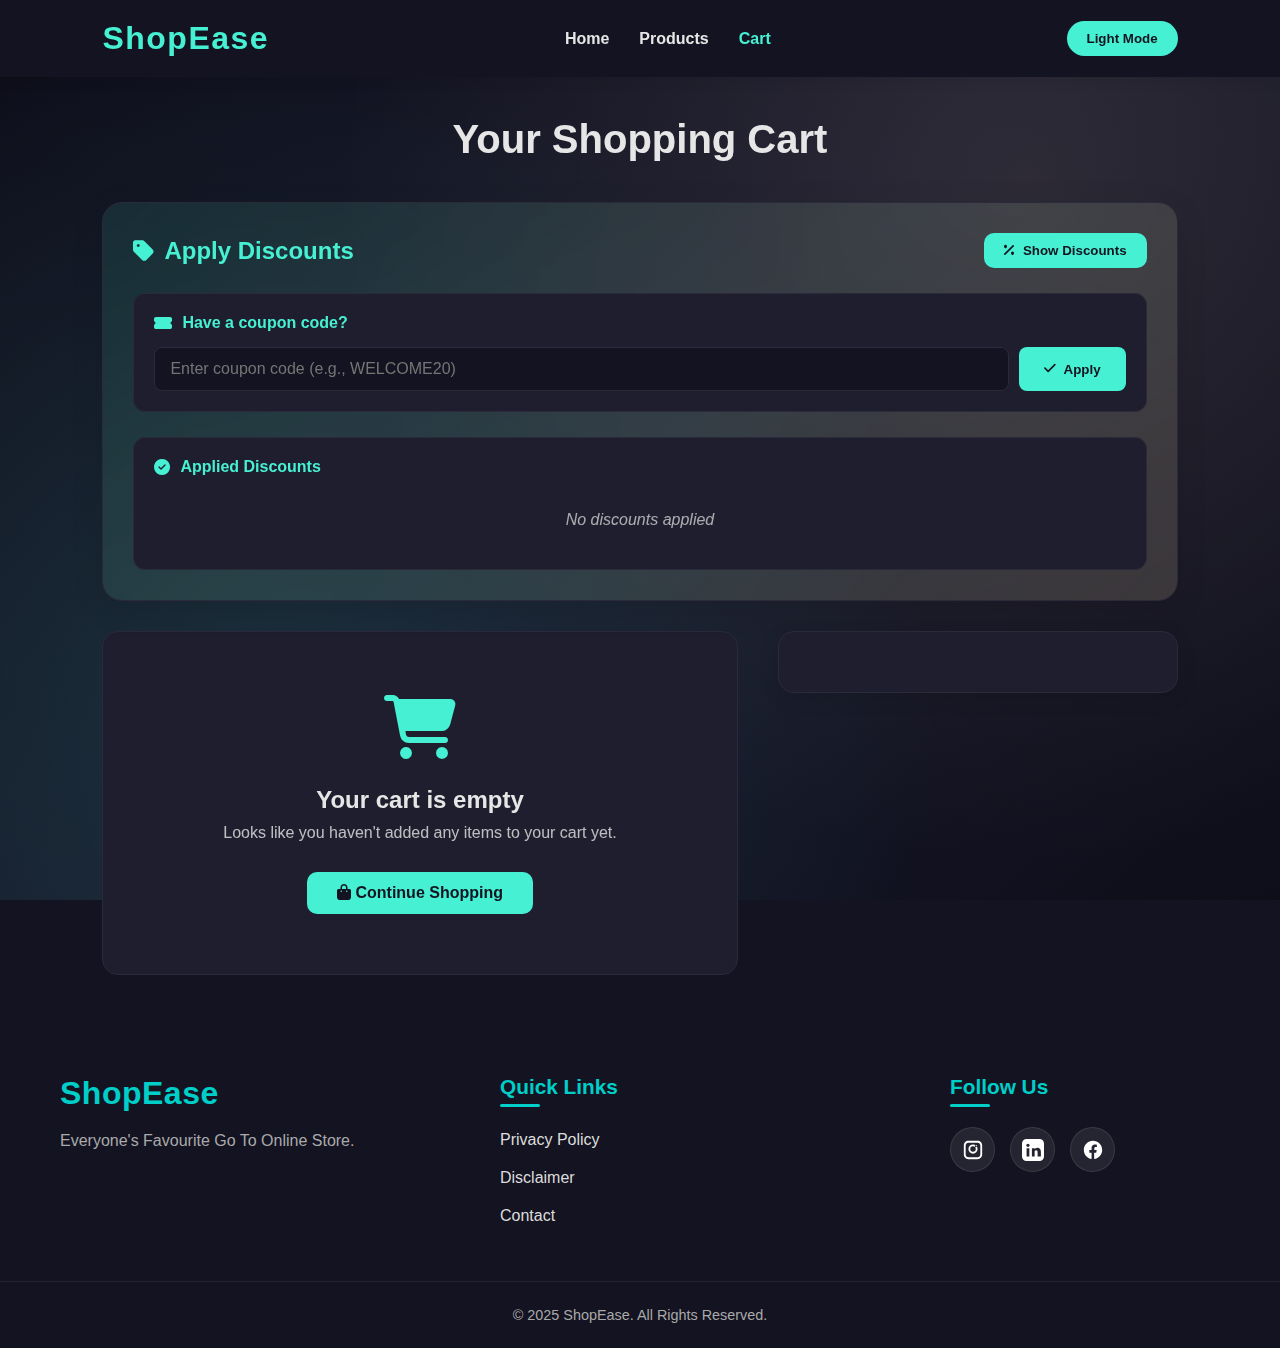
<file: frontend/cart.html>
<!DOCTYPE html>
<html lang="en">
<head>
    <meta charset="UTF-8">
    <meta name="viewport" content="width=device-width, initial-scale=1.0">
    <title>ShopEase - Cart</title>
    <link rel="stylesheet" href="https://cdnjs.cloudflare.com/ajax/libs/font-awesome/6.4.0/css/all.min.css">
    <style>

        
/* ================= FOOTER STYLES ================= */
footer {
  background: #131321;
  color: #ffffff;
  padding: 60px 0 25px;
  position: relative;
}

.footer-content {
  display: flex;
  justify-content: space-between;
  align-items: flex-start;
  flex-wrap: wrap;
  gap: 40px;
  margin-bottom: 40px;
}

.footer-section {
  flex: 1;
  min-width: 250px;
  max-width: 350px;
}

/* Brand Section */
.brand-section {
  flex: 1.5;
   padding-left: 30px; 
}

.footer-logo {
  font-size: 2rem;
  font-weight: 700;
  color: #00b894;
  margin-bottom: 15px;
  letter-spacing: 0.5px;
}

.footer-description {
  color: #cccccc;
  line-height: 1.7;
  font-size: 1rem;
  max-width: 300px;
  opacity: 0.9;
    white-space: nowrap; /* Prevents text from wrapping */
  
}
.footer-content {
  padding-left: 30px; /* This moves everything to the right */
}
/* Links Section */
.links-section {
  padding-left: 20px;
}

.footer-heading {
  font-size: 1.3rem;
  color: #00b894;
  margin-bottom: 20px;
  font-weight: 600;
  position: relative;
  padding-bottom: 8px;
}

.footer-heading::after {
  content: '';
  position: absolute;
  left: 0;
  bottom: 0;
  width: 40px;
  height: 3px;
  background: #00b894;
  border-radius: 2px;
}

.footer-menu {
  list-style: none;
  padding: 0;
  margin: 0;
}

.footer-menu li {
  margin-bottom: 12px;
}

.footer-menu li a {
  color: #dddddd;
  text-decoration: none;
  font-size: 1rem;
  transition: all 0.3s ease;
  display: inline-block;
  padding: 4px 0;
}

.footer-menu li a:hover {
  color: #00b894;
  transform: translateX(8px);
}

/* Social Section */
.social-section {
  padding-left: 20px;
}

.social-icons {
  display: flex;
  gap: 15px;
  margin-top: 10px;
}

.social-icon {
  display: flex;
  align-items: center;
  justify-content: center;
  width: 45px;
  height: 45px;
  background: rgba(255, 255, 255, 0.08);
  border-radius: 50%;
  transition: all 0.3s ease;
  border: 1px solid rgba(255, 255, 255, 0.1);
}

.social-icon:hover {
  background: #00b894;
  transform: translateY(-5px);
  box-shadow: 0 5px 15px rgba(0, 184, 148, 0.3);
  border-color: #00b894;
}

.social-icon svg {
  width: 22px;
  height: 22px;
  fill: #ffffff;
}

/* Copyright */
.copyright {
  text-align: center;
  padding-top: 25px;
  border-top: 1px solid rgba(255, 255, 255, 0.1);
}

.copyright p {
  color: #aaaaaa;
  font-size: 0.9rem;
  margin: 0;
}

/* ================= DARK MODE ================= */
.dark footer {
  background: #131321;
}

.dark .footer-logo,
.dark .footer-heading {
  color: #00cec9;
}

.dark .footer-heading::after {
  background: #00cec9;
}

.dark .footer-menu li a:hover,
.dark .social-icon:hover {
  color: #00cec9;
}

.dark .social-icon:hover {
  background: #00cec9;
  border-color: #00cec9;
}

.dark .footer-description {
  color: #bbbbbb;
}

.dark .copyright {
  border-top-color: rgba(255, 255, 255, 0.08);
}

/* LIGHT MODE - UPDATED COLORS */

.light footer {
  background: #D9A77B;
  color: #5A3A22; /* Add this for overall text color */
}

.light .footer-logo {
  color: #5A3A22; /* Dark brown for logo */
}

.light .footer-heading {
  color: #5A3A22; /* Dark brown for headings */
}

.light .footer-heading::after {
  background: #5A3A22; /* Dark brown underline */
}

.light .footer-description {
  color: #5A3A22; /* Dark brown for description */
  opacity: 0.9; /* Slightly transparent for better readability */
}

/* LINKS - Need lighter color */
.light .footer-menu li a {
  color: #7B5C42; /* Lighter brown for links */
}

.light .footer-menu li a:hover {
  color: #4A2F1E; /* Darker brown on hover */
  transform: translateX(8px);
}

/* SOCIAL ICONS - Need to be visible on beige */
.light .social-icon {
  background: rgba(255, 255, 255, 0.8); /* Semi-transparent white */
  border: 1px solid rgba(90, 58, 34, 0.2); /* Light brown border */
}

.light .social-icon svg {
  fill: #5A3A22; /* Dark brown icons */
}

.light .social-icon:hover {
  background: #5A3A22; /* Dark brown on hover */
  border-color: #5A3A22;
}

.light .social-icon:hover svg {
  fill: #FFFFFF; /* White icons on hover */
}

/* COPYRIGHT TEXT - Needs better contrast */
.light .copyright {
  border-top-color: rgba(90, 58, 34, 0.2); /* Light brown border */
}

.light .copyright p {
  color: #5A3A22; /* Lighter brown for copyright */
  opacity: 0.8;
}
/* ================= RESPONSIVE ================= */
@media (max-width: 992px) {
  .footer-content {
    gap: 30px;
  }
  
  .footer-section {
    min-width: 220px;
  }
}

@media (max-width: 768px) {
  .footer-content {
    flex-direction: column;
    align-items: center;
    text-align: center;
    gap: 40px;
  }
  
  .footer-section {
    width: 100%;
    max-width: 100%;
    padding-left: 0;
  }
  
  .footer-description {
    max-width: 100%;
    margin: 0 auto;
  }
  
  .footer-heading::after {
    left: 50%;
    transform: translateX(-50%);
  }
  
  .footer-menu li a:hover {
    transform: none;
  }
  
  .social-icons {
    justify-content: center;
  }
}
        .discount-min-quantity {
            font-size: 0.85rem;
            padding: 5px 10px;
            border-radius: 8px;
            margin: 8px 0;
            display: flex;
            align-items: center;
            gap: 5px;
        }

        .discount-min-quantity.applicable {
            background: rgba(70, 240, 210, 0.2);
            color: var(--success);
            border: 1px solid rgba(70, 240, 210, 0.3);
        }

        .discount-min-quantity.not-applicable {
            background: rgba(255, 107, 139, 0.2);
            color: var(--error);
            border: 1px solid rgba(255, 107, 139, 0.3);
        }

        .apply-discount-btn.disabled {
            opacity: 0.5;
            cursor: not-allowed;
            background: var(--border) !important;
        }

        .apply-discount-btn.disabled:hover {
            background: var(--border) !important;
            transform: none !important;
        }
        
        :root {
            --bg: #131321;
            --text: #E6E6E6;
            --accent: #46F0D2;
            --accent-secondary: #131321;
            --card: #1E1E2E;
            --border: #2A2A3A;
            --logo-color: #46F0D2;
            --luxury-bg-1: rgba(70,240,210,0.10);
            --luxury-bg-2: rgba(251,226,180,0.15);
            --luxury-shape-1: rgba(70,240,210,0.30);
            --luxury-shape-2: rgba(251,226,180,0.28);
            --luxury-ring: rgba(251,226,180,0.65);
            --luxury-ring-glow: rgba(251,226,180,0.40);
            --success: #46F0D2;
            --error: #FF6B8B;
            --warning: #FFD166;
            --info: #667eea;
        }

        body.light {
            --bg: #D9A77B;
            --text: #5A3A22;
            --accent: #5A3A22;
            --accent-secondary: #E7C9A4;
            --card: #F3D7B9;
            --border: #CFA97E;
            --logo-color: #5A3A22;
            --luxury-bg-1: rgba(90,58,34,0.15);
            --luxury-bg-2: rgba(201,150,106,0.20);
            --luxury-shape-1: rgba(90,58,34,0.35);
            --luxury-shape-2: rgba(250, 186, 130, 0.644);
            --luxury-ring: rgba(255,220,150,0.65);
            --luxury-ring-glow: rgba(255,220,150,0.45);
            --success: #2D936C;
            --error: #D72638;
            --warning: #D9A77B;
            --info: #5A3A22;
        }

        * {
            margin: 0;
            padding: 0;
            box-sizing: border-box;
            font-family: "Poppins", sans-serif;
        }

        body {
            background: var(--bg);
            color: var(--text);
            transition: 0.4s ease;
            position: relative;
            overflow-x: hidden;
            min-height: 100vh;
        }

        .background-container {
            position: fixed;
            top: 0;
            left: 0;
            width: 100%;
            height: 100%;
            z-index: -2;
            overflow: hidden;
        }

        .dark-bg {
            position: absolute;
            top: 0;
            left: 0;
            width: 100%;
            height: 100%;
            background:
                radial-gradient(circle at 20% 80%, rgba(70,240,210,0.12) 0%, transparent 55%),
                radial-gradient(circle at 80% 20%, rgba(251,226,180,0.10) 0%, transparent 55%),
                linear-gradient(135deg, #0E0E1A 0%, #17172A 50%, #0E0E1A 100%);
        }

        .light-bg {
            position: absolute;
            top: 0;
            left: 0;
            width: 100%;
            height: 100%;
            background:
                radial-gradient(circle at 20% 80%, rgba(90,58,34,0.10) 0%, transparent 55%),
                radial-gradient(circle at 70% 20%, rgba(201,150,106,0.10) 0%, transparent 55%),
                linear-gradient(135deg, #F3D7B9 0%, #DAA97C 55%, #C79269 100%);
        }

        body.dark .dark-bg { display: block; }
        body.dark .light-bg { display: none; }
        body.light .light-bg { display: block; }
        body.light .dark-bg { display: none; }

        /* NAVBAR */
        .navbar {
            display: flex;
            justify-content: space-between;
            align-items: center;
            padding: 20px 8%;
            background: var(--bg);
            box-shadow: 0 3px 12px rgba(0,0,0,0.08);
            position: sticky;
            top: 0;
            z-index: 10;
        }
        .navbar ul {display:flex; gap:30px; list-style:none;}
        .navbar a {
            color: var(--text);
            font-weight: 600;
            text-decoration:none;
            transition:0.3s;
        }
        .navbar a:hover {color: var(--accent);}        

        .theme-toggle {
            background: var(--accent);
            border:none;
            padding:10px 20px;
            color:var(--bg);
            border-radius:20px;
            cursor:pointer;
            font-weight:600;
            transition:0.3s;
        }

        .logo {
            font-size: 2rem;
            font-weight: 800;
            letter-spacing: 1.5px;
            color: var(--logo-color);
        }

        /* Cart Page Styles */
        .cart-container {
            padding: 40px 8%;
            max-width: 1400px;
            margin: 0 auto;
        }

        .page-title {
            font-size: 2.5rem;
            font-weight: 700;
            text-align: center;
            margin-bottom: 40px;
            color: var(--text);
        }

        .cart-content {
            display: grid;
            grid-template-columns: 1fr 400px;
            gap: 40px;
            align-items: start;
        }

        .cart-items {
            display: flex;
            flex-direction: column;
            gap: 20px;
        }

        .cart-item {
            background: var(--card);
            border-radius: 16px;
            padding: 25px;
            display: flex;
            gap: 20px;
            border: 1px solid var(--border);
            box-shadow: 0 5px 20px rgba(0,0,0,0.1);
            transition: all 0.3s ease;
        }

        .cart-item:hover {
            transform: translateY(-5px);
            box-shadow: 0 8px 25px rgba(0,0,0,0.15);
        }

        .cart-item-image {
            width: 120px;
            height: 120px;
            border-radius: 12px;
            overflow: hidden;
            background: var(--bg);
            flex-shrink: 0;
        }

        .cart-item-image img {
            width: 100%;
            height: 100%;
            object-fit: cover;
        }

        .cart-item-details {
            flex: 1;
            display: flex;
            flex-direction: column;
            gap: 10px;
        }

        .cart-item-name {
            font-size: 1.3rem;
            font-weight: 600;
            color: var(--text);
        }

        .cart-item-category {
            font-size: 0.9rem;
            color: var(--accent);
            text-transform: uppercase;
            letter-spacing: 1px;
        }

        .price-container {
            display: flex;
            align-items: center;
            gap: 10px;
            flex-wrap: wrap;
        }

        .original-price {
            text-decoration: line-through;
            color: var(--text);
            opacity: 0.6;
            font-size: 1rem;
        }

        .discounted-price {
            color: var(--success);
            font-size: 1.4rem;
            font-weight: 700;
        }

        .savings-badge {
            background: var(--success);
            color: var(--bg);
            padding: 4px 10px;
            border-radius: 12px;
            font-size: 0.8rem;
            font-weight: 600;
            display: inline-flex;
            align-items: center;
            gap: 4px;
        }

        .cart-item-controls {
            display: flex;
            align-items: center;
            gap: 15px;
            margin-top: 10px;
        }

        .quantity-controls {
            display: flex;
            align-items: center;
            gap: 12px;
            background: var(--bg);
            border-radius: 10px;
            padding: 8px 15px;
            border: 1px solid var(--border);
        }

        .quantity-btn {
            background: none;
            border: none;
            color: var(--text);
            font-size: 1.2rem;
            cursor: pointer;
            width: 30px;
            height: 30px;
            border-radius: 50%;
            display: flex;
            align-items: center;
            justify-content: center;
            transition: all 0.3s ease;
        }

        .quantity-btn:hover {
            background: var(--accent);
            color: var(--bg);
        }

        .quantity {
            font-size: 1.1rem;
            font-weight: 600;
            min-width: 30px;
            text-align: center;
        }

        .remove-btn {
            background: none;
            border: 2px solid #e74c3c;
            color: #e74c3c;
            padding: 8px 16px;
            border-radius: 8px;
            cursor: pointer;
            font-weight: 600;
            transition: all 0.3s ease;
            margin-left: auto;
        }

        .remove-btn:hover {
            background: #e74c3c;
            color: white;
        }

        /* Discounts Section */
        .discounts-section {
            margin: 30px 0;
            padding: 30px;
            background: linear-gradient(135deg, var(--luxury-bg-1) 0%, var(--luxury-bg-2) 100%);
            border-radius: 20px;
            border: 1px solid var(--border);
            backdrop-filter: blur(10px);
            box-shadow: 0 8px 32px rgba(0,0,0,0.1);
        }

        .discounts-header {
            display: flex;
            justify-content: space-between;
            align-items: center;
            margin-bottom: 25px;
        }

        .discounts-header h3 {
            font-size: 1.5rem;
            color: var(--accent);
            display: flex;
            align-items: center;
            gap: 10px;
        }

        .discounts-toggle {
            background: var(--accent);
            color: var(--bg);
            border: none;
            padding: 10px 20px;
            border-radius: 10px;
            cursor: pointer;
            font-weight: 600;
            display: flex;
            align-items: center;
            gap: 8px;
            transition: all 0.3s ease;
        }

        .discounts-toggle:hover {
            transform: translateY(-2px);
            box-shadow: 0 5px 15px rgba(70, 240, 210, 0.3);
        }

        .discounts-container {
            display: grid;
            grid-template-columns: 1fr 1fr;
            gap: 20px;
            margin-bottom: 25px;
        }

        .discount-card {
            background: var(--card);
            border-radius: 12px;
            padding: 20px;
            border: 1px solid var(--border);
            transition: all 0.3s ease;
            position: relative;
            overflow: hidden;
        }

        .discount-card:hover {
            transform: translateY(-3px);
            box-shadow: 0 8px 25px rgba(0,0,0,0.15);
        }

        .discount-card.active {
            border-color: var(--success);
            box-shadow: 0 0 0 2px rgba(70, 240, 210, 0.3);
        }

        .discount-badge {
            position: absolute;
            top: 10px;
            right: 10px;
            background: var(--success);
            color: var(--bg);
            padding: 4px 12px;
            border-radius: 15px;
            font-size: 0.8rem;
            font-weight: 600;
            display: flex;
            align-items: center;
            gap: 5px;
        }

        .discount-title {
            font-size: 1.1rem;
            font-weight: 600;
            margin-bottom: 8px;
            color: var(--text);
        }

        .discount-description {
            font-size: 0.9rem;
            color: var(--text);
            opacity: 0.8;
            margin-bottom: 15px;
            line-height: 1.5;
        }

        .discount-expiry {
            font-size: 0.8rem;
            color: var(--text);
            opacity: 0.6;
            margin-bottom: 15px;
        }

        .apply-discount-btn {
            width: 100%;
            padding: 10px;
            background: var(--accent);
            color: var(--bg);
            border: none;
            border-radius: 8px;
            cursor: pointer;
            font-weight: 600;
            transition: all 0.3s ease;
            display: flex;
            align-items: center;
            justify-content: center;
            gap: 8px;
        }

        .apply-discount-btn:hover {
            background: var(--text);
        }

        .apply-discount-btn.applied {
            background: var(--success);
        }

        .apply-discount-btn.applied:hover {
            background: #3BD9C0;
        }

        .coupon-section {
            background: var(--card);
            border-radius: 12px;
            padding: 20px;
            margin-top: 20px;
            border: 1px solid var(--border);
        }

        .coupon-section h4 {
            margin-bottom: 15px;
            color: var(--accent);
            display: flex;
            align-items: center;
            gap: 10px;
        }

        .coupon-input-group {
            display: flex;
            gap: 10px;
        }

        #couponCode {
            flex: 1;
            padding: 12px 15px;
            border: 1px solid var(--border);
            border-radius: 8px;
            background: var(--bg);
            color: var(--text);
            font-size: 1rem;
        }

        .coupon-btn {
            padding: 12px 25px;
            background: var(--accent);
            color: var(--bg);
            border: none;
            border-radius: 8px;
            cursor: pointer;
            font-weight: 600;
            display: flex;
            align-items: center;
            gap: 8px;
            transition: all 0.3s ease;
        }

        .coupon-btn:hover {
            background: var(--text);
            transform: translateY(-2px);
        }

        .coupon-message {
            margin-top: 10px;
            padding: 10px 15px;
            border-radius: 8px;
            font-size: 0.9rem;
            display: none;
        }

        .coupon-message.success {
            background: rgba(70, 240, 210, 0.2);
            border: 1px solid var(--success);
            color: var(--success);
            display: block;
        }

        .coupon-message.error {
            background: rgba(255, 107, 139, 0.2);
            border: 1px solid var(--error);
            color: var(--error);
            display: block;
        }

        .coupon-message.info {
            background: rgba(102, 126, 234, 0.2);
            border: 1px solid var(--info);
            color: var(--info);
            display: block;
        }

        .applied-discounts {
            margin-top: 25px;
            padding: 20px;
            background: var(--card);
            border-radius: 12px;
            border: 1px solid var(--border);
        }

        .applied-discounts h4 {
            margin-bottom: 15px;
            color: var(--accent);
            display: flex;
            align-items: center;
            gap: 10px;
        }

        .applied-discount-item {
            display: flex;
            justify-content: space-between;
            align-items: center;
            padding: 12px 15px;
            background: rgba(70, 240, 210, 0.1);
            border-radius: 8px;
            margin-bottom: 10px;
            border: 1px solid rgba(70, 240, 210, 0.2);
        }

        .applied-discount-item:last-child {
            margin-bottom: 0;
        }

        .applied-discount-name {
            font-weight: 500;
        }

        .applied-discount-value {
            color: var(--success);
            font-weight: 600;
        }

        .remove-discount-btn {
            background: rgba(255, 107, 139, 0.2);
            color: var(--error);
            border: 1px solid rgba(255, 107, 139, 0.3);
            border-radius: 50%;
            width: 30px;
            height: 30px;
            cursor: pointer;
            display: flex;
            align-items: center;
            justify-content: center;
            transition: all 0.3s ease;
        }

        .remove-discount-btn:hover {
            background: rgba(255, 107, 139, 0.4);
        }

        .no-discounts {
            text-align: center;
            padding: 20px;
            opacity: 0.7;
            font-style: italic;
        }

        /* Cart Summary */
        .cart-summary {
            background: var(--card);
            border-radius: 16px;
            padding: 30px;
            border: 1px solid var(--border);
            box-shadow: 0 5px 20px rgba(0,0,0,0.1);
            position: sticky;
            top: 100px;
        }

        .summary-title {
            font-size: 1.5rem;
            font-weight: 700;
            margin-bottom: 20px;
            color: var(--text);
            text-align: center;
        }

        .summary-row {
            display: flex;
            justify-content: space-between;
            align-items: center;
            padding: 12px 0;
            border-bottom: 1px solid var(--border);
        }

        .summary-row:last-child {
            border-bottom: none;
            font-weight: 700;
            font-size: 1.2rem;
            color: var(--accent);
        }

        .summary-label {
            color: var(--text);
            opacity: 0.8;
        }

        .summary-value {
            font-weight: 600;
            color: var(--text);
        }

        .total-savings {
            color: var(--success) !important;
            font-weight: 700;
        }

        .checkout-btn {
            width: 100%;
            padding: 16px;
            background: var(--accent);
            color: var(--bg);
            border: none;
            border-radius: 12px;
            font-size: 1.1rem;
            font-weight: 600;
            cursor: pointer;
            transition: all 0.3s ease;
            margin-top: 20px;
            display: flex;
            align-items: center;
            justify-content: center;
            gap: 10px;
        }

        .checkout-btn:hover {
            background: var(--text);
            transform: translateY(-2px);
            box-shadow: 0 5px 15px rgba(0,0,0,0.2);
        }

        .empty-cart {
            text-align: center;
            padding: 60px 20px;
            background: var(--card);
            border-radius: 16px;
            border: 1px solid var(--border);
        }

        .empty-cart-icon {
            font-size: 4rem;
            color: var(--accent);
            margin-bottom: 20px;
        }

        .empty-cart h3 {
            font-size: 1.5rem;
            margin-bottom: 10px;
            color: var(--text);
        }

        .empty-cart p {
            color: var(--text);
            opacity: 0.8;
            margin-bottom: 30px;
        }

        .continue-shopping {
            background: var(--accent);
            color: var(--bg);
            border: none;
            padding: 12px 30px;
            border-radius: 10px;
            font-weight: 600;
            cursor: pointer;
            text-decoration: none;
            display: inline-block;
            transition: all 0.3s ease;
        }

        .continue-shopping:hover {
            background: var(--text);
            transform: translateY(-2px);
        }

        /* Responsive Design */
        @media (max-width: 1100px) {
            .discounts-container {
                grid-template-columns: 1fr;
            }
        }

        @media (max-width: 968px) {
            .cart-content {
                grid-template-columns: 1fr;
                gap: 30px;
            }
            
            .cart-summary {
                position: static;
            }
            
            .discounts-container {
                grid-template-columns: 1fr 1fr;
            }
        }

        @media (max-width: 768px) {
            .cart-container {
                padding: 20px 5%;
            }
            
            .cart-item {
                flex-direction: column;
                text-align: center;
            }
            
            .cart-item-image {
                align-self: center;
            }
            
            .cart-item-controls {
                justify-content: center;
            }
            
            .remove-btn {
                margin-left: 0;
            }
            
            .discounts-container {
                grid-template-columns: 1fr;
            }
        }

        @media (max-width: 480px) {
            .cart-container {
                padding: 20px 3%;
            }
            
            .page-title {
                font-size: 2rem;
            }
            
            .cart-item {
                padding: 20px;
            }
            
            .cart-item-image {
                width: 100px;
                height: 100px;
            }
            
            .coupon-input-group {
                flex-direction: column;
            }
        }

        /* Notification */
        .cart-notification {
            position: fixed;
            top: 100px;
            right: 20px;
            background: var(--success);
            color: var(--bg);
            border-radius: 12px;
            padding: 1rem;
            box-shadow: 0 10px 30px rgba(0,0,0,0.2);
            z-index: 1000;
            animation: slideInRight 0.3s ease;
            max-width: 300px;
        }

        @keyframes slideInRight {
            from {
                transform: translateX(100%);
                opacity: 0;
            }
            to {
                transform: translateX(0);
                opacity: 1;
            }
        }

        /* Custom Modal Styles - Updated */
        .custom-modal {
            position: fixed;
            top: 0;
            left: 0;
            width: 100%;
            height: 100%;
            z-index: 1000;
            display: none;
        }

        .custom-modal.show {
            display: block;
        }

        .modal-overlay {
            position: absolute;
            top: 0;
            left: 0;
            width: 100%;
            height: 100%;
            background: rgba(0, 0, 0, 0.7);
            backdrop-filter: blur(5px);
        }

        .modal-content {
            position: absolute;
            top: 50%;
            left: 50%;
            transform: translate(-50%, -50%);
            background: var(--card);
            border-radius: 20px;
            width: 90%;
            max-width: 500px;
            box-shadow: 0 20px 60px rgba(0, 0, 0, 0.3);
            overflow: hidden;
            animation: modalSlideIn 0.4s ease;
            border: 1px solid var(--border);
        }

        @keyframes modalSlideIn {
            from {
                opacity: 0;
                transform: translate(-50%, -60%);
            }
            to {
                opacity: 1;
                transform: translate(-50%, -50%);
            }
        }

        .modal-header {
            background: linear-gradient(135deg, var(--accent) 0%, var(--success) 100%);
            color: var(--bg);
            padding: 25px;
            display: flex;
            justify-content: space-between;
            align-items: center;
        }

        .modal-header h3 {
            margin: 0;
            font-size: 1.3rem;
            font-weight: 600;
            display: flex;
            align-items: center;
            gap: 12px;
        }

        .modal-close {
            background: rgba(255, 255, 255, 0.2);
            border: none;
            color: white;
            font-size: 20px;
            cursor: pointer;
            padding: 8px;
            border-radius: 50%;
            width: 40px;
            height: 40px;
            display: flex;
            align-items: center;
            justify-content: center;
            transition: all 0.3s ease;
        }

        .modal-close:hover {
            background: rgba(255, 255, 255, 0.3);
            transform: rotate(90deg);
        }

        .modal-body {
            padding: 30px;
        }

        .confirmation-message {
            background: linear-gradient(135deg, var(--luxury-bg-1) 0%, var(--luxury-bg-2) 100%);
            padding: 20px;
            border-radius: 12px;
            margin-bottom: 25px;
            border-left: 4px solid var(--accent);
        }

        .confirmation-message p {
            margin: 0;
            display: flex;
            align-items: flex-start;
            gap: 12px;
            line-height: 1.6;
            color: var(--text);
            font-size: 1rem;
        }

        .confirmation-message i {
            color: var(--accent);
            margin-top: 4px;
            font-size: 1.2rem;
        }

        #currentDiscountName,
        #newDiscountName {
            font-weight: 700;
            color: var(--accent);
        }

        .discount-comparison {
            display: flex;
            align-items: center;
            justify-content: space-between;
            background: var(--bg);
            padding: 25px;
            border-radius: 15px;
            margin: 25px 0;
            border: 1px solid var(--border);
        }

        .current-discount,
        .new-discount {
            flex: 1;
            text-align: center;
            padding: 15px;
            border-radius: 10px;
            transition: all 0.3s ease;
        }

        .current-discount {
            background: rgba(255, 107, 139, 0.1);
            border: 1px solid rgba(255, 107, 139, 0.2);
        }

        .new-discount {
            background: rgba(70, 240, 210, 0.1);
            border: 1px solid rgba(70, 240, 210, 0.2);
        }

        .discount-label {
            font-size: 13px;
            color: var(--text);
            margin-bottom: 10px;
            text-transform: uppercase;
            letter-spacing: 1px;
            font-weight: 600;
            opacity: 0.8;
        }

        .discount-value {
            font-size: 22px;
            font-weight: 800;
            color: var(--success);
        }

        .current-discount .discount-value {
            color: var(--error);
        }

        .arrow-icon {
            padding: 0 25px;
            color: var(--accent);
            font-size: 28px;
            opacity: 0.7;
        }

        .modal-footer {
            padding: 25px;
            background: var(--bg);
            border-top: 1px solid var(--border);
            display: flex;
            gap: 15px;
            justify-content: flex-end;
        }

        .modal-btn {
            padding: 14px 30px;
            border: none;
            border-radius: 10px;
            cursor: pointer;
            font-weight: 600;
            display: flex;
            align-items: center;
            gap: 10px;
            transition: all 0.3s ease;
            font-size: 15px;
            min-width: 150px;
            justify-content: center;
        }

        .cancel-btn {
            background: var(--card);
            color: var(--text);
            border: 1px solid var(--border);
        }

        .cancel-btn:hover {
            background: var(--border);
            transform: translateY(-2px);
            box-shadow: 0 5px 15px rgba(0,0,0,0.1);
        }

        .confirm-btn {
            background: linear-gradient(135deg, var(--accent) 0%, var(--success) 100%);
            color: var(--bg);
        }

        .confirm-btn:hover {
            transform: translateY(-2px);
            box-shadow: 0 8px 20px rgba(70, 240, 210, 0.3);
        }

        /* Light mode adjustments */
        body.light .confirmation-message {
            background: rgba(90,58,34,0.08);
            border-left: 4px solid var(--accent);
        }

        body.light .discount-comparison {
            background: var(--accent-secondary);
        }

        body.light .modal-footer {
            background: var(--accent-secondary);
        }

        body.light .cancel-btn {
            background: var(--card);
        }
    </style>
</head>
<body class="dark">

<div class="background-container">
    <div class="dark-bg"></div>
    <div class="light-bg"></div>
</div>

<header>
    <nav class="navbar">
        <h2 class="logo">ShopEase</h2>
        <ul>
            <li><a href="index.html">Home</a></li>
            <li><a href="products.html">Products</a></li>
            <li><a href="cart.html" style="color: var(--accent);">Cart</a></li>
        </ul>
        <button class="theme-toggle" id="themeToggle">Light Mode</button>
    </nav>
</header>

<div class="cart-container">
    <h2 class="page-title">Your Shopping Cart</h2>
    
    <!-- Discounts Section -->
    <div class="discounts-section">
        <div class="discounts-header">
            <h3><i class="fas fa-tag"></i> Apply Discounts</h3>
            <button class="discounts-toggle" onclick="discountManager.toggleDiscounts()">
                <i class="fas fa-percentage"></i> Show Discounts
            </button>
        </div>
        
        <div class="discounts-container" id="discountsContainer" style="display: none;">
            <!-- Discount cards will be loaded here -->
        </div>
        
        <div class="coupon-section">
            <h4><i class="fas fa-ticket-alt"></i> Have a coupon code?</h4>
            <div class="coupon-input-group">
                <input type="text" id="couponCode" placeholder="Enter coupon code (e.g., WELCOME20)">
                <button class="coupon-btn" onclick="discountManager.applyCoupon()">
                    <i class="fas fa-check"></i> Apply
                </button>
            </div>
            <div id="couponMessage" class="coupon-message"></div>
        </div>
        
        <div class="applied-discounts" id="appliedDiscounts">
            <h4><i class="fas fa-check-circle"></i> Applied Discounts</h4>
            <div id="appliedDiscountsList">
                <p class="no-discounts">No discounts applied</p>
            </div>
        </div>
    </div>
    
    <div class="cart-content">
        <div class="cart-items" id="cartItems">
            <!-- Cart items will be loaded here -->
        </div>
        
        <div class="cart-summary" id="cartSummary">
            <!-- Cart summary will be loaded here -->
        </div>
    </div>
</div>

<!-- Custom Confirmation Modal -->
<div id="discountConfirmationModal" class="custom-modal" style="display: none;">
    <div class="modal-overlay"></div>
    <div class="modal-content">
        <div class="modal-header">
            <h3>
                <i class="fas fa-exchange-alt"></i>
                Replace Discount?
            </h3>
            <button class="modal-close" onclick="closeConfirmationModal()">
                <i class="fas fa-times"></i>
            </button>
        </div>
        <div class="modal-body">
            <div class="confirmation-message">
                <p>
                    <i class="fas fa-info-circle"></i>
                    You already have "<span id="currentDiscountName"></span>" applied.
                    Would you like to replace it with "<span id="newDiscountName"></span>"?
                </p>
            </div>
            
            <div class="discount-comparison">
                <div class="current-discount">
                    <div class="discount-label">Current Discount:</div>
                    <div class="discount-value" id="currentDiscountValue"></div>
                </div>
                <div class="arrow-icon">
                    <i class="fas fa-long-arrow-alt-right"></i>
                </div>
                <div class="new-discount">
                    <div class="discount-label">New Discount:</div>
                    <div class="discount-value" id="newDiscountValue"></div>
                </div>
            </div>
        </div>
        <div class="modal-footer">
            <button class="modal-btn cancel-btn" onclick="closeConfirmationModal()">
                <i class="fas fa-times"></i>
                Cancel
            </button>
            <button class="modal-btn confirm-btn" id="confirmReplaceBtn">
                <i class="fas fa-check"></i>
                Replace Discount
            </button>
        </div>
    </div>
</div>

<script>
// API Configuration
const API_BASE_URL = 'http://localhost:5000/api';

// Get or create session ID
function getSessionId() {
    let sessionId = localStorage.getItem('shopease_session_id');
    if (!sessionId) {
        sessionId = 'session_' + Date.now() + '_' + Math.random().toString(36).substr(2, 9);
        localStorage.setItem('shopease_session_id', sessionId);
    }
    return sessionId;
}

// Modal control functions
function closeConfirmationModal() {
    const modal = document.getElementById('discountConfirmationModal');
    modal.classList.remove('show');
    modal.style.display = 'none';
    
    // Clear pending discounts
    if (discountManager) {
        discountManager.pendingDiscount = null;
        discountManager.pendingCoupon = null;
    }
}

// Discount Manager - Modified for single coupon application
class DiscountManager {
    constructor() {
        this.activeDiscounts = [];
        this.appliedDiscounts = [];
        this.cartItems = [];
        this.pendingDiscount = null; // Store pending discount
        this.pendingCoupon = null; // Store pending coupon
        this.init();
    }

    async init() {
        await this.loadActiveDiscounts();
        await this.loadCart();
        this.setupEventListeners();
    }

    async loadCart() {
        try {
            const sessionId = getSessionId();
            const response = await fetch(`${API_BASE_URL}/cart?session_id=${sessionId}`);
            const data = await response.json();
            
            if (data.success) {
                this.cartItems = data.items;
                this.updateCartPrices();
            }
        } catch (error) {
            console.error('Error loading cart:', error);
        }
    }

    // Helper method to get total quantity in cart
    getTotalCartQuantity() {
        return this.cartItems.reduce((total, item) => total + item.quantity, 0);
    }

    // Helper method to check if a discount is a bundle discount
    isBundleDiscount(discount) {
        return discount.code === 'BUNDLE' || 
               (discount.name && discount.name.toLowerCase().includes('bundle'));
    }

   async loadActiveDiscounts() {
    try {
        const response = await fetch(`${API_BASE_URL}/discounts/active`);
        const data = await response.json();
        
        if (data.discounts) {
            this.activeDiscounts = data.discounts;
            
            // Filter out Bulk Discount and keep only Bundle Discount
            this.activeDiscounts = this.activeDiscounts.filter(discount => {
                // Remove "Bulk Discount" if it exists
                if (discount.name === 'Bulk Discount' || 
                    (discount.description && discount.description.includes('Buy 3+ items'))) {
                    return false;
                }
                return true;
            });
            
            // Check if we still have a bundle discount from API
            const hasBundleDiscount = this.activeDiscounts.some(d => 
                d.code === 'BUNDLE' || 
                (d.name && d.name.includes('Bundle'))
            );
            
            // If no bundle discount exists, add the Bundle Discount
            if (!hasBundleDiscount) {
                this.activeDiscounts.push({
                    id: 'bundle_discount_' + Date.now(),
                    name: 'Bundle Discount',
                    type: 'percentage',
                    value: 20,
                    description: 'Get 20% off when you buy 3 or more items',
                    code: 'BUNDLE',
                    min_quantity: 3,
                    expires: '2024-12-31'
                });
            }
            
            this.renderDiscounts();
        }
    } catch (error) {
        console.error('Error loading discounts:', error);
        // Fallback discounts if API fails - ONLY include Bundle Discount
        this.activeDiscounts = [
            {
                id: 'bundle_discount',
                name: 'Bundle Discount',
                type: 'percentage',
                value: 20,
                description: 'Get 20% off when you buy 3 or more items',
                code: 'BUNDLE',
                min_quantity: 3,
                expires: '2024-12-31'
            }
        ];
        this.renderDiscounts();
    }
}

    renderDiscounts() {
        const container = document.getElementById('discountsContainer');
        if (!container) return;

        // Filter out duplicate bundle discounts
        const seenBundleDiscounts = new Set();
        const discountsToShow = [];
        
        for (const discount of this.activeDiscounts) {
            if (this.isBundleDiscount(discount)) {
                // Only show one bundle discount
                if (!seenBundleDiscounts.has('bundle')) {
                    seenBundleDiscounts.add('bundle');
                    discountsToShow.push(discount);
                }
            } else {
                discountsToShow.push(discount);
            }
        }

        container.innerHTML = discountsToShow.map(discount => {
            const isApplied = this.appliedDiscounts.some(d => d.id === discount.id);
            const isBundle = this.isBundleDiscount(discount);
            const minQuantity = discount.min_quantity || (isBundle ? 3 : 0);
            const totalQuantity = this.getTotalCartQuantity();
            const isApplicable = !isBundle || (isBundle && totalQuantity >= minQuantity);
            
            return `
            <div class="discount-card ${isApplied ? 'active' : ''}" data-discount-id="${discount.id}">
                <div class="discount-badge">
                    <i class="fas ${discount.type === 'percentage' ? 'fa-percentage' : 
                                    discount.type === 'fixed' ? 'fa-dollar-sign' : 
                                    'fa-boxes'}"></i>
                    ${discount.type === 'percentage' ? `${discount.value}%` : 
                     discount.type === 'fixed' ? `$${discount.value}` : 
                     `${discount.value}% off`}
                </div>
                <div class="discount-title">${discount.name}</div>
                <div class="discount-description">${discount.description}</div>
                
                ${minQuantity >= 3 ? `
                <div class="discount-min-quantity ${isApplicable ? 'applicable' : 'not-applicable'}">
                    <i class="fas ${isApplicable ? 'fa-check-circle' : 'fa-exclamation-circle'}"></i>
                    ${isApplicable ? 
                      `✓ Requires ${minQuantity}+ items (You have ${totalQuantity})` : 
                      `✗ Requires ${minQuantity}+ items (You have ${totalQuantity})`}
                </div>
                ` : ''}
                
                ${discount.expires ? `<div class="discount-expiry">Expires: ${discount.expires}</div>` : ''}
                
                <button class="apply-discount-btn ${isApplied ? 'applied' : ''} ${!isApplicable ? 'disabled' : ''}" 
                        onclick="discountManager.applyDiscount(${JSON.stringify(discount.id).replace(/"/g, '&quot;')})"
                        ${isApplied || !isApplicable ? 'disabled' : ''}>
                    <i class="fas ${isApplied ? 'fa-check' : 'fa-plus-circle'}"></i>
                    ${isApplied ? 'Applied' : !isApplicable ? 'Not Eligible' : 'Apply'}
                </button>
            </div>
        `}).join('');
    }

    toggleDiscounts() {
        const container = document.getElementById('discountsContainer');
        const toggleBtn = document.querySelector('.discounts-toggle');
        
        if (container.style.display === 'none') {
            container.style.display = 'grid';
            toggleBtn.innerHTML = '<i class="fas fa-times"></i> Hide Discounts';
        } else {
            container.style.display = 'none';
            toggleBtn.innerHTML = '<i class="fas fa-percentage"></i> Show Discounts';
        }
    }

    async applyDiscount(discountId) {
        // Handle both string and numeric IDs
        const discount = this.activeDiscounts.find(d => 
            String(d.id) === String(discountId) || d.id === discountId
        );
        
        if (!discount) {
            console.error('Discount not found:', discountId);
            return;
        }

        // Check if already applied
        if (this.appliedDiscounts.some(d => d.id === discount.id)) {
            this.showCouponMessage('Discount already applied!', 'info');
            return;
        }

        // Check BUNDLE discount requirements
        if (this.isBundleDiscount(discount)) {
            const totalQuantity = this.getTotalCartQuantity();
            const minQuantity = discount.min_quantity || 3;
            
            if (totalQuantity < minQuantity) {
                this.showCouponMessage(
                    `Bundle discount requires ${minQuantity} or more items in cart. You have ${totalQuantity} items.`, 
                    'error'
                );
                return;
            }
        }

        // Check if any discount is already applied
        if (this.appliedDiscounts.length > 0) {
            const currentDiscount = this.appliedDiscounts[0];
            this.pendingDiscount = discount;
            this.showConfirmationModal(currentDiscount, discount, 'discount');
            return;
        }

        // If no discount applied, apply immediately
        this.appliedDiscounts.push(discount);
        this.updateAppliedDiscounts();
        await this.updateCartPrices();
        
        this.renderDiscounts();
        this.showCouponMessage(`${discount.name} applied successfully!`, 'success');
        showNotification('Discount applied!');
    }

    async applyCoupon() {
        const couponCode = document.getElementById('couponCode').value.trim().toUpperCase();
        if (!couponCode) {
            this.showCouponMessage('Please enter a coupon code', 'error');
            return;
        }

        try {
            const response = await fetch(`${API_BASE_URL}/discounts/validate-coupon`, {
                method: 'POST',
                headers: {
                    'Content-Type': 'application/json',
                },
                body: JSON.stringify({ coupon_code: couponCode })
            });

            const data = await response.json();
            
            if (data.valid) {
                // Check if coupon already applied
                if (this.appliedDiscounts.some(d => d.code === couponCode)) {
                    this.showCouponMessage('Coupon already applied!', 'info');
                    return;
                }

                const newCoupon = {
                    id: `coupon_${Date.now()}`,
                    name: data.coupon.name || 'Coupon Discount',
                    type: data.coupon.type,
                    value: data.coupon.percentage || data.coupon.amount,
                    description: data.coupon.description,
                    code: couponCode,
                    min_quantity: data.coupon.min_quantity || null
                };

                // Check BUNDLE coupon requirements
                if (couponCode === 'BUNDLE' || couponCode === 'BULK') {
                    const totalQuantity = this.getTotalCartQuantity();
                    const minQuantity = newCoupon.min_quantity || 3;
                    
                    if (totalQuantity < minQuantity) {
                        this.showCouponMessage(
                            `Bundle coupon requires ${minQuantity} or more items in cart. You have ${totalQuantity} items.`, 
                            'error'
                        );
                        return;
                    }
                }

                // Check if any discount is already applied
                if (this.appliedDiscounts.length > 0) {
                    const currentDiscount = this.appliedDiscounts[0];
                    this.pendingCoupon = newCoupon;
                    this.showConfirmationModal(currentDiscount, newCoupon, 'coupon');
                    return;
                }

                // If no discount applied, apply immediately
                this.appliedDiscounts.push(newCoupon);
                this.updateAppliedDiscounts();
                await this.updateCartPrices();
                document.getElementById('couponCode').value = '';
                this.showCouponMessage('Coupon applied successfully!', 'success');
                showNotification('Coupon applied!');
            } else {
                this.showCouponMessage(data.message, 'error');
            }
        } catch (error) {
            console.error('Error applying coupon:', error);
            
            // Handle BUNDLE coupon locally if API fails
            if (couponCode === 'BUNDLE') {
                const totalQuantity = this.getTotalCartQuantity();
                if (totalQuantity < 3) {
                    this.showCouponMessage(
                        `Bundle coupon requires 3 or more items in cart. You have ${totalQuantity} items.`, 
                        'error'
                    );
                    return;
                }
                
                // Check if BUNDLE already applied
                if (this.appliedDiscounts.some(d => d.code === 'BUNDLE')) {
                    this.showCouponMessage('Bundle coupon already applied!', 'info');
                    return;
                }

                const newCoupon = {
                    id: `coupon_${Date.now()}`,
                    name: 'Bundle Discount',
                    type: 'percentage',
                    value: 20,
                    description: '20% off when you buy 3 or more items',
                    code: 'BUNDLE',
                    min_quantity: 3
                };

                // Check if any discount is already applied
                if (this.appliedDiscounts.length > 0) {
                    const currentDiscount = this.appliedDiscounts[0];
                    this.pendingCoupon = newCoupon;
                    this.showConfirmationModal(currentDiscount, newCoupon, 'coupon');
                    return;
                }

                // If no discount applied, apply immediately
                this.appliedDiscounts.push(newCoupon);
                this.updateAppliedDiscounts();
                await this.updateCartPrices();
                document.getElementById('couponCode').value = '';
                this.showCouponMessage('Bundle coupon applied successfully!', 'success');
                showNotification('Bundle coupon applied!');
            } else {
                this.showCouponMessage('Invalid coupon code', 'error');
            }
        }
    }

    showConfirmationModal(currentDiscount, newDiscount, type) {
        // Set modal content
        document.getElementById('currentDiscountName').textContent = currentDiscount.name;
        document.getElementById('newDiscountName').textContent = newDiscount.name;
        
        // Format discount values for display
        const currentValue = currentDiscount.type === 'percentage' ? 
            `${currentDiscount.value}% OFF` : 
            `$${currentDiscount.value} OFF`;
        
        const newValue = newDiscount.type === 'percentage' ? 
            `${newDiscount.value}% OFF` : 
            `$${newDiscount.value} OFF`;
        
        document.getElementById('currentDiscountValue').textContent = currentValue;
        document.getElementById('newDiscountValue').textContent = newValue;
        
        // Set up confirm button handler
        const confirmBtn = document.getElementById('confirmReplaceBtn');
        const manager = this; // Store reference to this
        
        confirmBtn.onclick = function() {
            if (type === 'discount') {
                manager.confirmReplaceDiscount();
            } else {
                manager.confirmReplaceCoupon();
            }
        };
        
        // Show modal
        const modal = document.getElementById('discountConfirmationModal');
        modal.classList.add('show');
        modal.style.display = 'block';
    }

    confirmReplaceDiscount() {
        if (!this.pendingDiscount) return;
        
        // Remove current discount
        const currentDiscountId = this.appliedDiscounts[0]?.id;
        if (currentDiscountId) {
            this.removeDiscount(currentDiscountId);
        }
        
        // Apply new discount
        this.appliedDiscounts.push(this.pendingDiscount);
        this.updateAppliedDiscounts();
        this.updateCartPrices();
        this.renderDiscounts();
        
        this.showCouponMessage(`Replaced with ${this.pendingDiscount.name}`, 'success');
        showNotification('Discount replaced!');
        
        this.pendingDiscount = null;
        closeConfirmationModal();
    }

    confirmReplaceCoupon() {
        if (!this.pendingCoupon) return;
        
        // Remove current discount
        const currentDiscountId = this.appliedDiscounts[0]?.id;
        if (currentDiscountId) {
            this.removeDiscount(currentDiscountId);
        }
        
        // Apply new coupon
        this.appliedDiscounts.push(this.pendingCoupon);
        this.updateAppliedDiscounts();
        this.updateCartPrices();
        document.getElementById('couponCode').value = '';
        
        this.showCouponMessage(`Coupon applied successfully!`, 'success');
        showNotification('Coupon applied!');
        
        this.pendingCoupon = null;
        closeConfirmationModal();
    }

    updateAppliedDiscounts() {
        const container = document.getElementById('appliedDiscountsList');
        if (!container) return;

        if (this.appliedDiscounts.length === 0) {
            container.innerHTML = '<p class="no-discounts">No discounts applied</p>';
            return;
        }

        // Display only the first applied discount
        const discount = this.appliedDiscounts[0];
        container.innerHTML = `
            <div class="applied-discount-item" data-discount-id="${discount.id}">
                <span class="applied-discount-name">
                    <i class="fas fa-tag"></i>
                    ${discount.name}
                </span>
                <span class="applied-discount-value">
                    ${discount.type === 'percentage' ? `-${discount.value}%` : 
                      discount.type === 'fixed' ? `-$${discount.value}` : 
                      `-${discount.value}%`}
                </span>
                <button class="remove-discount-btn" onclick="discountManager.removeDiscount('${discount.id}')">
                    <i class="fas fa-times"></i>
                </button>
            </div>
        `;
    }

    removeDiscount(discountId) {
        this.appliedDiscounts = this.appliedDiscounts.filter(d => d.id !== discountId);
        this.updateAppliedDiscounts();
        this.updateCartPrices();
        
        // Re-render discount cards to update buttons
        this.renderDiscounts();
        
        showNotification('Discount removed');
    }

    async updateCartPrices() {
        console.log('🔄 Updating cart prices with discounts...');
        
        // Only apply discount if we have one
        if (this.appliedDiscounts.length === 0) {
            console.log('No discount applied');
            
            // Reset all cart items to original price
            for (const cartItem of this.cartItems) {
                if (cartItem.product) {
                    this.updateCartItemDisplay(
                        cartItem.id, 
                        cartItem.product.price, 
                        null, // No discounted price
                        cartItem.quantity
                    );
                }
            }
        } else {
            // Apply the first discount only
            const discount = this.appliedDiscounts[0];
            console.log(`Applying discount: ${discount.name}`);
            
            // Check if bundle discount requirements are still met
            if (this.isBundleDiscount(discount)) {
                const totalQuantity = this.getTotalCartQuantity();
                const minQuantity = discount.min_quantity || 3;
                
                if (totalQuantity < minQuantity) {
                    // Remove discount if requirements no longer met
                    this.showCouponMessage(
                        `Bundle discount removed. You need ${minQuantity} items, but only have ${totalQuantity}.`,
                        'error'
                    );
                    this.removeDiscount(discount.id);
                    return;
                }
            }
            
            for (const cartItem of this.cartItems) {
                if (cartItem.product) {
                    const discountedPrice = await this.calculateDiscountedPrice(
                        cartItem.product.id, 
                        cartItem.quantity,
                        discount
                    );
                    
                    this.updateCartItemDisplay(
                        cartItem.id, 
                        cartItem.product.price, 
                        discountedPrice, 
                        cartItem.quantity
                    );
                }
            }
        }
        
        // Update cart summary
        await this.updateCartSummary();
    }

   async  calculateDiscountedPrice(productId, quantity, discount) {
    console.log(`🔍 Calculating discount for product ${productId}, quantity ${quantity}`);
    console.log(`🔍 Using discount:`, discount);
    
    try {
        // For bulk/bundle discounts, check if quantity meets minimum
        if (discount.min_quantity && quantity < discount.min_quantity) {
            console.log(`❌ Quantity ${quantity} doesn't meet minimum ${discount.min_quantity}`);
            return null;
        }
        
        // For simplicity, calculate directly without API call
        // This ensures consistent pricing
        const mockPrice = 100; // Base price for calculation
        let finalPrice = mockPrice * quantity;
        
        if (discount.type === 'percentage' && discount.value) {
            const discountAmount = finalPrice * (discount.value / 100);
            finalPrice = finalPrice - discountAmount;
            console.log(`✅ Applied ${discount.value}% discount: $${finalPrice}`);
        } 
        else if (discount.type === 'fixed' && discount.value) {
            finalPrice = Math.max(0, finalPrice - discount.value);
            console.log(`✅ Applied $${discount.value} fixed discount: $${finalPrice}`);
        }
        
        return finalPrice;
        
    } catch (error) {
        console.error('❌ Error calculating discount:', error);
        return null;
    }
}

 updateCartItemDisplay(itemId, originalPrice, discountedPrice, quantity) {
    const itemElement = document.querySelector(`[data-item-id="${itemId}"]`);
    if (!itemElement) return;

    const priceContainer = itemElement.querySelector('.price-container');
    if (priceContainer) {
        const originalTotal = originalPrice * quantity;
        
        if (discountedPrice && discountedPrice < originalTotal) {
            const savings = originalTotal - discountedPrice;
            priceContainer.innerHTML = `
                <div class="price-info">
                    <span class="original-price">$${originalTotal.toFixed(2)}</span>
                    <span class="discounted-price">$${discountedPrice.toFixed(2)}</span>
                </div>
                <span class="savings-badge">
                    <i class="fas fa-piggy-bank"></i>
                    Save $${savings.toFixed(2)}
                </span>
            `;
            
            // Save the discounted price in the cart item for checkout
            const cartItem = this.cartItems.find(item => item.id === itemId);
            if (cartItem) {
                cartItem.discountedPrice = discountedPrice;
            }
        } else {
            priceContainer.innerHTML = `
                <div class="price-info">
                    <span class="discounted-price">$${originalTotal.toFixed(2)}</span>
                </div>
            `;
            
            // Clear discounted price
            const cartItem = this.cartItems.find(item => item.id === itemId);
            if (cartItem) {
                cartItem.discountedPrice = null;
            }
        }
    }
}
async  updateCartSummary() {
    console.log('🔄 Updating cart summary...');
    
    let subtotal = 0;
    let totalSavings = 0;
    
    // Calculate based on actual displayed prices
    for (const cartItem of this.cartItems) {
        if (cartItem.product) {
            const itemElement = document.querySelector(`[data-item-id="${cartItem.id}"]`);
            let itemTotal = cartItem.product.price * cartItem.quantity;
            
            // Check if item has discounted price
            if (cartItem.discountedPrice) {
                itemTotal = cartItem.discountedPrice;
                const originalTotal = cartItem.product.price * cartItem.quantity;
                totalSavings += (originalTotal - itemTotal);
            }
            
            subtotal += itemTotal;
        }
    }
    
    // Update summary display
    const summaryElement = document.getElementById('cartSummary');
    if (summaryElement) {
        const shipping = subtotal > 50 ? 0 : 5.99;
        const tax = subtotal * 0.08;
        const grandTotal = subtotal + shipping + tax;
        
        summaryElement.innerHTML = `
            <h3 class="summary-title">Order Summary</h3>
            ${this.appliedDiscounts.length > 0 ? `
            <div class="summary-discount-applied">
                <i class="fas fa-tag"></i>
                <span>${this.appliedDiscounts[0].name} Applied</span>
            </div>
            ` : ''}
            <div class="summary-row">
                <span class="summary-label">Subtotal</span>
                <span class="summary-value">$${subtotal.toFixed(2)}</span>
            </div>
            ${totalSavings > 0 ? `
            <div class="summary-row">
                <span class="summary-label">Total Savings</span>
                <span class="summary-value total-savings">-$${totalSavings.toFixed(2)}</span>
            </div>
            ` : ''}
            <div class="summary-row">
                <span class="summary-label">Shipping</span>
                <span class="summary-value">${shipping === 0 ? 'Free' : '$' + shipping.toFixed(2)}</span>
            </div>
            <div class="summary-row">
                <span class="summary-label">Tax</span>
                <span class="summary-value">$${tax.toFixed(2)}</span>
            </div>
            <div class="summary-row">
                <span class="summary-label">Total</span>
                <span class="summary-value">$${grandTotal.toFixed(2)}</span>
            </div>
            <button class="checkout-btn" onclick="goToCheckout()">
                <i class="fas fa-lock"></i>
                Proceed to Checkout
            </button>
        `;
    }
}
    showCouponMessage(message, type = 'info') {
        const messageDiv = document.getElementById('couponMessage');
        if (messageDiv) {
            messageDiv.textContent = message;
            messageDiv.className = `coupon-message ${type}`;
            
            setTimeout(() => {
                messageDiv.textContent = '';
                messageDiv.className = 'coupon-message';
            }, 5000);
        }
    }

    setupEventListeners() {
        const couponInput = document.getElementById('couponCode');
        if (couponInput) {
            couponInput.addEventListener('keypress', (e) => {
                if (e.key === 'Enter') {
                    this.applyCoupon();
                }
            });
        }
    }
}

// Initialize discount manager
const discountManager = new DiscountManager();

// Cart Functions
async function fetchCart() {
    try {
        const sessionId = getSessionId();
        const response = await fetch(`${API_BASE_URL}/cart?session_id=${sessionId}`);
        const data = await response.json();
        
        if (data.success) {
            renderCart(data.items);
            discountManager.cartItems = data.items;
            
            // Update discount eligibility after cart loads
            discountManager.renderDiscounts();
            discountManager.updateCartSummary();
        } else {
            showEmptyCart();
        }
    } catch (error) {
        console.error('Error fetching cart:', error);
        showEmptyCart();
    }
}

function renderCart(cartItems) {
    const cartItemsContainer = document.getElementById('cartItems');
    
    if (!cartItems || cartItems.length === 0) {
        showEmptyCart();
        return;
    }
    
    cartItemsContainer.innerHTML = '';
    
    cartItems.forEach(item => {
        if (item.product) {
            const cartItem = document.createElement('div');
            cartItem.className = 'cart-item';
            cartItem.dataset.itemId = item.id;
            cartItem.innerHTML = `
                <div class="cart-item-image">
                    <img src="${item.product.image}" alt="${item.product.name}" 
                         onerror="this.src='https://images.unsplash.com/photo-1556656793-08538906a9f8?ixlib=rb-4.0.3&auto=format&fit=crop&w=500&q=60'">
                </div>
                <div class="cart-item-details">
                    <h3 class="cart-item-name">${item.product.name}</h3>
                    <div class="cart-item-category">${item.product.category}</div>
                    <div class="price-container">
                        <span class="discounted-price">$${(item.product.price * item.quantity).toFixed(2)}</span>
                    </div>
                    <div class="cart-item-controls">
                        <div class="quantity-controls">
                            <button class="quantity-btn" onclick="updateCartItemQuantity(${item.id}, ${item.quantity - 1})">
                                <i class="fas fa-minus"></i>
                            </button>
                            <span class="quantity">${item.quantity}</span>
                            <button class="quantity-btn" onclick="updateCartItemQuantity(${item.id}, ${item.quantity + 1})">
                                <i class="fas fa-plus"></i>
                            </button>
                        </div>
                        <button class="remove-btn" onclick="removeCartItem(${item.id})">
                            <i class="fas fa-trash"></i>
                            Remove
                        </button>
                    </div>
                </div>
            `;
            cartItemsContainer.appendChild(cartItem);
        }
    });
    
    // Update prices with discounts
    discountManager.updateCartPrices();
}

function showEmptyCart() {
    const cartItemsContainer = document.getElementById('cartItems');
    const cartSummary = document.getElementById('cartSummary');
    
    if (cartItemsContainer) {
        cartItemsContainer.innerHTML = `
            <div class="empty-cart">
                <div class="empty-cart-icon">
                    <i class="fas fa-shopping-cart"></i>
                </div>
                <h3>Your cart is empty</h3>
                <p>Looks like you haven't added any items to your cart yet.</p>
                <a href="products.html" class="continue-shopping">
                    <i class="fas fa-shopping-bag"></i>
                    Continue Shopping
                </a>
            </div>
        `;
    }
    
    if (cartSummary) {
        cartSummary.innerHTML = '';
    }
}

async function updateCartItemQuantity(itemId, newQuantity) {
    try {
        if (newQuantity <= 0) {
            await removeCartItem(itemId);
            return;
        }
        
        const response = await fetch(`${API_BASE_URL}/cart/${itemId}`, {
            method: 'PUT',
            headers: {
                'Content-Type': 'application/json',
            },
            body: JSON.stringify({
                quantity: newQuantity
            })
        });
        
        const data = await response.json();
        
        if (data.success) {
            await fetchCart();
            showNotification('Cart updated successfully');
        } else {
            showNotification('Failed to update cart', 'error');
        }
    } catch (error) {
        console.error('Error updating cart item:', error);
        showNotification('Failed to update cart', 'error');
    }
}

async function removeCartItem(itemId) {
    try {
        const response = await fetch(`${API_BASE_URL}/cart/${itemId}`, {
            method: 'DELETE'
        });
        
        const data = await response.json();
        
        if (data.success) {
            await fetchCart();
            showNotification('Item removed from cart');
        } else {
            showNotification('Failed to remove item', 'error');
        }
    } catch (error) {
        console.error('Error removing cart item:', error);
        showNotification('Failed to remove item', 'error');
    }
}

function goToCheckout() {
    console.log('📦 Saving cart state for checkout...');
    
    // Prepare cart items with final prices
    const cartState = {
        items: discountManager.cartItems.map(item => {
            const finalPrice = item.discountedPrice || (item.product.price * item.quantity);
            return {
                ...item,
                final_price: finalPrice,
                original_price: item.product.price * item.quantity
            };
        }),
        appliedDiscounts: discountManager.appliedDiscounts,
        calculatedTotals: calculateCurrentTotals()
    };
    
    console.log('💾 Cart state saved:', cartState);
    localStorage.setItem('checkoutCartState', JSON.stringify(cartState));
    
    // Also save applied discounts separately
    localStorage.setItem('checkoutAppliedDiscounts', JSON.stringify(discountManager.appliedDiscounts));
    
    // Redirect to checkout page
    window.location.href = 'checkout.html';
}

function calculateCurrentTotals() {
    let subtotal = 0;
    let totalSavings = 0;
    
    discountManager.cartItems.forEach(item => {
        const originalTotal = item.product.price * item.quantity;
        let finalTotal = originalTotal;
        
        // Check if item has discounted price
        if (item.discountedPrice) {
            finalTotal = item.discountedPrice;
            totalSavings += originalTotal - finalTotal;
        }
        
        subtotal += finalTotal;
    });
    
    const shipping = subtotal > 50 ? 0 : 5.99;
    const tax = subtotal * 0.08;
    const total = subtotal + shipping + tax;
    
    return {
        subtotal,
        totalSavings,
        shipping,
        tax,
        total
    };
}
function showNotification(message, type = 'success') {
    const existingNotification = document.querySelector('.cart-notification');
    if (existingNotification) {
        existingNotification.remove();
    }

    const notification = document.createElement('div');
    notification.className = 'cart-notification';
    notification.style.background = type === 'success' ? 'var(--success)' : 'var(--error)';
    notification.innerHTML = `
        <div style="display: flex; align-items: center; gap: 10px;">
            <i class="fas fa-${type === 'success' ? 'check-circle' : 'exclamation-circle'}"></i>
            <span>${message}</span>
        </div>
    `;

    document.body.appendChild(notification);

    setTimeout(() => {
        if (notification.parentNode) {
            notification.remove();
        }
    }, 3000);
}
// Add this function to your cart.html page
function proceedToCheckout() {
    // Save current cart state to localStorage
    const cartState = {
        items: cartItems.map(item => ({
            ...item,
            final_price: calculateItemPrice(item) // Save the final price including discounts
        })),
        appliedDiscounts: appliedDiscounts
    };
    
    localStorage.setItem('checkoutCartState', JSON.stringify(cartState));
    localStorage.setItem('checkoutAppliedDiscounts', JSON.stringify(appliedDiscounts));
    
    // Redirect to checkout page
    window.location.href = 'checkout.html';
}



// Event Listeners for Modal
document.addEventListener('DOMContentLoaded', function() {
    const modal = document.getElementById('discountConfirmationModal');
    if (modal) {
        // Close when clicking on overlay
        modal.addEventListener('click', function(e) {
            if (e.target.classList.contains('modal-overlay') || e.target.classList.contains('custom-modal')) {
                closeConfirmationModal();
            }
        });
        
        // Close with Escape key
        document.addEventListener('keydown', function(e) {
            if (e.key === 'Escape' && modal.style.display === 'block') {
                closeConfirmationModal();
            }
        });
    }
    
    // Theme toggle
    const themeToggle = document.getElementById('themeToggle');
    if (themeToggle) {
        themeToggle.addEventListener('click', () => {
            if (document.body.classList.contains("light")) {
                document.body.classList.remove("light");
                document.body.classList.add("dark");
                themeToggle.textContent = "Light Mode";
            } else {
                document.body.classList.remove("dark");
                document.body.classList.add("light");
                themeToggle.textContent = "Dark Mode";
            }
        });
    }
    
    // Initialize cart
    fetchCart();
});
</script>


<footer>
  <div class="container footer-content">
    
    <!-- Brand Section -->
    <div class="footer-section brand-section">
      <h3 class="footer-logo">ShopEase</h3>
      <p class="footer-description">
        Everyone's Favourite Go To Online Store.
      </p>
    </div>

    <!-- Quick Links Section -->
    <div class="footer-section links-section">
      <h4 class="footer-heading">Quick Links</h4>
      <ul class="footer-menu">
        <li><a href="privacy-policy.html">Privacy Policy</a></li>
        <li><a href="disclaimer.html">Disclaimer</a></li>
        <li><a href="contact.html">Contact</a></li>
      </ul>
    </div>

    <!-- Social Media Section -->
    <div class="footer-section social-section">
      <h4 class="footer-heading">Follow Us</h4>
      <div class="social-icons">
        <a href="Your insta link" target="_blank" aria-label="Instagram" class="social-icon">
          <svg xmlns="http://www.w3.org/2000/svg" viewBox="0 0 24 24">
            <path d="M7 2C4.243 2 2 4.243 2 7v10c0 2.757 2.243 5 5 5h10c2.757 0 5-2.243 5-5V7c0-2.757-2.243-5-5-5H7zm0 2h10c1.654 0 3 1.346 3 3v10c0 1.654-1.346 3-3 3H7c-1.654 0-3-1.346-3-3V7c0-1.654 1.346-3 3-3zm5 2a5 5 0 100 10 5 5 0 000-10zm0 2a3 3 0 110 6 3 3 0 010-6zm4.5-.25a1.25 1.25 0 11-2.5 0 1.25 1.25 0 012.5 0z"/>
          </svg>
        </a>
        <a href="Your linkedin link" target="_blank" aria-label="LinkedIn" class="social-icon">
          <svg xmlns="http://www.w3.org/2000/svg" viewBox="0 0 24 24">
            <path d="M19 0h-14c-2.8 0-5 2.2-5 5v14c0 2.8 2.2 5 5 5h14c2.8 0 5-2.2 5-5v-14c0-2.8-2.2-5-5-5zm-11 19h-3v-9h3v9zm-1.5-10.3c-1 0-1.8-.8-1.8-1.8s.8-1.8 1.8-1.8c1 0 1.8.8 1.8 1.8s-.8 1.8-1.8 1.8zm13.5 10.3h-3v-4.7c0-1.1-.4-1.9-1.5-1.9-.8 0-1.3.5-1.6 1-.1.2-.1.5-.1.7v4.9h-3v-9h3v1.2c.4-.7 1.3-1.7 3-1.7 2.2 0 3.8 1.5 3.8 4.6v4.9z"/>
          </svg>
        </a>
        <a href="Your facebook link" target="_blank" aria-label="Facebook" class="social-icon">
          <svg xmlns="http://www.w3.org/2000/svg" viewBox="0 0 24 24">
            <path d="M22 12c0-5.52-4.48-10-10-10S2 6.48 2 12c0 5 3.66 9.13 8.44 9.88v-6.99H8v-2.89h2.44v-2.21c0-2.4 1.44-3.72 3.62-3.72 1.05 0 2.15.19 2.15.19v2.37h-1.21c-1.19 0-1.56.74-1.56 1.49v1.88H16l-.48 2.89h-2.24v6.99C18.34 21.13 22 17 22 12z"/>
          </svg>
        </a>
      </div>
    </div>

  </div>

  <!-- Copyright -->
  <div class="copyright">
    <p>© 2025 ShopEase. All Rights Reserved.</p>
  </div>
</footer>
</body>
</html>
</file>
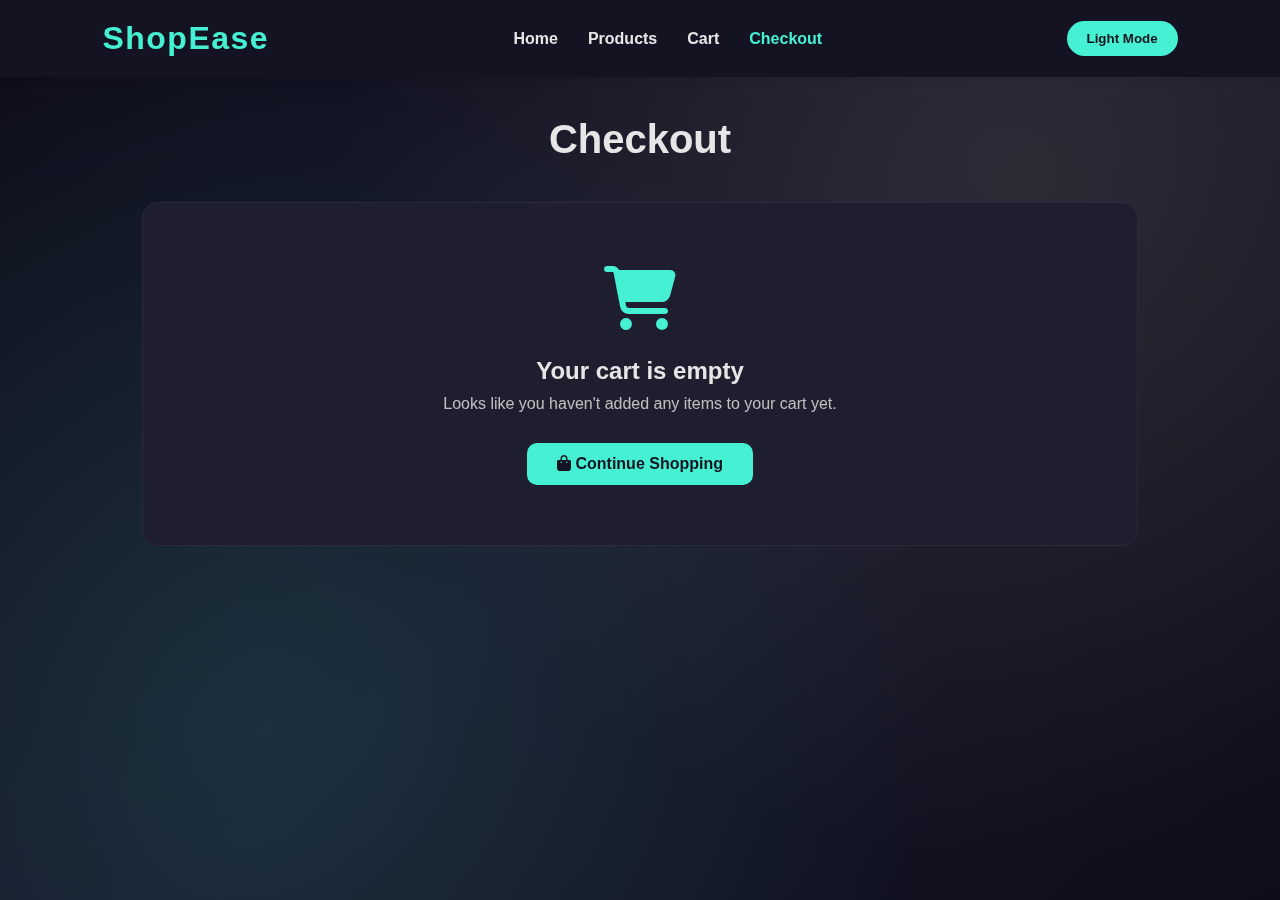
<file: frontend/checkout.html>
<!DOCTYPE html>
<html lang="en">
<head>
    <meta charset="UTF-8">
    <meta name="viewport" content="width=device-width, initial-scale=1.0">
    <title>ShopEase - Checkout</title>
    <link rel="stylesheet" href="https://cdnjs.cloudflare.com/ajax/libs/font-awesome/6.4.0/css/all.min.css">
    <style>
        :root {
            --bg: #131321;
            --text: #E6E6E6;
            --accent: #46F0D2;
            --accent-secondary: #131321;
            --card: #1E1E2E;
            --border: #2A2A3A;
            --logo-color: #46F0D2;
            --luxury-bg-1: rgba(70,240,210,0.10);
            --luxury-bg-2: rgba(251,226,180,0.15);
            --luxury-shape-1: rgba(70,240,210,0.30);
            --luxury-shape-2: rgba(251,226,180,0.28);
            --luxury-ring: rgba(251,226,180,0.65);
            --luxury-ring-glow: rgba(251,226,180,0.40);
        }

        body.light {
            --bg: #D9A77B;
            --text: #5A3A22;
            --accent: #5A3A22;
            --accent-secondary: #E7C9A4;
            --card: #F3D7B9;
            --border: #CFA97E;
            --logo-color: #5A3A22;
            --luxury-bg-1: rgba(90,58,34,0.15);
            --luxury-bg-2: rgba(201,150,106,0.20);
            --luxury-shape-1: rgba(90,58,34,0.35);
            --luxury-shape-2: rgba(250, 186, 130, 0.644);
            --luxury-ring: rgba(255,220,150,0.65);
            --luxury-ring-glow: rgba(255,220,150,0.45);
        }

        * {
            margin: 0;
            padding: 0;
            box-sizing: border-box;
            font-family: "Poppins", sans-serif;
        }

        body {
            background: var(--bg);
            color: var(--text);
            transition: 0.4s ease;
            position: relative;
            overflow-x: hidden;
            min-height: 100vh;
        }

        .background-container {
            position: fixed;
            top: 0;
            left: 0;
            width: 100%;
            height: 100%;
            z-index: -2;
            overflow: hidden;
        }

        .dark-bg {
            position: absolute;
            top: 0;
            left: 0;
            width: 100%;
            height: 100%;
            background:
                radial-gradient(circle at 20% 80%, rgba(70,240,210,0.12) 0%, transparent 55%),
                radial-gradient(circle at 80% 20%, rgba(251,226,180,0.10) 0%, transparent 55%),
                linear-gradient(135deg, #0E0E1A 0%, #17172A 50%, #0E0E1A 100%);
        }

        .light-bg {
            position: absolute;
            top: 0;
            left: 0;
            width: 100%;
            height: 100%;
            background:
                radial-gradient(circle at 20% 80%, rgba(90,58,34,0.10) 0%, transparent 55%),
                radial-gradient(circle at 70% 20%, rgba(201,150,106,0.10) 0%, transparent 55%),
                linear-gradient(135deg, #F3D7B9 0%, #DAA97C 55%, #C79269 100%);
        }

        body.dark .dark-bg { display: block; }
        body.dark .light-bg { display: none; }
        body.light .light-bg { display: block; }
        body.light .dark-bg { display: none; }

        /* NAVBAR */
        .navbar {
            display: flex;
            justify-content: space-between;
            align-items: center;
            padding: 20px 8%;
            background: var(--bg);
            box-shadow: 0 3px 12px rgba(0,0,0,0.08);
            position: sticky;
            top: 0;
            z-index: 10;
        }
        .navbar ul {display:flex; gap:30px; list-style:none;}
        .navbar a {
            color: var(--text);
            font-weight: 600;
            text-decoration:none;
            transition:0.3s;
        }
        .navbar a:hover {color: var(--accent);}        

        .theme-toggle {
            background: var(--accent);
            border:none;
            padding:10px 20px;
            color:var(--bg);
            border-radius:20px;
            cursor:pointer;
            font-weight:600;
            transition:0.3s;
        }

        .logo {
            font-size: 2rem;
            font-weight: 800;
            letter-spacing: 1.5px;
            color: var(--logo-color);
        }

        /* Checkout Page Styles */
        .checkout-container {
            padding: 40px 8%;
            max-width: 1200px;
            margin: 0 auto;
        }

        .page-title {
            font-size: 2.5rem;
            font-weight: 700;
            text-align: center;
            margin-bottom: 40px;
            color: var(--text);
        }

        .checkout-content {
            display: grid;
            grid-template-columns: 1fr 400px;
            gap: 40px;
            align-items: start;
        }

        /* Checkout Form */
        .checkout-form {
            background: var(--card);
            border-radius: 16px;
            padding: 30px;
            border: 1px solid var(--border);
            box-shadow: 0 5px 20px rgba(0,0,0,0.1);
        }

        .form-section {
            margin-bottom: 30px;
        }

        .section-title {
            font-size: 1.3rem;
            font-weight: 600;
            margin-bottom: 20px;
            color: var(--text);
            padding-bottom: 10px;
            border-bottom: 2px solid var(--border);
        }

        .form-group {
            margin-bottom: 20px;
        }

        .form-row {
            display: grid;
            grid-template-columns: 1fr 1fr;
            gap: 15px;
        }

        label {
            display: block;
            margin-bottom: 8px;
            font-weight: 600;
            color: var(--text);
        }

        input, select, textarea {
            width: 100%;
            padding: 12px 15px;
            border-radius: 10px;
            border: 1px solid var(--border);
            background: var(--bg);
            color: var(--text);
            font-size: 1rem;
            transition: all 0.3s ease;
        }

        input:focus, select:focus, textarea:focus {
            outline: none;
            border-color: var(--accent);
            box-shadow: 0 0 0 2px rgba(70, 240, 210, 0.1);
        }

        textarea {
            resize: vertical;
            min-height: 80px;
        }

        /* Payment Methods */
        .payment-methods {
            display: flex;
            gap: 15px;
            margin-bottom: 20px;
        }

        .payment-method {
            flex: 1;
            text-align: center;
            padding: 15px;
            border: 2px solid var(--border);
            border-radius: 10px;
            cursor: pointer;
            transition: all 0.3s ease;
        }

        .payment-method:hover {
            border-color: var(--accent);
        }

        .payment-method.active {
            border-color: var(--accent);
            background: rgba(70, 240, 210, 0.1);
        }

        .payment-icon {
            font-size: 1.5rem;
            margin-bottom: 8px;
            color: var(--accent);
        }

        /* Order Summary */
        .order-summary {
            background: var(--card);
            border-radius: 16px;
            padding: 30px;
            border: 1px solid var(--border);
            box-shadow: 0 5px 20px rgba(0,0,0,0.1);
            position: sticky;
            top: 100px;
        }

        .summary-title {
            font-size: 1.5rem;
            font-weight: 700;
            margin-bottom: 20px;
            color: var(--text);
            text-align: center;
        }

        .order-items {
            max-height: 300px;
            overflow-y: auto;
            margin-bottom: 20px;
        }

        .order-item {
            display: flex;
            justify-content: space-between;
            align-items: center;
            padding: 12px 0;
            border-bottom: 1px solid var(--border);
        }

        .order-item:last-child {
            border-bottom: none;
        }

        .item-name {
            flex: 1;
            color: var(--text);
        }

        .item-quantity {
            color: var(--text);
            opacity: 0.7;
            margin: 0 10px;
        }

        .item-price {
            font-weight: 600;
            color: var(--text);
        }

        .summary-row {
            display: flex;
            justify-content: space-between;
            align-items: center;
            padding: 12px 0;
            border-bottom: 1px solid var(--border);
        }

        .summary-row:last-child {
            border-bottom: none;
            font-weight: 700;
            font-size: 1.2rem;
            color: var(--accent);
        }

        .summary-label {
            color: var(--text);
            opacity: 0.8;
        }

        .summary-value {
            font-weight: 600;
            color: var(--text);
        }

        .place-order-btn {
            width: 100%;
            padding: 16px;
            background: var(--accent);
            color: var(--bg);
            border: none;
            border-radius: 12px;
            font-size: 1.1rem;
            font-weight: 600;
            cursor: pointer;
            transition: all 0.3s ease;
            margin-top: 20px;
            display: flex;
            align-items: center;
            justify-content: center;
            gap: 10px;
        }

        .place-order-btn:hover {
            background: var(--text);
            transform: translateY(-2px);
            box-shadow: 0 5px 15px rgba(0,0,0,0.2);
        }

        .place-order-btn:disabled {
            background: var(--border);
            cursor: not-allowed;
            transform: none;
            box-shadow: none;
        }

        /* Empty Cart State */
        .empty-cart {
            text-align: center;
            padding: 60px 20px;
            background: var(--card);
            border-radius: 16px;
            border: 1px solid var(--border);
            grid-column: 1 / -1;
        }

        .empty-cart-icon {
            font-size: 4rem;
            color: var(--accent);
            margin-bottom: 20px;
        }

        .empty-cart h3 {
            font-size: 1.5rem;
            margin-bottom: 10px;
            color: var(--text);
        }

        .empty-cart p {
            color: var(--text);
            opacity: 0.8;
            margin-bottom: 30px;
        }

        .continue-shopping {
            background: var(--accent);
            color: var(--bg);
            border: none;
            padding: 12px 30px;
            border-radius: 10px;
            font-weight: 600;
            cursor: pointer;
            text-decoration: none;
            display: inline-block;
            transition: all 0.3s ease;
        }

        .continue-shopping:hover {
            background: var(--text);
            transform: translateY(-2px);
        }

        /* Responsive Design */
        @media (max-width: 968px) {
            .checkout-content {
                grid-template-columns: 1fr;
                gap: 30px;
            }
            
            .order-summary {
                position: static;
            }
        }

        @media (max-width: 768px) {
            .checkout-container {
                padding: 20px 5%;
            }
            
            .form-row {
                grid-template-columns: 1fr;
            }
            
            .payment-methods {
                flex-direction: column;
            }
        }

        @media (max-width: 480px) {
            .checkout-container {
                padding: 20px 3%;
            }
            
            .page-title {
                font-size: 2rem;
            }
            
            .checkout-form, .order-summary {
                padding: 20px;
            }
        }


        /* Add to your existing CSS */

.place-order-btn:disabled {
    opacity: 0.7;
    cursor: not-allowed;
}

.place-order-btn .fa-spinner {
    margin-right: 8px;
}

/* Validation error styles */
input:invalid, select:invalid {
    border-color: #ff6b6b !important;
}

.error-message {
    color: #ff6b6b;
    font-size: 0.8em;
    margin-top: 4px;
    display: none;
}

/* Success animation for redirect */
@keyframes successPulse {
    0% { transform: scale(1); }
    50% { transform: scale(1.05); }
    100% { transform: scale(1); }
}

.order-success {
    animation: successPulse 0.5s ease-in-out;
}

/* Add to your existing CSS */
.place-order-btn {
    transition: all 0.3s ease;
}

.place-order-btn:disabled {
    opacity: 0.7;
    cursor: not-allowed;
}

.place-order-btn .fa-spinner {
    margin-right: 8px;
}

@keyframes successPulse {
    0% { transform: scale(1); }
    50% { transform: scale(1.05); }
    100% { transform: scale(1); }
}

.order-success {
    animation: successPulse 0.5s ease-in-out;
}
    </style>
</head>
<body class="dark">

<div class="background-container">
    <div class="dark-bg"></div>
    <div class="light-bg"></div>
</div>

<header>
    <nav class="navbar">
        <h2 class="logo">ShopEase</h2>
        <ul>
            <li><a href="index.html">Home</a></li>
            <li><a href="products.html">Products</a></li>
            <li><a href="cart.html">Cart</a></li>
            <li><a href="checkout.html" style="color: var(--accent);">Checkout</a></li>
        </ul>
        <button class="theme-toggle" id="themeToggle">Light Mode</button>
    </nav>
</header>

<div class="checkout-container">
    <h2 class="page-title">Checkout</h2>
    
    <div class="checkout-content" id="checkoutContent">
        <!-- Content will be loaded dynamically -->
    </div>
</div>

<script>
// Theme toggle functionality
document.querySelector(".theme-toggle").addEventListener("click", () => {
    if (document.body.classList.contains("light")) {
        document.body.classList.remove("light");
        document.body.classList.add("dark");
        document.querySelector(".theme-toggle").textContent = "Light Mode";
    } else {
        document.body.classList.remove("dark");
        document.body.classList.add("light");
        document.querySelector(".theme-toggle").textContent = "Dark Mode";
    }
});

// API Configuration
const API_BASE_URL = 'http://localhost:5000/api';
let cartItems = [];
let selectedPaymentMethod = 'card';

// Get session ID
function getSessionId() {
    let sessionId = localStorage.getItem('shopease_session_id');
    if (!sessionId) {
        sessionId = 'session_' + Date.now() + '_' + Math.random().toString(36).substr(2, 9);
        localStorage.setItem('shopease_session_id', sessionId);
    }
    return sessionId;
}

// Load cart items from backend or saved state
async function loadCartItems() {
    try {
        const savedCartState = localStorage.getItem('checkoutCartState');
        
        if (savedCartState) {
            const cartState = JSON.parse(savedCartState);
            cartItems = cartState.items;
            renderCheckout();
            localStorage.removeItem('checkoutCartState'); // Clean up after use
            return true;
        }
        
        // Fallback to loading from API if no saved state
        const sessionId = getSessionId();
        const response = await fetch(`${API_BASE_URL}/cart?session_id=${sessionId}`);
        const data = await response.json();
        
        if (data.success && data.items && data.items.length > 0) {
            cartItems = data.items;
            renderCheckout();
            return true;
        } else {
            showEmptyCart();
            return false;
        }
    } catch (error) {
        console.error('Error loading cart items:', error);
        showEmptyCart();
        return false;
    }
}

// Show empty cart state
function showEmptyCart() {
    const checkoutContent = document.getElementById('checkoutContent');
    checkoutContent.innerHTML = `
        <div class="empty-cart">
            <div class="empty-cart-icon">
                <i class="fas fa-shopping-cart"></i>
            </div>
            <h3>Your cart is empty</h3>
            <p>Looks like you haven't added any items to your cart yet.</p>
            <a href="products.html" class="continue-shopping">
                <i class="fas fa-shopping-bag"></i>
                Continue Shopping
            </a>
        </div>
    `;
}

// Calculate item prices based on saved cart state
// Calculate item prices based on saved cart state
function calculateItemPrice(item) {
    console.log('🔄 Calculating item price:', item);
    
    // If item has final_price from cart page, use that
    if (item.final_price !== undefined && item.final_price !== null) {
        console.log(`✅ Using saved final_price: $${item.final_price}`);
        return item.final_price;
    }
    
    // Otherwise calculate based on product price and quantity
    if (item.product) {
        const price = item.product.price * item.quantity;
        console.log(`📊 Calculated price: $${price}`);
        return price;
    }
    
    console.log('⚠️ No price found, returning 0');
    return 0;
}

// Render checkout form
function renderCheckout() {
    const checkoutContent = document.getElementById('checkoutContent');
    
    // Calculate totals
    let subtotal = 0;
    let totalSavings = 0;
    
    // Calculate item by item
    cartItems.forEach(item => {
        const originalPrice = item.product ? item.product.price * item.quantity : 0;
        const finalPrice = calculateItemPrice(item);
        subtotal += finalPrice;
        
        // Calculate savings if there's a discount
        if (finalPrice < originalPrice) {
            totalSavings += originalPrice - finalPrice;
        }
    });
    
    const shipping = subtotal > 50 ? 0 : 5.99;
    const tax = subtotal * 0.08;
    const total = subtotal + shipping + tax;
    
    // Get applied discounts from localStorage
    const savedDiscounts = localStorage.getItem('checkoutAppliedDiscounts');
    const appliedDiscounts = savedDiscounts ? JSON.parse(savedDiscounts) : [];

    // Update order items section to show final prices
    const orderItemsHTML = cartItems.map(item => {
        if (item.product) {
            const originalTotal = item.product.price * item.quantity;
            const finalPrice = calculateItemPrice(item);
            const isDiscounted = finalPrice < originalTotal;
            
            return `
                <div class="order-item">
                    <div class="item-info">
                        <span class="item-name">${item.product.name}</span>
                        <span class="item-quantity">x${item.quantity}</span>
                    </div>
                    ${isDiscounted ? `
                        <div class="item-price-container">
                            <span class="original-price">$${originalTotal.toFixed(2)}</span>
                            <span class="item-price discounted">$${finalPrice.toFixed(2)}</span>
                        </div>
                    ` : `
                        <span class="item-price">$${finalPrice.toFixed(2)}</span>
                    `}
                </div>
            `;
        }
        return '';
    }).join('');

    checkoutContent.innerHTML = `
        <div class="checkout-form">
            <form id="checkoutForm">
                <!-- Shipping Information -->
                <div class="form-section">
                    <h3 class="section-title">
                        <i class="fas fa-truck"></i>
                        Shipping Information
                    </h3>
                    <div class="form-row">
                        <div class="form-group">
                            <label for="firstName">First Name *</label>
                            <input type="text" id="firstName" name="firstName" required>
                        </div>
                        <div class="form-group">
                            <label for="lastName">Last Name *</label>
                            <input type="text" id="lastName" name="lastName" required>
                        </div>
                    </div>
                    <div class="form-group">
                        <label for="email">Email Address *</label>
                        <input type="email" id="email" name="email" required>
                    </div>
                    <div class="form-group">
                        <label for="phone">Phone Number *</label>
                        <input type="tel" id="phone" name="phone" required>
                    </div>
                    <div class="form-group">
                        <label for="address">Street Address *</label>
                        <input type="text" id="address" name="address" required>
                    </div>
                    <div class="form-row">
                        <div class="form-group">
                            <label for="city">City *</label>
                            <input type="text" id="city" name="city" required>
                        </div>
                        <div class="form-group">
                            <label for="state">State *</label>
                            <input type="text" id="state" name="state" required>
                        </div>
                    </div>
                    <div class="form-row">
                        <div class="form-group">
                            <label for="zipCode">ZIP Code *</label>
                            <input type="text" id="zipCode" name="zipCode" required>
                        </div>
                        <div class="form-group">
                            <label for="country">Country *</label>
                            <select id="country" name="country" required>
                                <option value="">Select Country</option>
                                <option value="US">United States</option>
                                <option value="CA">Canada</option>
                                <option value="UK">United Kingdom</option>
                                <option value="AU">Australia</option>
                            </select>
                        </div>
                    </div>
                </div>

                <!-- Payment Method -->
                <div class="form-section">
                    <h3 class="section-title">
                        <i class="fas fa-credit-card"></i>
                        Payment Method
                    </h3>
                    <div class="payment-methods">
                        <div class="payment-method ${selectedPaymentMethod === 'card' ? 'active' : ''}" onclick="selectPaymentMethod('card')">
                            <div class="payment-icon">
                                <i class="fas fa-credit-card"></i>
                            </div>
                            <div>Credit Card</div>
                        </div>
                        <div class="payment-method ${selectedPaymentMethod === 'paypal' ? 'active' : ''}" onclick="selectPaymentMethod('paypal')">
                            <div class="payment-icon">
                                <i class="fab fa-paypal"></i>
                            </div>
                            <div>PayPal</div>
                        </div>
                        <div class="payment-method ${selectedPaymentMethod === 'apple' ? 'active' : ''}" onclick="selectPaymentMethod('apple')">
                            <div class="payment-icon">
                                <i class="fab fa-apple"></i>
                            </div>
                            <div>Apple Pay</div>
                        </div>
                    </div>

                    ${selectedPaymentMethod === 'card' ? `
                        <div class="form-group">
                            <label for="cardNumber">Card Number *</label>
                            <input type="text" id="cardNumber" name="cardNumber" placeholder="1234 5678 9012 3456" required>
                        </div>
                        <div class="form-row">
                            <div class="form-group">
                                <label for="expiryDate">Expiry Date *</label>
                                <input type="text" id="expiryDate" name="expiryDate" placeholder="MM/YY" required>
                            </div>
                            <div class="form-group">
                                <label for="cvv">CVV *</label>
                                <input type="text" id="cvv" name="cvv" placeholder="123" required>
                            </div>
                        </div>
                        <div class="form-group">
                            <label for="cardName">Name on Card *</label>
                            <input type="text" id="cardName" name="cardName" required>
                        </div>
                    ` : ''}
                </div>

                <!-- Order Notes -->
                <div class="form-section">
                    <h3 class="section-title">
                        <i class="fas fa-sticky-note"></i>
                        Order Notes (Optional)
                    </h3>
                    <div class="form-group">
                        <textarea id="orderNotes" name="orderNotes" placeholder="Any special instructions for your order..."></textarea>
                    </div>
                </div>
            </form>
        </div>

        <div class="order-summary">
            <h3 class="summary-title">Order Summary</h3>
            
            ${appliedDiscounts.length > 0 ? `
                <div class="summary-discount-applied">
                    <i class="fas fa-tag"></i>
                    <span>${appliedDiscounts[0].name} Applied</span>
                </div>
            ` : ''}
            
            <div class="order-items">
                ${orderItemsHTML}
            </div>

            <div class="summary-row">
                <span class="summary-label">Subtotal</span>
                <span class="summary-value">$${subtotal.toFixed(2)}</span>
            </div>
            
            ${totalSavings > 0 ? `
                <div class="summary-row">
                    <span class="summary-label">Total Savings</span>
                    <span class="summary-value total-savings">-$${totalSavings.toFixed(2)}</span>
                </div>
            ` : ''}
            
            <div class="summary-row">
                <span class="summary-label">Shipping</span>
                <span class="summary-value">${shipping === 0 ? 'Free' : '$' + shipping.toFixed(2)}</span>
            </div>
            <div class="summary-row">
                <span class="summary-label">Tax</span>
                <span class="summary-value">$${tax.toFixed(2)}</span>
            </div>
            <div class="summary-row">
                <span class="summary-label">Total</span>
                <span class="summary-value total-amount">$${total.toFixed(2)}</span>
            </div>

            <button class="place-order-btn" onclick="placeOrder()">
                <i class="fas fa-lock"></i>
                Place Order
            </button>
        </div>
    `;
}

// Select payment method
function selectPaymentMethod(method) {
    selectedPaymentMethod = method;
    renderCheckout();
}

// Place order (simplified version that works offline)
// Place order - UPDATED VERSION THAT SAVES TO DATABASE
async function placeOrder() {
    console.log('placeOrder called');
    
    // Get form values
    const firstName = document.getElementById('firstName')?.value.trim();
    const lastName = document.getElementById('lastName')?.value.trim();
    const email = document.getElementById('email')?.value.trim();
    const phone = document.getElementById('phone')?.value.trim();
    const address = document.getElementById('address')?.value.trim();
    const city = document.getElementById('city')?.value.trim();
    const state = document.getElementById('state')?.value.trim();
    const zipCode = document.getElementById('zipCode')?.value.trim();
    const country = document.getElementById('country')?.value;
    const orderNotes = document.getElementById('orderNotes')?.value.trim() || '';

    // Validate required fields
    const requiredFields = {
        'First Name': firstName,
        'Last Name': lastName,
        'Email': email,
        'Phone': phone,
        'Address': address,
        'City': city,
        'State': state,
        'ZIP Code': zipCode,
        'Country': country
    };

    // Check for empty fields
    const emptyFields = [];
    for (const [fieldName, value] of Object.entries(requiredFields)) {
        if (!value) {
            emptyFields.push(fieldName);
        }
    }

    if (emptyFields.length > 0) {
        alert(`Please fill in the following required fields:\n\n• ${emptyFields.join('\n• ')}`);
        return;
    }

    // Validate email format
    const emailRegex = /^[^\s@]+@[^\s@]+\.[^\s@]+$/;
    if (!emailRegex.test(email)) {
        alert('Please enter a valid email address');
        document.getElementById('email').focus();
        return;
    }

    // Show loading state
    const button = document.querySelector('.place-order-btn');
    const originalText = button.innerHTML;
    button.innerHTML = '<i class="fas fa-spinner fa-spin"></i> Processing...';
    button.disabled = true;

    try {
        // Calculate total from checkout page
        const totalElement = document.querySelector('.total-amount');
        const totalText = totalElement ? totalElement.textContent.replace('$', '') : '0';
        const totalAmount = parseFloat(totalText) || 0;
        
        // Get session ID
        const sessionId = getSessionId();
        
        // Prepare order data for API
        const orderData = {
            session_id: sessionId,
            total_amount: totalAmount,
            shipping_info: {
                first_name: firstName,
                last_name: lastName,
                email: email,
                phone: phone,
                address: address,
                city: city,
                state: state,
                zip_code: zipCode,
                country: country,
                notes: orderNotes
            },
            payment_method: selectedPaymentMethod
        };
        
        console.log('Sending order to API:', orderData);
        
        // Send order to backend API
        const response = await fetch('http://localhost:5000/api/orders', {
            method: 'POST',
            headers: {
                'Content-Type': 'application/json',
                'Accept': 'application/json'
            },
            credentials: 'include', // Important for session
            body: JSON.stringify(orderData)
        });
        
        const result = await response.json();
        
        if (!response.ok || !result.success) {
            throw new Error(result.error || 'Failed to create order');
        }
        
        console.log('Order created successfully:', result);
        
        // Prepare receipt data
        const receiptOrderData = {
            orderNumber: result.order.order_number,
            orderId: result.order.id,
            orderDate: new Date().toISOString(),
            estimatedDelivery: new Date(Date.now() + 7 * 24 * 60 * 60 * 1000).toISOString(),
            items: cartItems.map(item => {
                const finalPrice = calculateItemPrice(item);
                const originalPrice = item.product ? item.product.price * item.quantity : 0;
                
                return {
                    id: item.product?.id,
                    name: item.product?.name || 'Product',
                    price: item.product?.price || 0,
                    final_price: finalPrice,
                    original_price: originalPrice,
                    quantity: item.quantity,
                    image: item.product?.image || 'https://images.unsplash.com/photo-1505740420928-5e560c06d30e?w=400',
                    category: item.product?.category || 'General'
                };
            }),
            totals: {
                subtotal: cartItems.reduce((sum, item) => sum + calculateItemPrice(item), 0),
                shipping: cartItems.reduce((sum, item) => sum + calculateItemPrice(item), 0) > 50 ? 0 : 5.99,
                tax: cartItems.reduce((sum, item) => sum + calculateItemPrice(item), 0) * 0.08,
                total: totalAmount
            },
            shipping: {
                firstName: firstName,
                lastName: lastName,
                email: email,
                phone: phone,
                address: address,
                city: city,
                state: state,
                zipCode: zipCode,
                country: country
            },
            payment: {
                method: selectedPaymentMethod
            }
        };
        
        console.log('Saving order to localStorage:', receiptOrderData);
        
        // Save order data for receipt page
        localStorage.setItem('currentOrder', JSON.stringify(receiptOrderData));
        
        // Clean up temporary storage
        localStorage.removeItem('checkoutAppliedDiscounts');
        localStorage.removeItem('checkoutCartState');
        
        // Show success animation
        button.innerHTML = '<i class="fas fa-check"></i> Success!';
        button.style.backgroundColor = '#28a745';
        
        // Wait a moment then redirect
        setTimeout(() => {
            window.location.href = 'receipt.html';
        }, 1000);
        
    } catch (error) {
        console.error('Error creating order:', error);
        
        // Check if it's a network error
        if (error.message.includes('Failed to fetch') || error.message.includes('NetworkError')) {
            alert('⚠️ Network Error: Could not connect to server.\n\nOrder will be saved locally. You can view it in your orders.');
            
            // Save order locally if API fails
            saveOrderLocally(firstName, lastName, email, phone, address, city, state, zipCode, country, orderNotes);
            
            // Redirect to receipt anyway
            setTimeout(() => {
                window.location.href = 'receipt.html';
            }, 500);
        } else {
            alert('Error: ' + error.message);
            button.innerHTML = originalText;
            button.disabled = false;
        }
    }
}

// Fallback function to save order locally if API fails
function saveOrderLocally(firstName, lastName, email, phone, address, city, state, zipCode, country, notes) {
    const orderNumber = 'LOCAL-' + Date.now().toString().slice(-8);
    const totalAmount = parseFloat(document.querySelector('.total-amount')?.textContent.replace('$', '') || '0');
    
    const localOrder = {
        orderNumber: orderNumber,
        orderDate: new Date().toISOString(),
        items: cartItems,
        totals: {
            total: totalAmount
        },
        shipping: {
            firstName: firstName,
            lastName: lastName,
            email: email,
            phone: phone,
            address: address,
            city: city,
            state: state,
            zipCode: zipCode,
            country: country
        }
    };
    
    // Save to localStorage
    localStorage.setItem('localOrders', JSON.stringify(
        JSON.parse(localStorage.getItem('localOrders') || '[]').concat([localOrder])
    ));
    
    // Also save as current order for receipt
    localStorage.setItem('currentOrder', JSON.stringify({
        ...localOrder,
        estimatedDelivery: new Date(Date.now() + 7 * 24 * 60 * 60 * 1000).toISOString(),
        items: cartItems.map(item => ({
            ...item,
            final_price: calculateItemPrice(item),
            original_price: item.product ? item.product.price * item.quantity : 0
        }))
    }));
}
// Initialize checkout page
document.addEventListener('DOMContentLoaded', async function() {
    await loadCartItems();
});
</script>



</body>
</html>
</file>
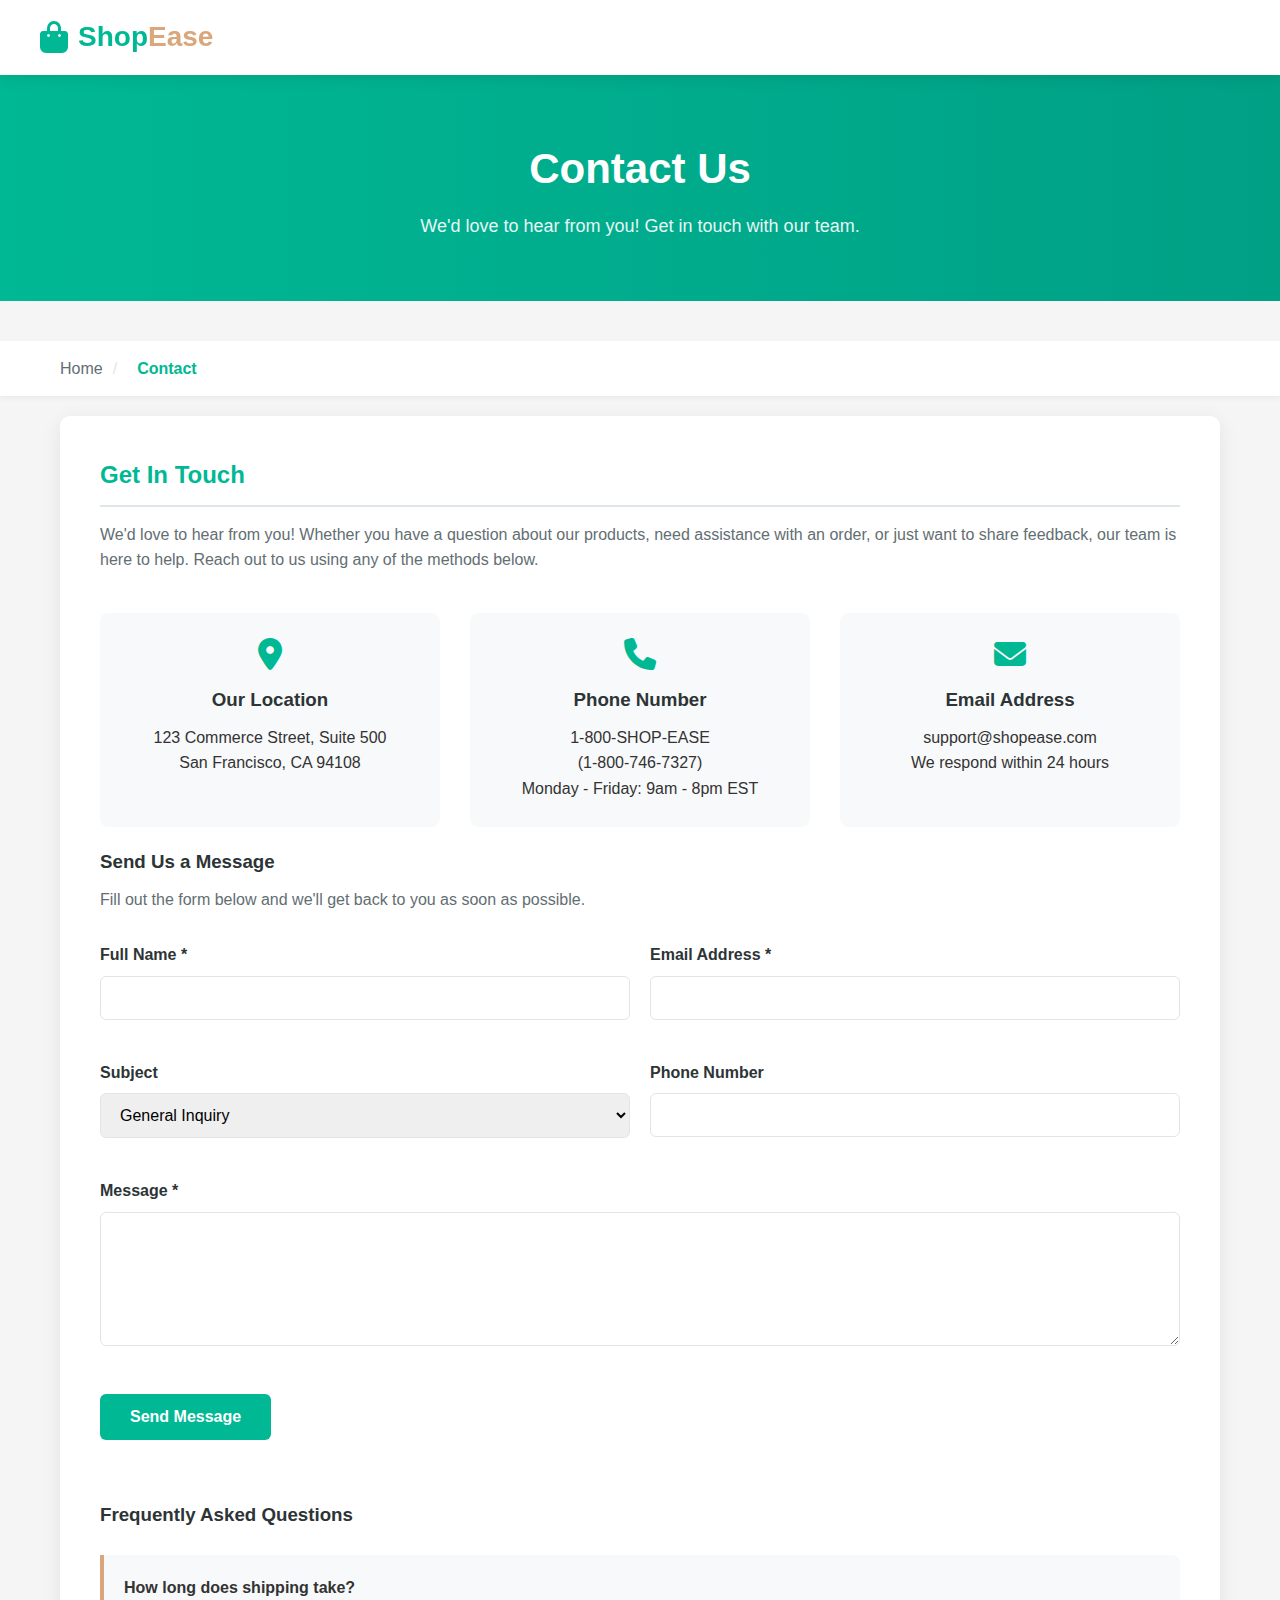
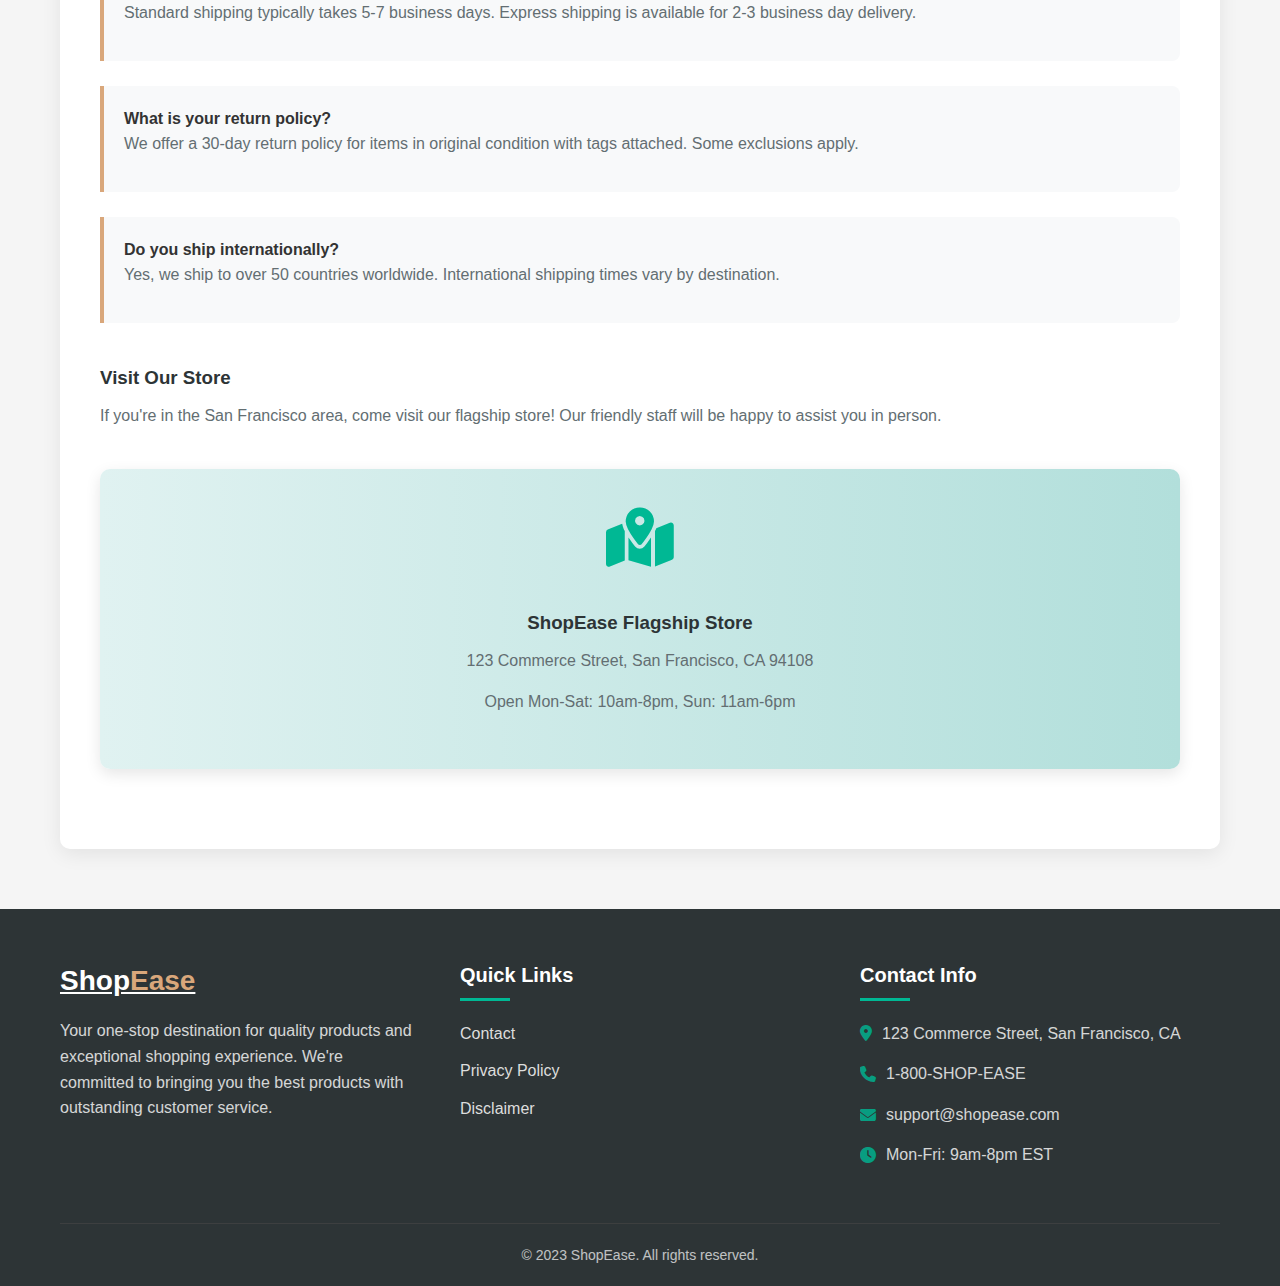
<file: frontend/contact.html>
<!DOCTYPE html>
<html lang="en">
<head>
    <meta charset="UTF-8">
    <meta name="viewport" content="width=device-width, initial-scale=1.0">
    <title>Contact Us | ShopEase</title>
    <link rel="stylesheet" href="https://cdnjs.cloudflare.com/ajax/libs/font-awesome/6.4.0/css/all.min.css">
    <style>
        :root {
            --primary: #00b894;
            --secondary: #D9A77B;
            --dark: #2d3436;
            --light: #f9f9f9;
            --gray: #636e72;
            --light-gray: #dfe6e9;
        }
        
        * {
            margin: 0;
            padding: 0;
            box-sizing: border-box;
            font-family: 'Segoe UI', Tahoma, Geneva, Verdana, sans-serif;
        }
        
        body {
            background-color: #f5f5f5;
            color: #333;
            line-height: 1.6;
        }
        
        .container {
            max-width: 1200px;
            margin: 0 auto;
            padding: 0 20px;
        }
        
        /* Header Styles */
        header {
            background-color: white;
            box-shadow: 0 2px 15px rgba(0, 0, 0, 0.1);
            position: sticky;
            top: 0;
            z-index: 100;
        }
        
        .header-container {
            display: flex;
            justify-content: space-between;
            align-items: center;
            padding: 15px 0;
        }
        
        .logo {
            font-size: 28px;
            font-weight: 800;
            color: var(--primary);
            text-decoration: none;
            display: flex;
            align-items: center;
        }
        
        .logo span {
            color: var(--secondary);
        }
        
        .logo i {
            margin-right: 10px;
            font-size: 32px;
        }
        
        nav ul {
            display: flex;
            list-style: none;
        }
        
        nav ul li {
            margin-left: 25px;
        }
        
        nav ul li a {
            text-decoration: none;
            color: var(--dark);
            font-weight: 600;
            font-size: 16px;
            transition: color 0.3s;
            padding: 5px 0;
            position: relative;
        }
        
        nav ul li a:hover {
            color: var(--primary);
        }
        
        nav ul li a.active {
            color: var(--primary);
        }
        
        nav ul li a.active::after {
            content: '';
            position: absolute;
            bottom: -5px;
            left: 0;
            width: 100%;
            height: 3px;
            background-color: var(--primary);
            border-radius: 2px;
        }
        
        /* Page Header */
        .page-header {
            background: linear-gradient(to right, var(--primary), #00a085);
            color: white;
            padding: 60px 0;
            text-align: center;
            margin-bottom: 40px;
        }
        
        .page-header h1 {
            font-size: 42px;
            margin-bottom: 10px;
        }
        
        .page-header p {
            font-size: 18px;
            max-width: 700px;
            margin: 0 auto;
            opacity: 0.9;
        }
        
        /* Breadcrumb */
        .breadcrumb {
            background-color: white;
            padding: 15px 0;
            margin-bottom: 20px;
            box-shadow: 0 2px 5px rgba(0,0,0,0.05);
        }
        
        .breadcrumb .container {
            display: flex;
            align-items: center;
        }
        
        .breadcrumb a {
            color: var(--gray);
            text-decoration: none;
            transition: color 0.3s;
        }
        
        .breadcrumb a:hover {
            color: var(--primary);
        }
        
        .breadcrumb span {
            margin: 0 10px;
            color: var(--light-gray);
        }
        
        .breadcrumb .current {
            color: var(--primary);
            font-weight: 600;
        }
        
        /* Content Styles */
        .content-container {
            background-color: white;
            border-radius: 10px;
            box-shadow: 0 5px 20px rgba(0, 0, 0, 0.08);
            padding: 40px;
            margin-bottom: 60px;
        }
        
        .content-section {
            margin-bottom: 40px;
        }
        
        .content-section h2 {
            color: var(--primary);
            margin-bottom: 15px;
            padding-bottom: 10px;
            border-bottom: 2px solid var(--light-gray);
        }
        
        .content-section h3 {
            color: var(--dark);
            margin: 20px 0 10px;
        }
        
        .content-section p {
            margin-bottom: 15px;
            color: var(--gray);
        }
        
        .highlight-box {
            background-color: #f8f9fa;
            border-left: 4px solid var(--secondary);
            padding: 20px;
            margin: 25px 0;
            border-radius: 0 8px 8px 0;
        }
        
        /* Contact Form */
        .contact-form {
            display: grid;
            grid-template-columns: 1fr 1fr;
            gap: 20px;
            margin-top: 30px;
        }
        
        .form-group {
            margin-bottom: 20px;
        }
        
        .form-group.full-width {
            grid-column: span 2;
        }
        
        .form-group label {
            display: block;
            margin-bottom: 8px;
            font-weight: 600;
            color: var(--dark);
        }
        
        .form-group input,
        .form-group textarea,
        .form-group select {
            width: 100%;
            padding: 12px 15px;
            border: 1px solid var(--light-gray);
            border-radius: 6px;
            font-size: 16px;
            transition: border 0.3s;
        }
        
        .form-group input:focus,
        .form-group textarea:focus,
        .form-group select:focus {
            outline: none;
            border-color: var(--primary);
        }
        
        .submit-btn {
            background-color: var(--primary);
            color: white;
            border: none;
            padding: 14px 30px;
            border-radius: 6px;
            font-size: 16px;
            font-weight: 600;
            cursor: pointer;
            transition: background-color 0.3s;
        }
        
        .submit-btn:hover {
            background-color: #00a085;
        }
        
        /* Contact Info */
        .contact-info {
            display: grid;
            grid-template-columns: repeat(auto-fit, minmax(250px, 1fr));
            gap: 30px;
            margin-top: 40px;
        }
        
        .info-card {
            background-color: #f8f9fa;
            padding: 25px;
            border-radius: 8px;
            text-align: center;
            transition: transform 0.3s;
        }
        
        .info-card:hover {
            transform: translateY(-5px);
        }
        
        .info-card i {
            font-size: 32px;
            color: var(--primary);
            margin-bottom: 15px;
        }
        
        .info-card h3 {
            margin-bottom: 10px;
            color: var(--dark);
        }
        
        /* Map */
        .map-container {
            margin-top: 40px;
            border-radius: 10px;
            overflow: hidden;
            box-shadow: 0 5px 15px rgba(0,0,0,0.1);
        }
        
        .map-placeholder {
            background: linear-gradient(to right, #e0f2f1, #b2dfdb);
            height: 300px;
            display: flex;
            flex-direction: column;
            justify-content: center;
            align-items: center;
            color: var(--dark);
        }
        
        .map-placeholder i {
            font-size: 60px;
            margin-bottom: 20px;
            color: var(--primary);
        }
        
        /* Footer */
        footer {
            background-color: var(--dark);
            color: white;
            padding: 50px 0 20px;
        }
        
        .footer-container {
            display: grid;
            grid-template-columns: repeat(auto-fit, minmax(250px, 1fr));
            gap: 40px;
            margin-bottom: 40px;
        }
        
        .footer-logo {
            font-size: 28px;
            font-weight: 800;
            color: white;
            margin-bottom: 15px;
            display: block;
        }
        
        .footer-logo span {
            color: var(--secondary);
        }
        
        .footer-about p {
            margin-bottom: 20px;
            opacity: 0.8;
        }
        
        .footer-links h3, .footer-contact h3 {
            font-size: 20px;
            margin-bottom: 20px;
            color: white;
            position: relative;
            padding-bottom: 10px;
        }
        
        .footer-links h3::after, .footer-contact h3::after {
            content: '';
            position: absolute;
            bottom: 0;
            left: 0;
            width: 50px;
            height: 3px;
            background-color: var(--primary);
        }
        
        .footer-links ul {
            list-style: none;
        }
        
        .footer-links li {
            margin-bottom: 12px;
        }
        
        .footer-links a {
            color: #ddd;
            text-decoration: none;
            transition: color 0.3s;
        }
        
        .footer-links a:hover {
            color: var(--primary);
        }
        
        .footer-contact p {
            margin-bottom: 15px;
            display: flex;
            align-items: center;
            opacity: 0.8;
        }
        
        .footer-contact i {
            margin-right: 10px;
            color: var(--primary);
        }
        
        .copyright {
            text-align: center;
            padding-top: 20px;
            border-top: 1px solid #444;
            opacity: 0.7;
            font-size: 14px;
        }
        
        /* Responsive Design */
        @media (max-width: 768px) {
            .header-container {
                flex-direction: column;
                padding: 15px 0;
            }
            
            nav ul {
                margin-top: 15px;
            }
            
            nav ul li {
                margin-left: 15px;
                margin-right: 15px;
            }
            
            .page-header h1 {
                font-size: 32px;
            }
            
            .contact-form {
                grid-template-columns: 1fr;
            }
            
            .form-group.full-width {
                grid-column: span 1;
            }
            
            .content-container {
                padding: 25px;
            }
        }
        
        @media (max-width: 480px) {
            nav ul {
                flex-wrap: wrap;
                justify-content: center;
            }
            
            nav ul li {
                margin: 5px 10px;
            }
            
            .page-header {
                padding: 40px 0;
            }
            
            .page-header h1 {
                font-size: 28px;
            }
            
            .breadcrumb {
                font-size: 14px;
            }
        }
    </style>
</head>
<body>
    <!-- Header -->
    <header>
        <div class="container header-container">
            <a href="index.html" class="logo">
                <i class="fas fa-shopping-bag"></i>
                Shop<span>Ease</span>
            </a>
        </div>
    </header>

    <!-- Page Header -->
    <div class="page-header">
        <div class="container">
            <h1>Contact Us</h1>
            <p>We'd love to hear from you! Get in touch with our team.</p>
        </div>
    </div>

    <!-- Breadcrumb -->
    <div class="breadcrumb">
        <div class="container">
            <a href="index.html">Home</a>
            <span>/</span>
            <span class="current">Contact</span>
        </div>
    </div>

    <!-- Main Content -->
    <div class="container">
        <div class="content-container">
            <div class="content-section">
                <h2>Get In Touch</h2>
                <p>We'd love to hear from you! Whether you have a question about our products, need assistance with an order, or just want to share feedback, our team is here to help. Reach out to us using any of the methods below.</p>
            </div>
            
            <div class="contact-info">
                <div class="info-card">
                    <i class="fas fa-map-marker-alt"></i>
                    <h3>Our Location</h3>
                    <p>123 Commerce Street, Suite 500<br>San Francisco, CA 94108</p>
                </div>
                
                <div class="info-card">
                    <i class="fas fa-phone"></i>
                    <h3>Phone Number</h3>
                    <p>1-800-SHOP-EASE<br>(1-800-746-7327)</p>
                    <p>Monday - Friday: 9am - 8pm EST</p>
                </div>
                
                <div class="info-card">
                    <i class="fas fa-envelope"></i>
                    <h3>Email Address</h3>
                    <p>support@shopease.com</p>
                    <p>We respond within 24 hours</p>
                </div>
            </div>
            
            <div class="content-section">
                <h3>Send Us a Message</h3>
                <p>Fill out the form below and we'll get back to you as soon as possible.</p>
                
                <form class="contact-form" id="contactForm">
                    <div class="form-group">
                        <label for="name">Full Name *</label>
                        <input type="text" id="name" name="name" required>
                    </div>
                    
                    <div class="form-group">
                        <label for="email">Email Address *</label>
                        <input type="email" id="email" name="email" required>
                    </div>
                    
                    <div class="form-group">
                        <label for="subject">Subject</label>
                        <select id="subject" name="subject">
                            <option value="general">General Inquiry</option>
                            <option value="order">Order Question</option>
                            <option value="return">Return/Exchange</option>
                            <option value="shipping">Shipping Question</option>
                            <option value="product">Product Information</option>
                            <option value="feedback">Feedback</option>
                            <option value="other">Other</option>
                        </select>
                    </div>
                    
                    <div class="form-group">
                        <label for="phone">Phone Number</label>
                        <input type="tel" id="phone" name="phone">
                    </div>
                    
                    <div class="form-group full-width">
                        <label for="message">Message *</label>
                        <textarea id="message" name="message" rows="6" required></textarea>
                    </div>
                    
                    <div class="form-group full-width">
                        <button type="submit" class="submit-btn">Send Message</button>
                    </div>
                </form>
            </div>
            
            <div class="content-section">
                <h3>Frequently Asked Questions</h3>
                
                <div class="highlight-box">
                    <h4>How long does shipping take?</h4>
                    <p>Standard shipping typically takes 5-7 business days. Express shipping is available for 2-3 business day delivery.</p>
                </div>
                
                <div class="highlight-box">
                    <h4>What is your return policy?</h4>
                    <p>We offer a 30-day return policy for items in original condition with tags attached. Some exclusions apply.</p>
                </div>
                
                <div class="highlight-box">
                    <h4>Do you ship internationally?</h4>
                    <p>Yes, we ship to over 50 countries worldwide. International shipping times vary by destination.</p>
                </div>
            </div>
            
            <div class="content-section">
                <h3>Visit Our Store</h3>
                <p>If you're in the San Francisco area, come visit our flagship store! Our friendly staff will be happy to assist you in person.</p>
                
                <div class="map-container">
                    <div class="map-placeholder">
                        <i class="fas fa-map-marked-alt"></i>
                        <h3>ShopEase Flagship Store</h3>
                        <p>123 Commerce Street, San Francisco, CA 94108</p>
                        <p>Open Mon-Sat: 10am-8pm, Sun: 11am-6pm</p>
                    </div>
                </div>
            </div>
        </div>
    </div>

    <!-- Footer -->
    <footer>
        <div class="container">
            <div class="footer-container">
                <div class="footer-about">
                    <a href="index.html" class="footer-logo">Shop<span>Ease</span></a>
                    <p>Your one-stop destination for quality products and exceptional shopping experience. We're committed to bringing you the best products with outstanding customer service.</p>
                </div>
                
                <div class="footer-links">
                    <h3>Quick Links</h3>
                    <ul>
    
                        <li><a href="contact.html">Contact</a></li>
                        <li><a href="privacy-policy.html">Privacy Policy</a></li>
                        <li><a href="disclaimer.html">Disclaimer</a></li>
                    </ul>
                </div>
                
                <div class="footer-contact">
                    <h3>Contact Info</h3>
                    <p><i class="fas fa-map-marker-alt"></i> 123 Commerce Street, San Francisco, CA</p>
                    <p><i class="fas fa-phone"></i> 1-800-SHOP-EASE</p>
                    <p><i class="fas fa-envelope"></i> support@shopease.com</p>
                    <p><i class="fas fa-clock"></i> Mon-Fri: 9am-8pm EST</p>
                </div>
            </div>
            
            <div class="copyright">
                <p>&copy; 2023 ShopEase. All rights reserved.</p>
            </div>
        </div>
    </footer>

    <script>
        // Set active navigation link
        document.addEventListener('DOMContentLoaded', function() {
            const currentPage = window.location.pathname.split('/').pop();
            const navLinks = document.querySelectorAll('nav ul li a');
            
            navLinks.forEach(link => {
                const linkPage = link.getAttribute('href');
                if (linkPage === currentPage) {
                    link.classList.add('active');
                } else {
                    link.classList.remove('active');
                }
            });
            
            // Form submission handling
            const contactForm = document.getElementById('contactForm');
            if (contactForm) {
                contactForm.addEventListener('submit', function(e) {
                    e.preventDefault();
                    
                    // Get form values
                    const name = document.getElementById('name').value;
                    const email = document.getElementById('email').value;
                    const subject = document.getElementById('subject').value;
                    
                    // In a real implementation, this would submit to a server
                    // For this demo, we'll just show an alert
                    alert(`Thank you ${name}! Your message has been received. We'll respond to ${email} about "${subject}" shortly.`);
                    contactForm.reset();
                });
            }
        });
    </script>
</body>
</html>
</file>
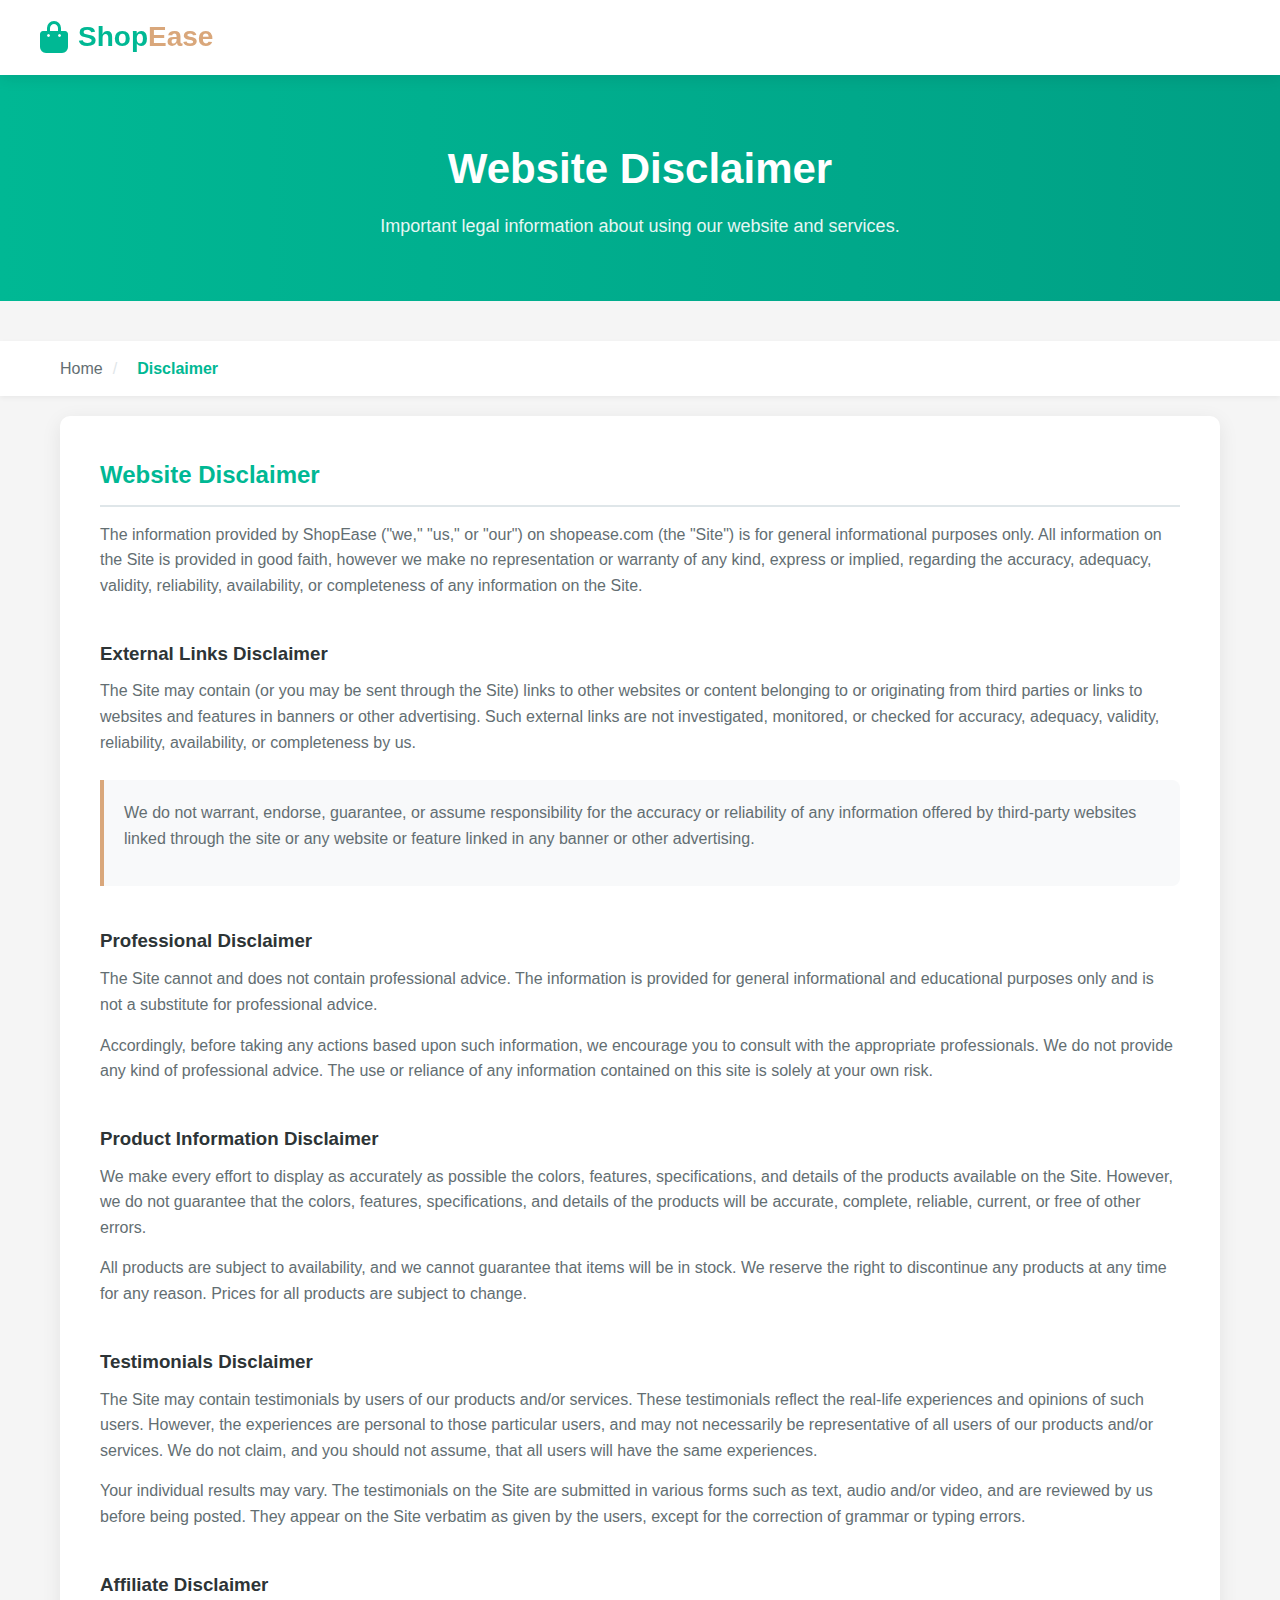
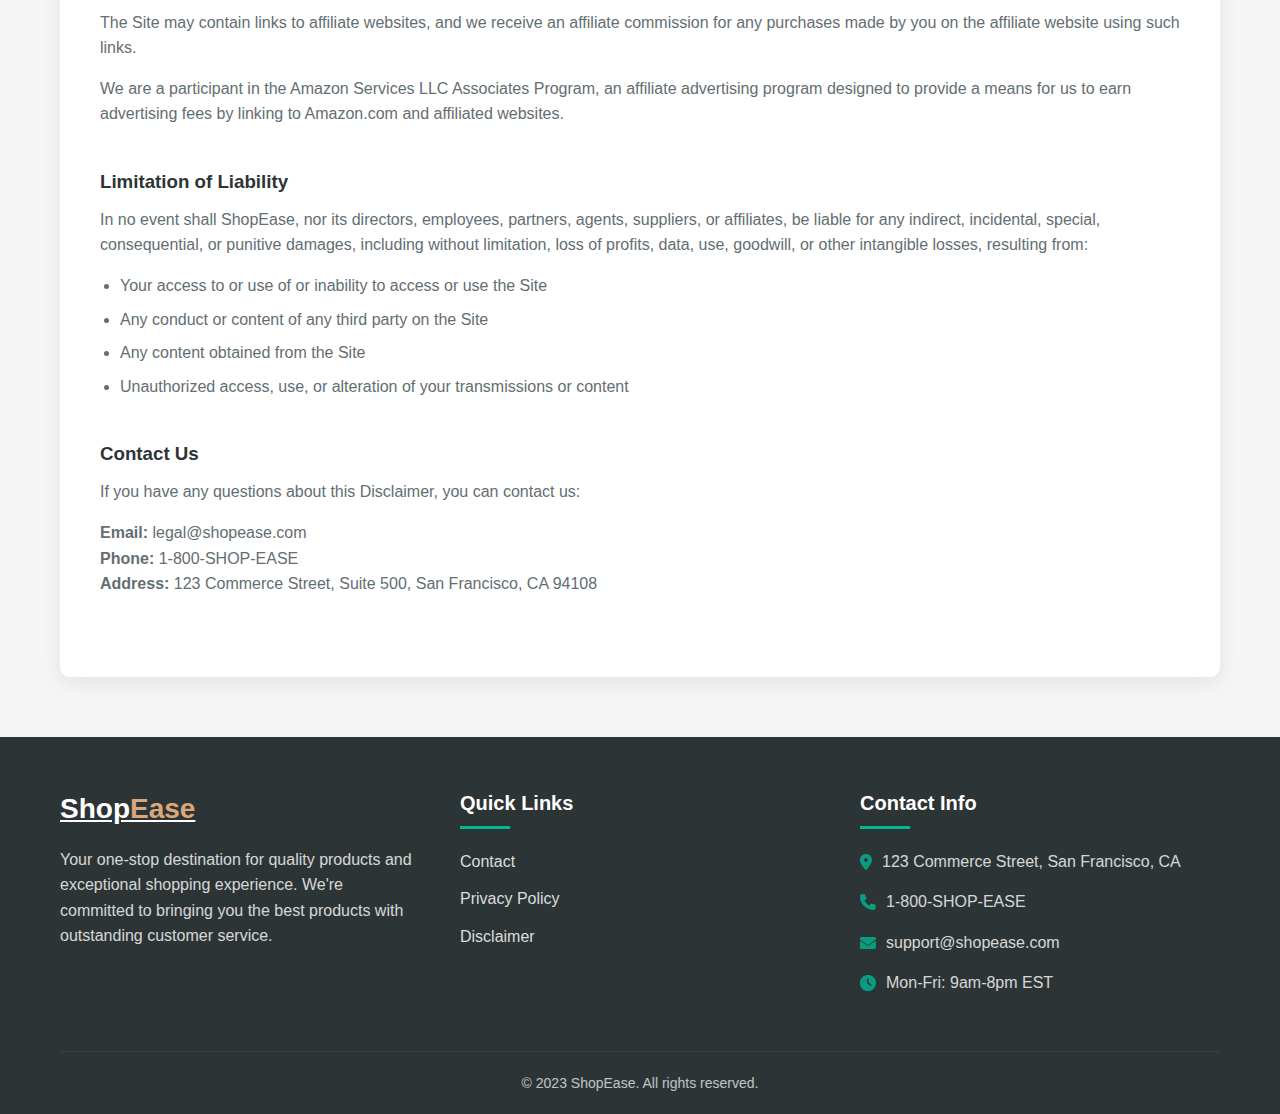
<file: frontend/disclaimer.html>
<!DOCTYPE html>
<html lang="en">
<head>
    <meta charset="UTF-8">
    <meta name="viewport" content="width=device-width, initial-scale=1.0">
    <title>Disclaimer | ShopEase</title>
    <link rel="stylesheet" href="https://cdnjs.cloudflare.com/ajax/libs/font-awesome/6.4.0/css/all.min.css">
    <style>
        :root {
            --primary: #00b894;
            --secondary: #D9A77B;
            --dark: #2d3436;
            --light: #f9f9f9;
            --gray: #636e72;
            --light-gray: #dfe6e9;
        }
        
        * {
            margin: 0;
            padding: 0;
            box-sizing: border-box;
            font-family: 'Segoe UI', Tahoma, Geneva, Verdana, sans-serif;
        }
        
        body {
            background-color: #f5f5f5;
            color: #333;
            line-height: 1.6;
        }
        
        .container {
            max-width: 1200px;
            margin: 0 auto;
            padding: 0 20px;
        }
        
        /* Header Styles */
        header {
            background-color: white;
            box-shadow: 0 2px 15px rgba(0, 0, 0, 0.1);
            position: sticky;
            top: 0;
            z-index: 100;
        }
        
        .header-container {
            display: flex;
            justify-content: space-between;
            align-items: center;
            padding: 15px 0;
        }
        
        .logo {
            font-size: 28px;
            font-weight: 800;
            color: var(--primary);
            text-decoration: none;
            display: flex;
            align-items: center;
        }
        
        .logo span {
            color: var(--secondary);
        }
        
        .logo i {
            margin-right: 10px;
            font-size: 32px;
        }
        
        nav ul {
            display: flex;
            list-style: none;
        }
        
        nav ul li {
            margin-left: 25px;
        }
        
        nav ul li a {
            text-decoration: none;
            color: var(--dark);
            font-weight: 600;
            font-size: 16px;
            transition: color 0.3s;
            padding: 5px 0;
            position: relative;
        }
        
        nav ul li a:hover {
            color: var(--primary);
        }
        
        nav ul li a.active {
            color: var(--primary);
        }
        
        nav ul li a.active::after {
            content: '';
            position: absolute;
            bottom: -5px;
            left: 0;
            width: 100%;
            height: 3px;
            background-color: var(--primary);
            border-radius: 2px;
        }
        
        /* Page Header */
        .page-header {
            background: linear-gradient(to right, var(--primary), #00a085);
            color: white;
            padding: 60px 0;
            text-align: center;
            margin-bottom: 40px;
        }
        
        .page-header h1 {
            font-size: 42px;
            margin-bottom: 10px;
        }
        
        .page-header p {
            font-size: 18px;
            max-width: 700px;
            margin: 0 auto;
            opacity: 0.9;
        }
        
        /* Breadcrumb */
        .breadcrumb {
            background-color: white;
            padding: 15px 0;
            margin-bottom: 20px;
            box-shadow: 0 2px 5px rgba(0,0,0,0.05);
        }
        
        .breadcrumb .container {
            display: flex;
            align-items: center;
        }
        
        .breadcrumb a {
            color: var(--gray);
            text-decoration: none;
            transition: color 0.3s;
        }
        
        .breadcrumb a:hover {
            color: var(--primary);
        }
        
        .breadcrumb span {
            margin: 0 10px;
            color: var(--light-gray);
        }
        
        .breadcrumb .current {
            color: var(--primary);
            font-weight: 600;
        }
        
        /* Content Styles */
        .content-container {
            background-color: white;
            border-radius: 10px;
            box-shadow: 0 5px 20px rgba(0, 0, 0, 0.08);
            padding: 40px;
            margin-bottom: 60px;
        }
        
        .content-section {
            margin-bottom: 40px;
        }
        
        .content-section h2 {
            color: var(--primary);
            margin-bottom: 15px;
            padding-bottom: 10px;
            border-bottom: 2px solid var(--light-gray);
        }
        
        .content-section h3 {
            color: var(--dark);
            margin: 20px 0 10px;
        }
        
        .content-section p {
            margin-bottom: 15px;
            color: var(--gray);
        }
        
        .content-section ul, .content-section ol {
            margin-left: 20px;
            margin-bottom: 20px;
            color: var(--gray);
        }
        
        .content-section li {
            margin-bottom: 8px;
        }
        
        .highlight-box {
            background-color: #f8f9fa;
            border-left: 4px solid var(--secondary);
            padding: 20px;
            margin: 25px 0;
            border-radius: 0 8px 8px 0;
        }
        
        /* Footer */
        footer {
            background-color: var(--dark);
            color: white;
            padding: 50px 0 20px;
        }
        
        .footer-container {
            display: grid;
            grid-template-columns: repeat(auto-fit, minmax(250px, 1fr));
            gap: 40px;
            margin-bottom: 40px;
        }
        
        .footer-logo {
            font-size: 28px;
            font-weight: 800;
            color: white;
            margin-bottom: 15px;
            display: block;
        }
        
        .footer-logo span {
            color: var(--secondary);
        }
        
        .footer-about p {
            margin-bottom: 20px;
            opacity: 0.8;
        }
        
        .footer-links h3, .footer-contact h3 {
            font-size: 20px;
            margin-bottom: 20px;
            color: white;
            position: relative;
            padding-bottom: 10px;
        }
        
        .footer-links h3::after, .footer-contact h3::after {
            content: '';
            position: absolute;
            bottom: 0;
            left: 0;
            width: 50px;
            height: 3px;
            background-color: var(--primary);
        }
        
        .footer-links ul {
            list-style: none;
        }
        
        .footer-links li {
            margin-bottom: 12px;
        }
        
        .footer-links a {
            color: #ddd;
            text-decoration: none;
            transition: color 0.3s;
        }
        
        .footer-links a:hover {
            color: var(--primary);
        }
        
        .footer-contact p {
            margin-bottom: 15px;
            display: flex;
            align-items: center;
            opacity: 0.8;
        }
        
        .footer-contact i {
            margin-right: 10px;
            color: var(--primary);
        }
        
        .copyright {
            text-align: center;
            padding-top: 20px;
            border-top: 1px solid #444;
            opacity: 0.7;
            font-size: 14px;
        }
        
        /* Responsive Design */
        @media (max-width: 768px) {
            .header-container {
                flex-direction: column;
                padding: 15px 0;
            }
            
            nav ul {
                margin-top: 15px;
            }
            
            nav ul li {
                margin-left: 15px;
                margin-right: 15px;
            }
            
            .page-header h1 {
                font-size: 32px;
            }
            
            .content-container {
                padding: 25px;
            }
        }
        
        @media (max-width: 480px) {
            nav ul {
                flex-wrap: wrap;
                justify-content: center;
            }
            
            nav ul li {
                margin: 5px 10px;
            }
            
            .page-header {
                padding: 40px 0;
            }
            
            .page-header h1 {
                font-size: 28px;
            }
            
            .breadcrumb {
                font-size: 14px;
            }
        }
    </style>
</head>
<body>
    <!-- Header -->
    <header>
        <div class="container header-container">
            <a href="index.html" class="logo">
                <i class="fas fa-shopping-bag"></i>
                Shop<span>Ease</span>
            </a>

        </div>
    </header>

    <!-- Page Header -->
    <div class="page-header">
        <div class="container">
            <h1>Website Disclaimer</h1>
            <p>Important legal information about using our website and services.</p>
        </div>
    </div>

    <!-- Breadcrumb -->
    <div class="breadcrumb">
        <div class="container">
            <a href="index.html">Home</a>
            <span>/</span>
            <span class="current">Disclaimer</span>
        </div>
    </div>

    <!-- Main Content -->
    <div class="container">
        <div class="content-container">
            <div class="content-section">
                <h2>Website Disclaimer</h2>
                <p>The information provided by ShopEase ("we," "us," or "our") on shopease.com (the "Site") is for general informational purposes only. All information on the Site is provided in good faith, however we make no representation or warranty of any kind, express or implied, regarding the accuracy, adequacy, validity, reliability, availability, or completeness of any information on the Site.</p>
            </div>
            
            <div class="content-section">
                <h3>External Links Disclaimer</h3>
                <p>The Site may contain (or you may be sent through the Site) links to other websites or content belonging to or originating from third parties or links to websites and features in banners or other advertising. Such external links are not investigated, monitored, or checked for accuracy, adequacy, validity, reliability, availability, or completeness by us.</p>
                
                <div class="highlight-box">
                    <p>We do not warrant, endorse, guarantee, or assume responsibility for the accuracy or reliability of any information offered by third-party websites linked through the site or any website or feature linked in any banner or other advertising.</p>
                </div>
            </div>
            
            <div class="content-section">
                <h3>Professional Disclaimer</h3>
                <p>The Site cannot and does not contain professional advice. The information is provided for general informational and educational purposes only and is not a substitute for professional advice.</p>
                
                <p>Accordingly, before taking any actions based upon such information, we encourage you to consult with the appropriate professionals. We do not provide any kind of professional advice. The use or reliance of any information contained on this site is solely at your own risk.</p>
            </div>
            
            <div class="content-section">
                <h3>Product Information Disclaimer</h3>
                <p>We make every effort to display as accurately as possible the colors, features, specifications, and details of the products available on the Site. However, we do not guarantee that the colors, features, specifications, and details of the products will be accurate, complete, reliable, current, or free of other errors.</p>
                
                <p>All products are subject to availability, and we cannot guarantee that items will be in stock. We reserve the right to discontinue any products at any time for any reason. Prices for all products are subject to change.</p>
            </div>
            
            <div class="content-section">
                <h3>Testimonials Disclaimer</h3>
                <p>The Site may contain testimonials by users of our products and/or services. These testimonials reflect the real-life experiences and opinions of such users. However, the experiences are personal to those particular users, and may not necessarily be representative of all users of our products and/or services. We do not claim, and you should not assume, that all users will have the same experiences.</p>
                
                <p>Your individual results may vary. The testimonials on the Site are submitted in various forms such as text, audio and/or video, and are reviewed by us before being posted. They appear on the Site verbatim as given by the users, except for the correction of grammar or typing errors.</p>
            </div>
            
            <div class="content-section">
                <h3>Affiliate Disclaimer</h3>
                <p>The Site may contain links to affiliate websites, and we receive an affiliate commission for any purchases made by you on the affiliate website using such links.</p>
                
                <p>We are a participant in the Amazon Services LLC Associates Program, an affiliate advertising program designed to provide a means for us to earn advertising fees by linking to Amazon.com and affiliated websites.</p>
            </div>
            
            <div class="content-section">
                <h3>Limitation of Liability</h3>
                <p>In no event shall ShopEase, nor its directors, employees, partners, agents, suppliers, or affiliates, be liable for any indirect, incidental, special, consequential, or punitive damages, including without limitation, loss of profits, data, use, goodwill, or other intangible losses, resulting from:</p>
                
                <ul>
                    <li>Your access to or use of or inability to access or use the Site</li>
                    <li>Any conduct or content of any third party on the Site</li>
                    <li>Any content obtained from the Site</li>
                    <li>Unauthorized access, use, or alteration of your transmissions or content</li>
                </ul>
            </div>
            
            <div class="content-section">
                <h3>Contact Us</h3>
                <p>If you have any questions about this Disclaimer, you can contact us:</p>
                <p><strong>Email:</strong> legal@shopease.com<br>
                <strong>Phone:</strong> 1-800-SHOP-EASE<br>
                <strong>Address:</strong> 123 Commerce Street, Suite 500, San Francisco, CA 94108</p>
            </div>
        </div>
    </div>

    <!-- Footer -->
    <footer>
        <div class="container">
            <div class="footer-container">
                <div class="footer-about">
                    <a href="index.html" class="footer-logo">Shop<span>Ease</span></a>
                    <p>Your one-stop destination for quality products and exceptional shopping experience. We're committed to bringing you the best products with outstanding customer service.</p>
                </div>
                
                <div class="footer-links">
                    <h3>Quick Links</h3>
                    <ul>
    
                        <li><a href="contact.html">Contact</a></li>
                        <li><a href="privacy-policy.html">Privacy Policy</a></li>
                        <li><a href="disclaimer.html">Disclaimer</a></li>
                    </ul>
                </div>
                
                <div class="footer-contact">
                    <h3>Contact Info</h3>
                    <p><i class="fas fa-map-marker-alt"></i> 123 Commerce Street, San Francisco, CA</p>
                    <p><i class="fas fa-phone"></i> 1-800-SHOP-EASE</p>
                    <p><i class="fas fa-envelope"></i> support@shopease.com</p>
                    <p><i class="fas fa-clock"></i> Mon-Fri: 9am-8pm EST</p>
                </div>
            </div>
            
            <div class="copyright">
                <p>&copy; 2023 ShopEase. All rights reserved.</p>
            </div>
        </div>
    </footer>

    <script>
        // Set active navigation link
        document.addEventListener('DOMContentLoaded', function() {
            const currentPage = window.location.pathname.split('/').pop();
            const navLinks = document.querySelectorAll('nav ul li a');
            
            navLinks.forEach(link => {
                const linkPage = link.getAttribute('href');
                if (linkPage === currentPage) {
                    link.classList.add('active');
                } else {
                    link.classList.remove('active');
                }
            });
        });
    </script>
</body>
</html>
</file>
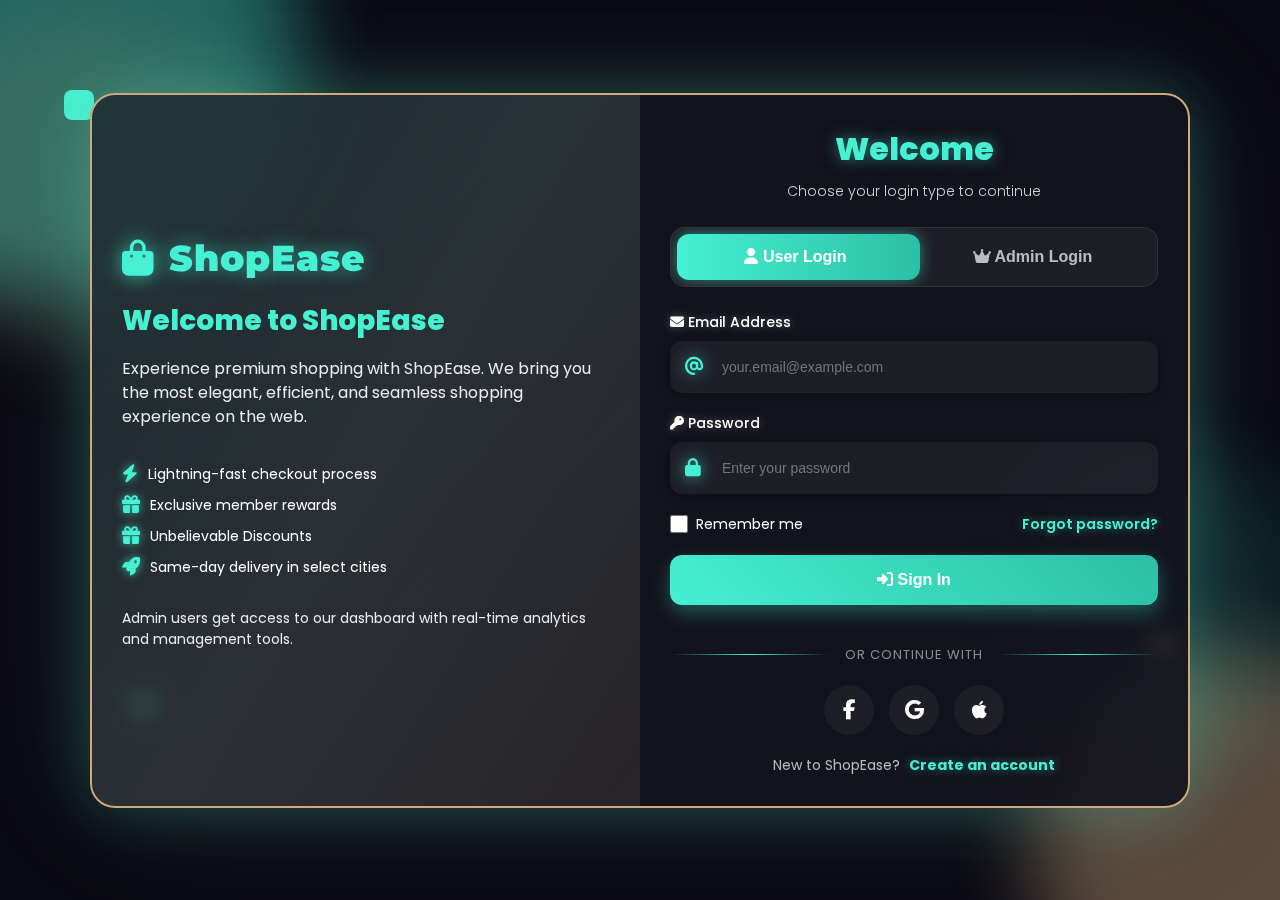
<file: frontend/login.html>
<!DOCTYPE html>
<html lang="en">
<head>
    <meta charset="UTF-8">
    <meta name="viewport" content="width=device-width, initial-scale=1.0">
    <title>ShopEase | Login</title>
    <link rel="stylesheet" href="https://cdnjs.cloudflare.com/ajax/libs/font-awesome/6.4.0/css/all.min.css">
    <link href="https://fonts.googleapis.com/css2?family=Poppins:wght@300;400;500;600;700;800;900&family=Montserrat:wght@800;900&family=Nunito:wght@400;700;900&display=swap" rel="stylesheet">
    <style>
        :root {
            --logo-color: #46F0D2;
            --border: #CFA97E;
            --dark-bg: #0a0a14;
            --card-bg: rgba(20, 20, 30, 0.9);
            --text-light: #ffffff;
            --text-glow: rgba(255, 255, 255, 0.8);
            --accent-color: #46F0D2;
            --secondary-color: #CFA97E;
            --accent-dark: #2BBFA6;
        }
        
        * {
            margin: 0;
            padding: 0;
            box-sizing: border-box;
        }
        
        body {
            background-color: var(--dark-bg);
            min-height: 100vh;
            display: flex;
            align-items: center;
            justify-content: center;
            color: var(--text-light);
            font-family: 'Poppins', sans-serif;
            overflow-x: hidden;
            position: relative;
            padding: 15px;
        }
        
        /* Background elements */
        .bg-element {
            position: fixed;
            border-radius: 50%;
            z-index: -1;
            opacity: 0.4;
            filter: blur(40px);
        }
        
        .bg-1 {
            width: 500px;
            height: 500px;
            background: var(--accent-color);
            top: -200px;
            left: -200px;
            animation: float 25s infinite ease-in-out;
        }
        
        .bg-2 {
            width: 400px;
            height: 400px;
            background: var(--secondary-color);
            bottom: -150px;
            right: -150px;
            animation: float 30s infinite ease-in-out reverse;
        }
        
        .bg-3 {
            width: 300px;
            height: 300px;
            background: rgba(46, 240, 210, 0.3);
            top: 50%;
            left: 80%;
            animation: float 20s infinite ease-in-out;
        }
        
        .bg-4 {
            width: 350px;
            height: 350px;
            background: rgba(207, 169, 126, 0.3);
            bottom: 60%;
            right: 80%;
            animation: float 35s infinite ease-in-out;
        }
        
        @keyframes float {
            0%, 100% { transform: translate(0, 0) rotate(0deg); }
            33% { transform: translate(30px, -50px) rotate(120deg); }
            66% { transform: translate(-20px, 40px) rotate(240deg); }
        }
        
        .container {
            display: flex;
            width: 95%;
            max-width: 1100px;
            min-height: 550px; /* REDUCED from 600px to 550px */
            height: auto;
            background: var(--card-bg);
            border-radius: 25px;
            overflow: hidden;
            position: relative;
            box-shadow: 
                0 0 60px rgba(70, 240, 210, 0.2),
                0 0 100px rgba(70, 240, 210, 0.1),
                0 0 140px rgba(207, 169, 126, 0.1);
            border: 2px solid var(--border);
            backdrop-filter: blur(10px);
        }
        
        /* Left section */
        .left-section {
            flex: 1;
            background: linear-gradient(135deg, rgba(70, 240, 210, 0.1), rgba(207, 169, 126, 0.1));
            padding: 30px; /* REDUCED from 40px */
            display: flex;
            flex-direction: column;
            justify-content: center;
            position: relative;
            overflow: hidden;
        }
        
        .left-section::before {
            content: '';
            position: absolute;
            width: 200%;
            height: 200%;
            background: 
                linear-gradient(90deg, transparent, rgba(255, 255, 255, 0.05), transparent);
            top: -50%;
            left: -50%;
            transform: rotate(30deg);
            animation: shine 8s infinite linear;
        }
        
        @keyframes shine {
            0% { transform: translateX(-100%) rotate(30deg); }
            100% { transform: translateX(100%) rotate(30deg); }
        }
        
        .logo {
            display: flex;
            align-items: center;
            margin-bottom: 20px; /* REDUCED from 30px */
            position: relative;
            z-index: 2;
        }
        
        .logo-icon {
            font-size: 36px; /* REDUCED from 42px */
            margin-right: 15px; /* REDUCED from 20px */
            color: var(--accent-color);
            filter: drop-shadow(0 0 10px rgba(70, 240, 210, 0.7));
        }
        
        .logo h1 {
            font-family: 'Montserrat', sans-serif;
            font-size: 36px; /* REDUCED from 42px */
            font-weight: 900;
            color: var(--accent-color);
            text-shadow: 0 0 20px rgba(70, 240, 210, 0.5);
            letter-spacing: 1px;
        }
        
        .left-section h2 {
            font-size: 28px; /* REDUCED from 36px */
            margin-bottom: 15px; /* REDUCED from 20px */
            position: relative;
            z-index: 2;
            font-weight: 800;
            color: var(--accent-color);
        }
        
        .left-section p {
            font-size: 16px; /* REDUCED from 18px */
            line-height: 1.5;
            opacity: 0.9;
            position: relative;
            z-index: 2;
            max-width: 500px;
            margin-bottom: 15px; /* REDUCED from 20px */
        }
        
        .feature-list {
            margin-top: 20px; /* REDUCED from 30px */
            position: relative;
            z-index: 2;
        }
        
        .feature-list li {
            display: flex;
            align-items: center;
            margin-bottom: 10px; /* REDUCED from 15px */
            font-size: 14px; /* REDUCED from 16px */
        }
        
        .feature-list i {
            margin-right: 10px; /* REDUCED from 12px */
            color: var(--accent-color);
            font-size: 18px; /* REDUCED from 20px */
            filter: drop-shadow(0 0 5px rgba(70, 240, 210, 0.7));
        }
        
        .left-section > p:last-child {
            margin-top: 20px; /* REDUCED from 30px */
            font-size: 14px;
        }
        
        /* Right section with forms */
        .right-section {
            flex: 1;
            padding: 30px; /* REDUCED from 40px */
            display: flex;
            flex-direction: column;
            justify-content: center;
        }
        
        .login-header {
            text-align: center;
            margin-bottom: 25px; /* REDUCED from 40px */
        }
        
        .login-header h2 {
            font-size: 32px; /* REDUCED from 38px */
            margin-bottom: 8px; /* REDUCED from 10px */
            font-weight: 800;
            color: var(--accent-color);
            text-shadow: 0 0 15px rgba(70, 240, 210, 0.5);
        }
        
        .login-header p {
            color: var(--text-glow);
            font-size: 14px; /* REDUCED from 16px */
            font-weight: 300;
        }
        
        /* Tab switcher */
        .login-tabs {
            display: flex;
            background: rgba(255, 255, 255, 0.05);
            border-radius: 15px;
            padding: 6px; /* REDUCED from 8px */
            margin-bottom: 25px; /* REDUCED from 40px */
            border: 1px solid rgba(255, 255, 255, 0.1);
            position: relative;
            overflow: hidden;
        }
        
        .login-tabs::before {
            content: '';
            position: absolute;
            width: 50%;
            height: calc(100% - 12px);
            background: linear-gradient(90deg, var(--accent-color), var(--accent-dark));
            border-radius: 12px;
            top: 6px;
            left: 6px;
            transition: all 0.5s cubic-bezier(0.68, -0.55, 0.27, 1.55);
            box-shadow: 0 0 15px rgba(70, 240, 210, 0.5);
        }
        
        .login-tabs.admin-active::before {
            left: calc(50% - 6px);
            background: linear-gradient(90deg, var(--secondary-color), rgba(207, 169, 126, 0.8));
        }
        
        .tab-btn {
            flex: 1;
            padding: 14px; /* REDUCED from 18px */
            border: none;
            background: transparent;
            font-size: 16px; /* REDUCED from 18px */
            font-weight: 700;
            cursor: pointer;
            border-radius: 12px;
            transition: all 0.3s ease;
            color: rgba(255, 255, 255, 0.7);
            position: relative;
            z-index: 2;
        }
        
        .tab-btn.active {
            color: white;
        }
        
        .login-form {
            display: none;
            animation: slideUp 0.7s cubic-bezier(0.68, -0.55, 0.27, 1.55);
        }
        
        @keyframes slideUp {
            from { opacity: 0; transform: translateY(30px); }
            to { opacity: 1; transform: translateY(0); }
        }
        
        .login-form.active {
            display: block;
        }
        
        .form-group {
            margin-bottom: 20px; /* REDUCED from 30px */
        }
        
        .form-group label {
            display: block;
            font-size: 14px; /* REDUCED from 16px */
            font-weight: 500;
            margin-bottom: 8px; /* REDUCED from 10px */
            color: var(--text-light);
            text-shadow: 0 0 10px rgba(255, 255, 255, 0.3);
        }
        
        .input-with-icon {
            position: relative;
        }
        
        .input-with-icon i {
            position: absolute;
            left: 15px; /* REDUCED from 20px */
            top: 50%;
            transform: translateY(-50%);
            color: var(--accent-color);
            font-size: 18px; /* REDUCED from 20px */
            filter: drop-shadow(0 0 8px rgba(70, 240, 210, 0.7));
            z-index: 2;
        }
        
        .form-control {
            width: 100%;
            padding: 16px 15px 16px 50px; /* REDUCED from 20px 20px 20px 60px */
            background: rgba(255, 255, 255, 0.05);
            border: 2px solid transparent;
            border-radius: 12px;
            font-size: 14px; /* REDUCED from 16px */
            transition: all 0.4s ease;
            color: white;
            box-shadow: 0 3px 10px rgba(0, 0, 0, 0.2);
        }
        
        .form-control:focus {
            outline: none;
            border-color: var(--accent-color);
            box-shadow: 
                0 0 15px rgba(70, 240, 210, 0.3),
                inset 0 0 15px rgba(70, 240, 210, 0.1);
            background: rgba(255, 255, 255, 0.08);
        }
        
        .remember-forgot {
            display: flex;
            justify-content: space-between;
            align-items: center;
            margin-bottom: 20px; /* REDUCED from 30px */
            font-size: 14px; /* REDUCED from 15px */
        }
        
        .remember {
            display: flex;
            align-items: center;
        }
        
        .remember input {
            margin-right: 8px; /* REDUCED from 10px */
            width: 18px; /* REDUCED from 20px */
            height: 18px;
            accent-color: var(--accent-color);
        }
        
        .forgot-link {
            color: var(--accent-color);
            text-decoration: none;
            font-weight: 600;
            text-shadow: 0 0 10px rgba(70, 240, 210, 0.5);
            transition: all 0.3s ease;
            position: relative;
            font-size: 14px;
        }
        
        .forgot-link:hover {
            color: var(--secondary-color);
        }
        
        .forgot-link::after {
            content: '';
            position: absolute;
            width: 0;
            height: 2px;
            background: var(--accent-color);
            bottom: -3px;
            left: 0;
            transition: width 0.3s ease;
        }
        
        .forgot-link:hover::after {
            width: 100%;
        }
        
        .login-btn {
            width: 100%;
            padding: 16px; /* REDUCED from 20px */
            background: linear-gradient(45deg, var(--accent-color), var(--accent-dark));
            color: white;
            border: none;
            border-radius: 12px;
            font-size: 16px; /* REDUCED from 18px */
            font-weight: 700;
            cursor: pointer;
            transition: all 0.4s ease;
            margin-bottom: 20px; /* REDUCED from 30px */
            box-shadow: 0 8px 20px rgba(70, 240, 210, 0.3);
            position: relative;
            overflow: hidden;
            z-index: 1;
        }
        
        .login-btn::before {
            content: '';
            position: absolute;
            top: 0;
            left: -100%;
            width: 100%;
            height: 100%;
            background: linear-gradient(90deg, transparent, rgba(255, 255, 255, 0.2), transparent);
            transition: left 0.7s ease;
            z-index: -1;
        }
        
        .login-btn:hover::before {
            left: 100%;
        }
        
        .login-btn:hover {
            transform: translateY(-5px);
            box-shadow: 
                0 12px 30px rgba(70, 240, 210, 0.4),
                0 0 20px rgba(70, 240, 210, 0.2);
        }
        
        .separator {
            display: flex;
            align-items: center;
            margin: 20px 0; /* REDUCED from 30px */
            color: rgba(255, 255, 255, 0.5);
        }
        
        .separator::before,
        .separator::after {
            content: '';
            flex: 1;
            height: 1px;
            background: linear-gradient(90deg, transparent, var(--accent-color), transparent);
        }
        
        .separator span {
            padding: 0 15px; /* REDUCED from 20px */
            font-size: 13px; /* REDUCED from 14px */
            text-transform: uppercase;
            letter-spacing: 1px;
        }
        
        .social-login {
            display: flex;
            justify-content: center;
            gap: 15px; /* REDUCED from 20px */
            margin-bottom: 20px; /* REDUCED from 30px */
        }
        
        .social-btn {
            display: flex;
            align-items: center;
            justify-content: center;
            width: 50px; /* REDUCED from 60px */
            height: 50px;
            border-radius: 50%;
            background: rgba(255, 255, 255, 0.05);
            border: 2px solid transparent;
            color: white;
            font-size: 20px; /* REDUCED from 24px */
            cursor: pointer;
            transition: all 0.4s cubic-bezier(0.68, -0.55, 0.27, 1.55);
            position: relative;
            overflow: hidden;
        }
        
        .social-btn::before {
            content: '';
            position: absolute;
            width: 100%;
            height: 100%;
            background: conic-gradient(from 0deg, var(--accent-color), var(--secondary-color), var(--accent-color));
            z-index: -1;
            opacity: 0;
            transition: opacity 0.4s ease;
        }
        
        .social-btn:hover::before {
            opacity: 1;
        }
        
        .social-btn:hover {
            transform: translateY(-5px) scale(1.1);
            box-shadow: 0 8px 20px rgba(70, 240, 210, 0.2);
        }
        
        .facebook-btn:hover {
            border-color: #3b5998;
            color: #3b5998;
        }
        
        .google-btn:hover {
            border-color: #db4437;
            color: #db4437;
        }
        
        .apple-btn:hover {
            border-color: white;
            color: white;
        }
        
        .register-link {
            text-align: center;
            font-size: 14px; /* REDUCED from 15px */
            color: rgba(255, 255, 255, 0.7);
        }
        
        .register-link a {
            color: var(--accent-color);
            text-decoration: none;
            font-weight: 700;
            text-shadow: 0 0 10px rgba(70, 240, 210, 0.5);
            margin-left: 5px;
            position: relative;
        }
        
        .register-link a::after {
            content: '';
            position: absolute;
            width: 0;
            height: 2px;
            background: var(--accent-color);
            bottom: -3px;
            left: 0;
            transition: width 0.3s ease;
        }
        
        .register-link a:hover::after {
            width: 100%;
        }
        
        .admin-note {
            background: rgba(70, 240, 210, 0.1);
            border-left: 4px solid var(--accent-color);
            padding: 12px; /* REDUCED from 15px */
            border-radius: 8px;
            margin-top: 15px; /* REDUCED from 25px */
            font-size: 13px; /* REDUCED from 14px */
            color: var(--accent-color);
            text-shadow: 0 0 10px rgba(70, 240, 210, 0.3);
            animation: pulse 2s infinite;
        }
        
        @keyframes pulse {
            0%, 100% { opacity: 0.8; }
            50% { opacity: 1; }
        }
        
        /* Floating shapes - optional to remove if still too crowded */
        .floating-shape {
            position: absolute;
            width: 30px; /* REDUCED from 40px */
            height: 30px;
            background: rgba(70, 240, 210, 0.2);
            border-radius: 8px;
            z-index: -1;
            animation: floatShape 15s infinite linear;
        }
        
        .shape-1 {
            top: 10%;
            left: 5%;
            background: var(--accent-color);
            animation-delay: 0s;
        }
        
        .shape-2 {
            top: 70%;
            right: 8%;
            background: var(--secondary-color);
            border-radius: 50%;
            animation-delay: -5s;
        }
        
        .shape-3 {
            bottom: 20%;
            left: 10%;
            background: var(--accent-color);
            border-radius: 0;
            animation-delay: -10s;
        }
        
        @keyframes floatShape {
            0% { transform: translate(0, 0) rotate(0deg); }
            25% { transform: translate(20px, -30px) rotate(90deg); }
            50% { transform: translate(40px, 10px) rotate(180deg); }
            75% { transform: translate(10px, 30px) rotate(270deg); }
            100% { transform: translate(0, 0) rotate(360deg); }
        }
        
        /* Responsive design */
        @media (max-width: 992px) {
            .container {
                flex-direction: column;
                margin: 20px 0;
                min-height: auto;
            }
            
            .left-section, .right-section {
                padding: 25px;
            }
            
            .logo h1 {
                font-size: 32px;
            }
            
            .left-section h2 {
                font-size: 26px;
            }
        }
        
        @media (max-width: 768px) {
            body {
                padding: 10px;
            }
            
            .container {
                min-height: auto;
                max-width: 95%;
            }
            
            .logo h1 {
                font-size: 28px;
            }
            
            .left-section h2 {
                font-size: 24px;
            }
            
            .login-header h2 {
                font-size: 26px;
            }
        }
        
        @media (max-width: 576px) {
            .left-section, .right-section {
                padding: 20px 15px;
            }
            
            .logo h1 {
                font-size: 24px;
            }
            
            .left-section h2 {
                font-size: 20px;
            }
            
            .login-header h2 {
                font-size: 22px;
            }
            
            .remember-forgot {
                flex-direction: column;
                align-items: flex-start;
                gap: 10px;
            }
            
            .social-btn {
                width: 45px;
                height: 45px;
                font-size: 18px;
            }
            
            .floating-shape {
                display: none; /* Hide floating shapes on small screens */
            }
        }
    </style>
</head>
<body>
    <!-- Background elements -->
    <div class="bg-element bg-1"></div>
    <div class="bg-element bg-2"></div>
    <div class="bg-element bg-3"></div>
    <div class="bg-element bg-4"></div>
    
    <!-- Floating shapes -->
    <div class="floating-shape shape-1"></div>
    <div class="floating-shape shape-2"></div>
    <div class="floating-shape shape-3"></div>
    
    <div class="container">
        <!-- Left Section with Branding -->
        <div class="left-section">
            <div class="logo">
                <i class="fas fa-shopping-bag logo-icon"></i>
                <h1>ShopEase</h1>
            </div>
            <h2>Welcome to ShopEase</h2>
            <p>Experience premium shopping with ShopEase. We bring you the most elegant, efficient, and seamless shopping experience on the web.</p>
            
            <ul class="feature-list">
                <li><i class="fas fa-bolt"></i> Lightning-fast checkout process</li>
                <li><i class="fas fa-gift"></i> Exclusive member rewards</li>
                <li><i class="fas fa-gift"></i> Unbelievable Discounts</li>
                <li><i class="fas fa-rocket"></i> Same-day delivery in select cities</li>
            </ul>
            
            <p>Admin users get access to our dashboard with real-time analytics and management tools.</p>
        </div>
        
        <!-- Right Section with Forms -->
        <div class="right-section">
            <div class="login-header">
                <h2>Welcome</h2>
                <p>Choose your login type to continue</p>
            </div>
            
            <!-- Tab Switcher -->
            <div class="login-tabs" id="loginTabs">
                <button class="tab-btn active" id="user-tab">
                    <i class="fas fa-user"></i> User Login
                </button>
                <button class="tab-btn" id="admin-tab">
                    <i class="fas fa-crown"></i> Admin Login
                </button>
            </div>
            
            <!-- User Login Form -->
            <div class="login-form active" id="user-form">
                <form id="userLoginForm">
                    <div class="form-group">
                        <label for="user-email"><i class="fas fa-envelope"></i> Email Address</label>
                        <div class="input-with-icon">
                            <i class="fas fa-at"></i>
                            <input type="email" id="user-email" class="form-control" placeholder="your.email@example.com" required>
                        </div>
                    </div>
                    
                    <div class="form-group">
                        <label for="user-password"><i class="fas fa-key"></i> Password</label>
                        <div class="input-with-icon">
                            <i class="fas fa-lock"></i>
                            <input type="password" id="user-password" class="form-control" placeholder="Enter your password" required>
                        </div>
                    </div>
                    
                    <div class="remember-forgot">
                        <div class="remember">
                            <input type="checkbox" id="remember-user">
                            <label for="remember-user">Remember me</label>
                        </div>
                        <a href="#" class="forgot-link">Forgot password?</a>
                    </div>
                    
                    <button type="submit" class="login-btn">
                        <i class="fas fa-sign-in-alt"></i> Sign In
                    </button>
                    
                    <div class="separator">
                        <span>Or continue with</span>
                    </div>
                    
                    <div class="social-login">
                        <div class="social-btn facebook-btn">
                            <i class="fab fa-facebook-f"></i>
                        </div>
                        <div class="social-btn google-btn">
                            <i class="fab fa-google"></i>
                        </div>
                        <div class="social-btn apple-btn">
                            <i class="fab fa-apple"></i>
                        </div>
                    </div>
                    
                    <div class="register-link">
                        New to ShopEase?
                        <a href="#" id="register-link">Create an account</a>
                    </div>
                </form>
            </div>
            
            <!-- Admin Login Form -->
            <div class="login-form" id="admin-form">
                <form id="adminLoginForm">
                    <div class="form-group">
                        <label for="admin-username"><i class="fas fa-user-shield"></i> Admin Username</label>
                        <div class="input-with-icon">
                            <i class="fas fa-user-ninja"></i>
                            <input type="text" id="admin-username" class="form-control" placeholder="Enter your admin username" required>
                        </div>
                    </div>
                    
                    <div class="form-group">
                        <label for="admin-password"><i class="fas fa-fingerprint"></i> Admin Password</label>
                        <div class="input-with-icon">
                            <i class="fas fa-lock"></i>
                            <input type="password" id="admin-password" class="form-control" placeholder="Enter your admin password" required>
                        </div>
                    </div>
                    
                    <div class="remember-forgot">
                        <div class="remember">
                            <input type="checkbox" id="remember-admin">
                            <label for="remember-admin">Remember this device</label>
                        </div>
                        <a href="#" class="forgot-link">Need a reset?</a>
                    </div>
                    
                    <button type="submit" class="login-btn">
                        <i class="fas fa-tachometer-alt"></i> Access Dashboard
                    </button>
                    
                    <div class="admin-note">
                        <i class="fas fa-exclamation-triangle"></i> <strong>Security Notice:</strong> Admin access is monitored 24/7. Any unauthorized attempts will trigger security protocols.
                    </div>
                </form>
            </div>
        </div>
    </div>
<script>
    // Set base API URL
    const API_BASE_URL = 'http://localhost:5000';
    
    // Tab switching
    const userTab = document.getElementById('user-tab');
    const adminTab = document.getElementById('admin-tab');
    const userForm = document.getElementById('user-form');
    const adminForm = document.getElementById('admin-form');
    const loginTabs = document.getElementById('loginTabs');
    const registerLink = document.getElementById('register-link');
    
    // Track current mode
    let isRegistrationMode = false;
    let registrationFormCreated = false;
    
    userTab.addEventListener('click', () => {
        userTab.classList.add('active');
        adminTab.classList.remove('active');
        userForm.classList.add('active');
        adminForm.classList.remove('active');
        loginTabs.classList.remove('admin-active');
        
        // Always show login form when switching to user tab
        showLoginForm();
    });
    
    adminTab.addEventListener('click', () => {
        adminTab.classList.add('active');
        userTab.classList.remove('active');
        adminForm.classList.add('active');
        userForm.classList.remove('active');
        loginTabs.classList.add('admin-active');
        
        // Hide registration form if it exists
        hideRegistrationForm();
    });
    
    // Show login form
    function showLoginForm() {
        const loginForm = document.getElementById('userLoginForm');
        const registerForm = document.getElementById('userRegisterForm');
        
        if (loginForm) loginForm.style.display = 'block';
        if (registerForm) registerForm.style.display = 'none';
        
        isRegistrationMode = false;
        if (registerLink) registerLink.textContent = 'Create an account';
    }
    
    // Show registration form
    function showRegistrationForm() {
        // Create form first if it doesn't exist
        if (!registrationFormCreated) {
            createRegistrationForm();
        }
        
        const loginForm = document.getElementById('userLoginForm');
        const registerForm = document.getElementById('userRegisterForm');
        
        if (loginForm) loginForm.style.display = 'none';
        if (registerForm) registerForm.style.display = 'block';
        
        isRegistrationMode = true;
        if (registerLink) registerLink.textContent = 'Sign In';
    }
    
    // Hide registration form
    function hideRegistrationForm() {
        const registerForm = document.getElementById('userRegisterForm');
        if (registerForm) {
            registerForm.style.display = 'none';
        }
        isRegistrationMode = false;
    }
    
    // Create registration form dynamically (only once)
    function createRegistrationForm() {
        if (registrationFormCreated) return;
        
        // Create the registration form HTML
        const registrationHTML = `
            <form id="userRegisterForm" style="display: none;">
                <div class="form-group">
                    <label for="register-username"><i class="fas fa-user"></i> Username</label>
                    <div class="input-with-icon">
                        <i class="fas fa-user-circle"></i>
                        <input type="text" id="register-username" class="form-control" placeholder="Choose a username" required>
                    </div>
                </div>
                
                <div class="form-group">
                    <label for="register-email"><i class="fas fa-envelope"></i> Email Address</label>
                    <div class="input-with-icon">
                        <i class="fas fa-at"></i>
                        <input type="email" id="register-email" class="form-control" placeholder="your.email@example.com" required>
                    </div>
                </div>
                
                <div class="form-group">
                    <label for="register-password"><i class="fas fa-key"></i> Password</label>
                    <div class="input-with-icon">
                        <i class="fas fa-lock"></i>
                        <input type="password" id="register-password" class="form-control" placeholder="Create a password (min 6 characters)" required>
                    </div>
                </div>
                
                <div class="form-group">
                    <label for="register-confirm-password"><i class="fas fa-lock"></i> Confirm Password</label>
                    <div class="input-with-icon">
                        <i class="fas fa-lock"></i>
                        <input type="password" id="register-confirm-password" class="form-control" placeholder="Confirm your password" required>
                    </div>
                </div>
                
                <div class="remember-forgot">
                    <div class="remember">
                        <input type="checkbox" id="terms-agree" required>
                        <label for="terms-agree">I agree to Terms & Conditions</label>
                    </div>
                </div>
                
                <button type="submit" class="login-btn">
                    <i class="fas fa-user-plus"></i> Create Account
                </button>
                
                <div class="register-link">
                    Already have an account?
                    <a href="#" id="login-link">Sign In</a>
                </div>
            </form>
        `;
        
        userForm.insertAdjacentHTML('beforeend', registrationHTML);
        registrationFormCreated = true;
        
        // Add event listener for registration form
        document.getElementById('userRegisterForm').addEventListener('submit', handleRegistration);
        
        // Add event listener for login link
        document.getElementById('login-link').addEventListener('click', function(e) {
            e.preventDefault();
            showLoginForm();
        });
    }
    
    // User Login Form Submission
    document.getElementById('userLoginForm').addEventListener('submit', async function(e) {
        e.preventDefault();
        const loginInput = document.getElementById('user-email').value.trim();
        const password = document.getElementById('user-password').value;
        
        if (!loginInput || !password) {
            alert('Please enter both email and password');
            return;
        }
        
        const loginBtn = this.querySelector('.login-btn');
        const originalText = loginBtn.innerHTML;
        loginBtn.innerHTML = '<i class="fas fa-spinner fa-spin"></i> Signing In...';
        loginBtn.disabled = true;
        
        try {
            const response = await fetch(`${API_BASE_URL}/api/login`, {
                method: 'POST',
                headers: {
                    'Content-Type': 'application/json'
                },
                credentials: 'include',
                body: JSON.stringify({
                    username: loginInput,
                    password: password
                })
            });
            
            const data = await response.json();
            
            if (data.success) {
                loginBtn.innerHTML = '<i class="fas fa-check"></i> Success!';
                loginBtn.style.background = 'linear-gradient(45deg, var(--accent-color), #2BBFA6)';
                
                // Redirect based on user role
                setTimeout(() => {
                    if (data.user.role === 'admin') {
                        window.location.href = `${API_BASE_URL}/admin-dashboard`;
                    } else {
                        // Regular user - redirect to index page
                        window.location.href = `http://localhost:8000/index.html`;
                    }
                }, 1000);
                
            } else {
                loginBtn.innerHTML = '<i class="fas fa-exclamation-triangle"></i> ' + data.error;
                loginBtn.style.background = 'linear-gradient(45deg, #ff0000, #ff6600)';
                
                setTimeout(() => {
                    loginBtn.innerHTML = originalText;
                    loginBtn.style.background = 'linear-gradient(45deg, var(--accent-color), var(--accent-dark))';
                    loginBtn.disabled = false;
                }, 2000);
            }
        } catch (error) {
            console.error('Login error:', error);
            loginBtn.innerHTML = '<i class="fas fa-exclamation-triangle"></i> Connection Error';
            loginBtn.style.background = 'linear-gradient(45deg, #ff0000, #ff6600)';
            
            setTimeout(() => {
                loginBtn.innerHTML = originalText;
                loginBtn.style.background = 'linear-gradient(45deg, var(--accent-color), var(--accent-dark))';
                loginBtn.disabled = false;
            }, 2000);
        }
    });
    
    // Registration handler
    async function handleRegistration(e) {
        e.preventDefault();
        
        const username = document.getElementById('register-username').value.trim();
        const email = document.getElementById('register-email').value.trim();
        const password = document.getElementById('register-password').value;
        const confirmPassword = document.getElementById('register-confirm-password').value;
        
        // Validation
        if (!username || !email || !password || !confirmPassword) {
            alert('Please fill in all fields');
            return;
        }
        
        if (password !== confirmPassword) {
            alert('Passwords do not match!');
            return;
        }
        
        if (password.length < 6) {
            alert('Password must be at least 6 characters long!');
            return;
        }
        
        if (!document.getElementById('terms-agree').checked) {
            alert('You must agree to the Terms & Conditions');
            return;
        }
        
        const registerBtn = e.target.querySelector('.login-btn');
        const originalText = registerBtn.innerHTML;
        registerBtn.innerHTML = '<i class="fas fa-spinner fa-spin"></i> Creating Account...';
        registerBtn.disabled = true;
        
        try {
            console.log('Sending registration request...', { username, email });
            
            const response = await fetch(`${API_BASE_URL}/api/register`, {
                method: 'POST',
                headers: {
                    'Content-Type': 'application/json'
                },
                credentials: 'include',
                body: JSON.stringify({
                    username: username,
                    email: email,
                    password: password
                })
            });
            
            console.log('Registration response status:', response.status);
            
            const data = await response.json();
            console.log('Registration response data:', data);
            
            if (data.success) {
                registerBtn.innerHTML = '<i class="fas fa-check"></i> Account Created!';
                registerBtn.style.background = 'linear-gradient(45deg, var(--accent-color), #2BBFA6)';
                
                // Auto-login and redirect
                setTimeout(() => {
                    window.location.href = `http://localhost:8000/index.html`;
                }, 1500);
                
            } else {
                registerBtn.innerHTML = '<i class="fas fa-exclamation-triangle"></i> ' + data.error;
                registerBtn.style.background = 'linear-gradient(45deg, #ff0000, #ff6600)';
                
                setTimeout(() => {
                    registerBtn.innerHTML = originalText;
                    registerBtn.style.background = 'linear-gradient(45deg, var(--accent-color), var(--accent-dark))';
                    registerBtn.disabled = false;
                }, 2000);
            }
        } catch (error) {
            console.error('Registration error:', error);
            registerBtn.innerHTML = '<i class="fas fa-exclamation-triangle"></i> Connection Error';
            registerBtn.style.background = 'linear-gradient(45deg, #ff0000, #ff6600)';
            
            setTimeout(() => {
                registerBtn.innerHTML = originalText;
                registerBtn.style.background = 'linear-gradient(45deg, var(--accent-color), var(--accent-dark))';
                registerBtn.disabled = false;
            }, 2000);
        }
    }
    
    // Admin Login Form Submission
    document.getElementById('adminLoginForm').addEventListener('submit', async function(e) {
        e.preventDefault();
        const username = document.getElementById('admin-username').value.trim();
        const password = document.getElementById('admin-password').value;
        
        if (!username || !password) {
            alert('Please enter both username and password');
            return;
        }
        
        const loginBtn = this.querySelector('.login-btn');
        const originalText = loginBtn.innerHTML;
        loginBtn.innerHTML = '<i class="fas fa-spinner fa-spin"></i> Verifying Credentials...';
        loginBtn.disabled = true;
        
        try {
            const response = await fetch(`${API_BASE_URL}/api/login`, {
                method: 'POST',
                headers: {
                    'Content-Type': 'application/json'
                },
                credentials: 'include',
                body: JSON.stringify({
                    username: username,
                    password: password
                })
            });
            
            const data = await response.json();
            
            if (data.success) {
                if (data.user.role === 'admin') {
                    loginBtn.innerHTML = '<i class="fas fa-shield-alt"></i> Access Granted!';
                    loginBtn.style.background = 'linear-gradient(45deg, var(--accent-color), #2BBFA6)';
                    
                    // Redirect to admin dashboard
                    setTimeout(() => {
                        window.location.href = `${API_BASE_URL}/admin-dashboard`;
                    }, 1000);
                } else {
                    // User is not admin
                    loginBtn.innerHTML = '<i class="fas fa-ban"></i> Admin Access Required!';
                    loginBtn.style.background = 'linear-gradient(45deg, #ff0000, #990000)';
                    
                    setTimeout(() => {
                        loginBtn.innerHTML = originalText;
                        loginBtn.style.background = 'linear-gradient(45deg, var(--accent-color), var(--accent-dark))';
                        loginBtn.disabled = false;
                    }, 2000);
                }
            } else {
                loginBtn.innerHTML = '<i class="fas fa-ban"></i> ' + data.error;
                loginBtn.style.background = 'linear-gradient(45deg, #ff0000, #990000)';
                
                setTimeout(() => {
                    loginBtn.innerHTML = originalText;
                    loginBtn.style.background = 'linear-gradient(45deg, var(--accent-color), var(--accent-dark))';
                    loginBtn.disabled = false;
                }, 2000);
            }
        } catch (error) {
            console.error('Admin login error:', error);
            loginBtn.innerHTML = '<i class="fas fa-exclamation-triangle"></i> Connection Error';
            loginBtn.style.background = 'linear-gradient(45deg, #ff0000, #ff6600)';
            
            setTimeout(() => {
                loginBtn.innerHTML = originalText;
                loginBtn.style.background = 'linear-gradient(45deg, var(--accent-color), var(--accent-dark))';
                loginBtn.disabled = false;
            }, 2000);
        }
    });
    
    // Register link click handler
    registerLink.addEventListener('click', function(e) {
        e.preventDefault();
        
        if (isRegistrationMode) {
            showLoginForm();
        } else {
            showRegistrationForm();
        }
    });
    
    // Social login buttons
    document.querySelectorAll('.social-btn').forEach(btn => {
        btn.addEventListener('click', function() {
            const platform = this.classList.contains('facebook-btn') ? 'Facebook' : 
                            this.classList.contains('google-btn') ? 'Google' : 'Apple';
            
            this.style.transform = 'translateY(-15px) scale(1.2)';
            this.style.boxShadow = '0 20px 40px rgba(70, 240, 210, 0.3)';
            
            setTimeout(() => {
                this.style.transform = 'translateY(-8px) scale(1.1)';
                this.style.boxShadow = '0 10px 25px rgba(70, 240, 210, 0.2)';
            }, 300);
            
            alert(`Social login with ${platform} is coming soon!\n\nFor now, please use email/password login.`);
        });
    });
    
    // Input focus effects
    document.querySelectorAll('.form-control').forEach(input => {
        input.addEventListener('focus', function() {
            this.parentElement.parentElement.style.transform = 'scale(1.02)';
            this.parentElement.parentElement.style.transition = 'transform 0.3s ease';
        });
        
        input.addEventListener('blur', function() {
            this.parentElement.parentElement.style.transform = 'scale(1)';
        });
    });
    
    // Check if user is already logged in
    async function checkAuthStatus() {
        try {
            const response = await fetch(`${API_BASE_URL}/api/check-auth`, {
                credentials: 'include'
            });
            const data = await response.json();
            
            if (data.authenticated) {
                // User is already logged in, redirect based on role
                if (data.user.role === 'admin') {
                    window.location.href = `${API_BASE_URL}/admin-dashboard`;
                } else {
                    window.location.href = `http://localhost:8000/index.html`;
                }
            }
        } catch (error) {
            console.log('Not logged in - showing login form');
        }
    }
    
    // Check auth status on page load
    checkAuthStatus();
    
    // Initialize: Show login form by default
    showLoginForm();
    
    // Debug helper
    console.log('Login page loaded successfully');
    console.log('User form element:', document.getElementById('userLoginForm'));
    console.log('Admin form element:', document.getElementById('adminLoginForm'));
</script>
</body>
</html>
</file>
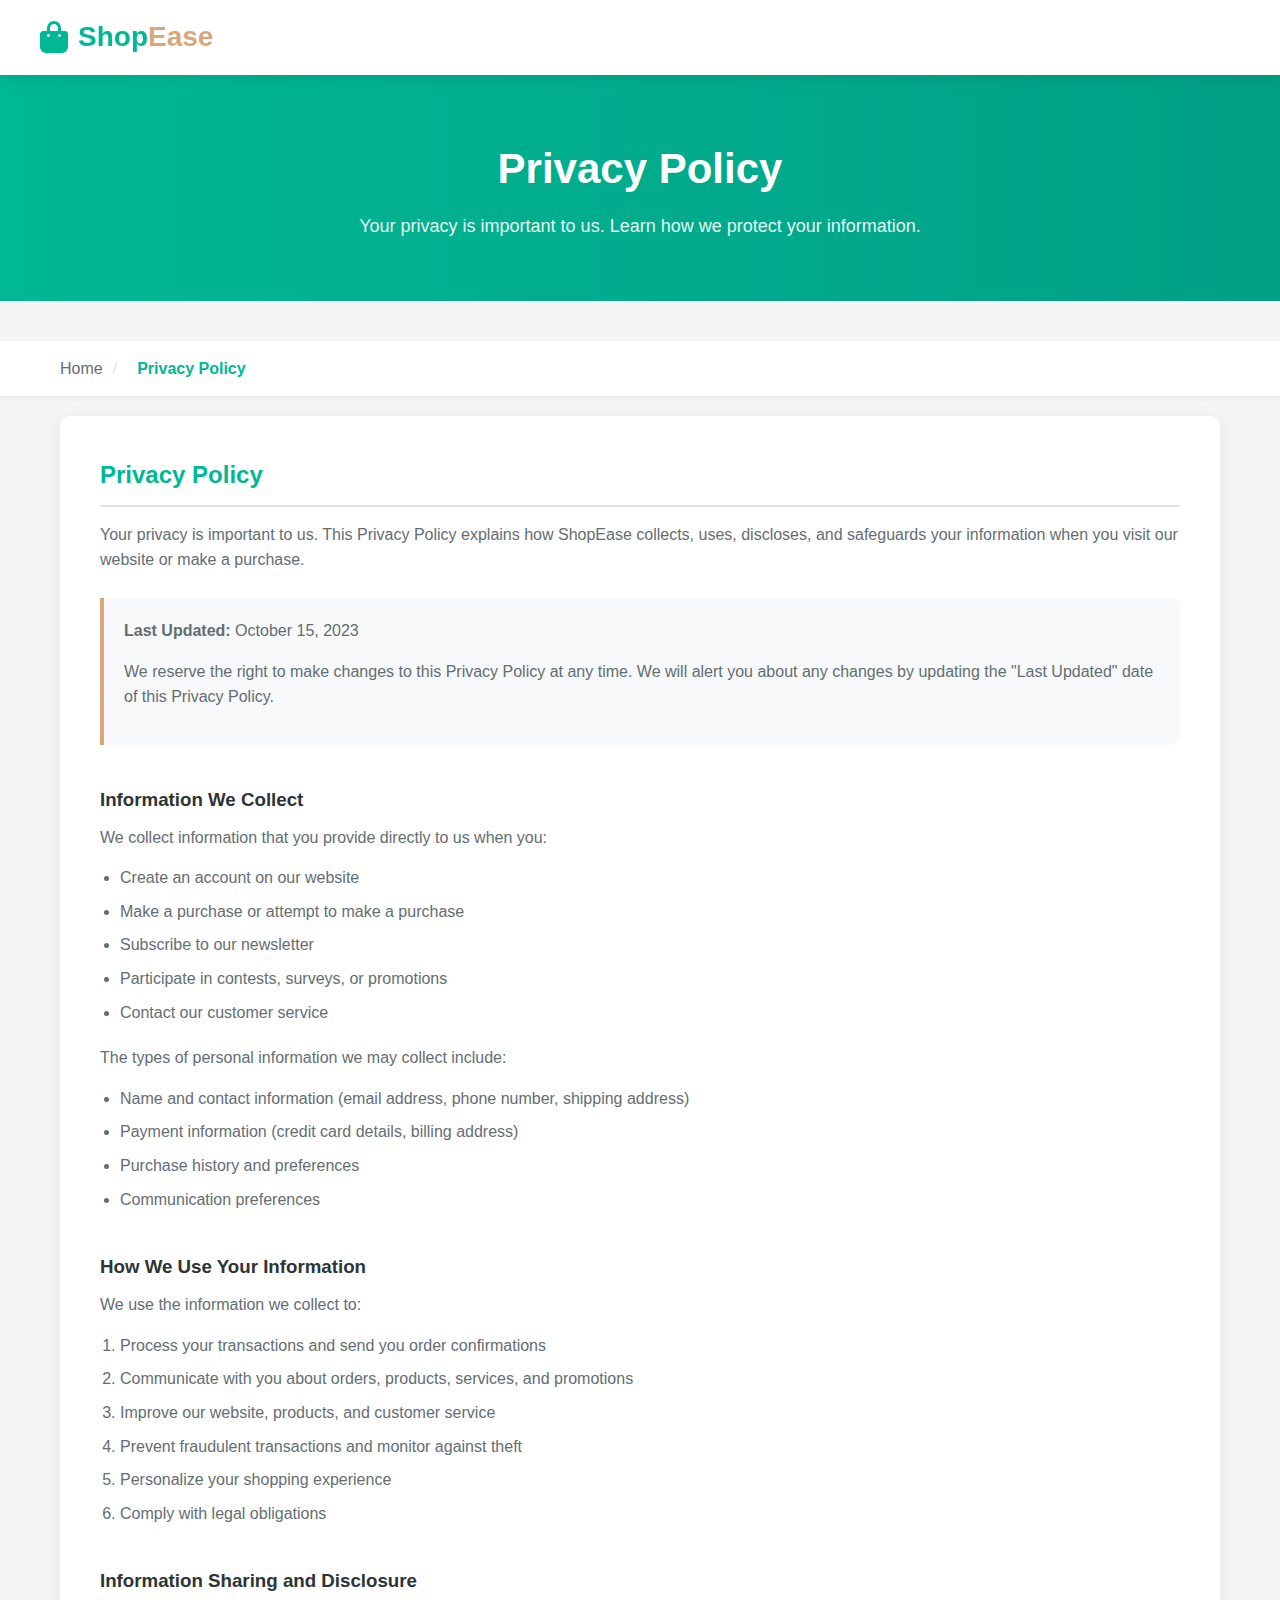
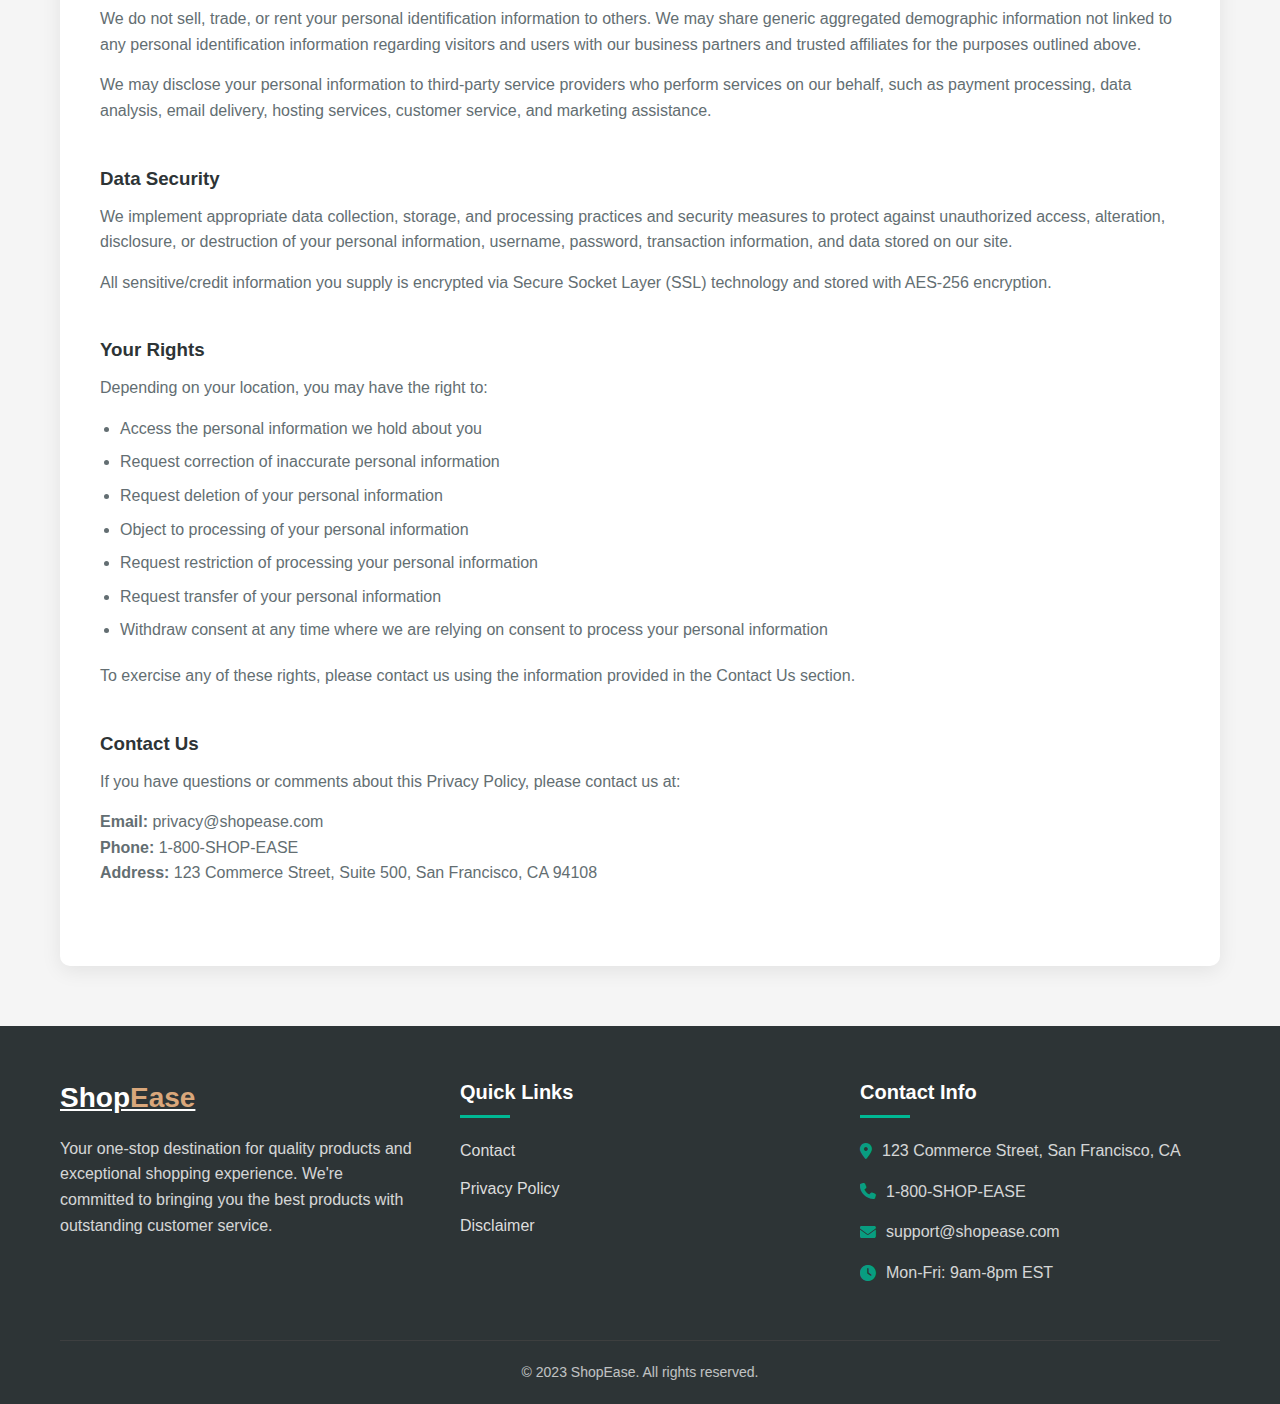
<file: frontend/privacy-policy.html>
<!DOCTYPE html>
<html lang="en">
<head>
    <meta charset="UTF-8">
    <meta name="viewport" content="width=device-width, initial-scale=1.0">
    <title>Privacy Policy | ShopEase</title>
    <link rel="stylesheet" href="https://cdnjs.cloudflare.com/ajax/libs/font-awesome/6.4.0/css/all.min.css">
    <style>
        :root {
            --primary: #00b894;
            --secondary: #D9A77B;
            --dark: #2d3436;
            --light: #f9f9f9;
            --gray: #636e72;
            --light-gray: #dfe6e9;
        }
        
        * {
            margin: 0;
            padding: 0;
            box-sizing: border-box;
            font-family: 'Segoe UI', Tahoma, Geneva, Verdana, sans-serif;
        }
        
        body {
            background-color: #f5f5f5;
            color: #333;
            line-height: 1.6;
        }
        
        .container {
            max-width: 1200px;
            margin: 0 auto;
            padding: 0 20px;
        }
        
        /* Header Styles */
        header {
            background-color: white;
            box-shadow: 0 2px 15px rgba(0, 0, 0, 0.1);
            position: sticky;
            top: 0;
            z-index: 100;
        }
        
        .header-container {
            display: flex;
            justify-content: space-between;
            align-items: center;
            padding: 15px 0;
        }
        
        .logo {
            font-size: 28px;
            font-weight: 800;
            color: var(--primary);
            text-decoration: none;
            display: flex;
            align-items: center;
        }
        
        .logo span {
            color: var(--secondary);
        }
        
        .logo i {
            margin-right: 10px;
            font-size: 32px;
        }
        
        nav ul {
            display: flex;
            list-style: none;
        }
        
        nav ul li {
            margin-left: 25px;
        }
        
        nav ul li a {
            text-decoration: none;
            color: var(--dark);
            font-weight: 600;
            font-size: 16px;
            transition: color 0.3s;
            padding: 5px 0;
            position: relative;
        }
        
        nav ul li a:hover {
            color: var(--primary);
        }
        
        nav ul li a.active {
            color: var(--primary);
        }
        
        nav ul li a.active::after {
            content: '';
            position: absolute;
            bottom: -5px;
            left: 0;
            width: 100%;
            height: 3px;
            background-color: var(--primary);
            border-radius: 2px;
        }
        
        /* Page Header */
        .page-header {
            background: linear-gradient(to right, var(--primary), #00a085);
            color: white;
            padding: 60px 0;
            text-align: center;
            margin-bottom: 40px;
        }
        
        .page-header h1 {
            font-size: 42px;
            margin-bottom: 10px;
        }
        
        .page-header p {
            font-size: 18px;
            max-width: 700px;
            margin: 0 auto;
            opacity: 0.9;
        }
        
        /* Breadcrumb */
        .breadcrumb {
            background-color: white;
            padding: 15px 0;
            margin-bottom: 20px;
            box-shadow: 0 2px 5px rgba(0,0,0,0.05);
        }
        
        .breadcrumb .container {
            display: flex;
            align-items: center;
        }
        
        .breadcrumb a {
            color: var(--gray);
            text-decoration: none;
            transition: color 0.3s;
        }
        
        .breadcrumb a:hover {
            color: var(--primary);
        }
        
        .breadcrumb span {
            margin: 0 10px;
            color: var(--light-gray);
        }
        
        .breadcrumb .current {
            color: var(--primary);
            font-weight: 600;
        }
        
        /* Content Styles */
        .content-container {
            background-color: white;
            border-radius: 10px;
            box-shadow: 0 5px 20px rgba(0, 0, 0, 0.08);
            padding: 40px;
            margin-bottom: 60px;
        }
        
        .content-section {
            margin-bottom: 40px;
        }
        
        .content-section h2 {
            color: var(--primary);
            margin-bottom: 15px;
            padding-bottom: 10px;
            border-bottom: 2px solid var(--light-gray);
        }
        
        .content-section h3 {
            color: var(--dark);
            margin: 20px 0 10px;
        }
        
        .content-section p {
            margin-bottom: 15px;
            color: var(--gray);
        }
        
        .content-section ul, .content-section ol {
            margin-left: 20px;
            margin-bottom: 20px;
            color: var(--gray);
        }
        
        .content-section li {
            margin-bottom: 8px;
        }
        
        .highlight-box {
            background-color: #f8f9fa;
            border-left: 4px solid var(--secondary);
            padding: 20px;
            margin: 25px 0;
            border-radius: 0 8px 8px 0;
        }
        
        /* Footer */
        footer {
            background-color: var(--dark);
            color: white;
            padding: 50px 0 20px;
        }
        
        .footer-container {
            display: grid;
            grid-template-columns: repeat(auto-fit, minmax(250px, 1fr));
            gap: 40px;
            margin-bottom: 40px;
        }
        
        .footer-logo {
            font-size: 28px;
            font-weight: 800;
            color: white;
            margin-bottom: 15px;
            display: block;
        }
        
        .footer-logo span {
            color: var(--secondary);
        }
        
        .footer-about p {
            margin-bottom: 20px;
            opacity: 0.8;
        }
        
        .footer-links h3, .footer-contact h3 {
            font-size: 20px;
            margin-bottom: 20px;
            color: white;
            position: relative;
            padding-bottom: 10px;
        }
        
        .footer-links h3::after, .footer-contact h3::after {
            content: '';
            position: absolute;
            bottom: 0;
            left: 0;
            width: 50px;
            height: 3px;
            background-color: var(--primary);
        }
        
        .footer-links ul {
            list-style: none;
        }
        
        .footer-links li {
            margin-bottom: 12px;
        }
        
        .footer-links a {
            color: #ddd;
            text-decoration: none;
            transition: color 0.3s;
        }
        
        .footer-links a:hover {
            color: var(--primary);
        }
        
        .footer-contact p {
            margin-bottom: 15px;
            display: flex;
            align-items: center;
            opacity: 0.8;
        }
        
        .footer-contact i {
            margin-right: 10px;
            color: var(--primary);
        }
        
        .copyright {
            text-align: center;
            padding-top: 20px;
            border-top: 1px solid #444;
            opacity: 0.7;
            font-size: 14px;
        }
        
        /* Responsive Design */
        @media (max-width: 768px) {
            .header-container {
                flex-direction: column;
                padding: 15px 0;
            }
            
            nav ul {
                margin-top: 15px;
            }
            
            nav ul li {
                margin-left: 15px;
                margin-right: 15px;
            }
            
            .page-header h1 {
                font-size: 32px;
            }
            
            .content-container {
                padding: 25px;
            }
        }
        
        @media (max-width: 480px) {
            nav ul {
                flex-wrap: wrap;
                justify-content: center;
            }
            
            nav ul li {
                margin: 5px 10px;
            }
            
            .page-header {
                padding: 40px 0;
            }
            
            .page-header h1 {
                font-size: 28px;
            }
            
            .breadcrumb {
                font-size: 14px;
            }
        }
    </style>
</head>
<body>
    <!-- Header -->
    <header>
        <div class="container header-container">
            <a href="index.html" class="logo">
                <i class="fas fa-shopping-bag"></i>
                Shop<span>Ease</span>
            </a>
            
        </div>
    </header>

    <!-- Page Header -->
    <div class="page-header">
        <div class="container">
            <h1>Privacy Policy</h1>
            <p>Your privacy is important to us. Learn how we protect your information.</p>
        </div>
    </div>

    <!-- Breadcrumb -->
    <div class="breadcrumb">
        <div class="container">
            <a href="index.html">Home</a>
            <span>/</span>
            <span class="current">Privacy Policy</span>
        </div>
    </div>

    <!-- Main Content -->
    <div class="container">
        <div class="content-container">
            <div class="content-section">
                <h2>Privacy Policy</h2>
                <p>Your privacy is important to us. This Privacy Policy explains how ShopEase collects, uses, discloses, and safeguards your information when you visit our website or make a purchase.</p>
                
                <div class="highlight-box">
                    <p><strong>Last Updated:</strong> October 15, 2023</p>
                    <p>We reserve the right to make changes to this Privacy Policy at any time. We will alert you about any changes by updating the "Last Updated" date of this Privacy Policy.</p>
                </div>
            </div>
            
            <div class="content-section">
                <h3>Information We Collect</h3>
                <p>We collect information that you provide directly to us when you:</p>
                <ul>
                    <li>Create an account on our website</li>
                    <li>Make a purchase or attempt to make a purchase</li>
                    <li>Subscribe to our newsletter</li>
                    <li>Participate in contests, surveys, or promotions</li>
                    <li>Contact our customer service</li>
                </ul>
                
                <p>The types of personal information we may collect include:</p>
                <ul>
                    <li>Name and contact information (email address, phone number, shipping address)</li>
                    <li>Payment information (credit card details, billing address)</li>
                    <li>Purchase history and preferences</li>
                    <li>Communication preferences</li>
                </ul>
            </div>
            
            <div class="content-section">
                <h3>How We Use Your Information</h3>
                <p>We use the information we collect to:</p>
                <ol>
                    <li>Process your transactions and send you order confirmations</li>
                    <li>Communicate with you about orders, products, services, and promotions</li>
                    <li>Improve our website, products, and customer service</li>
                    <li>Prevent fraudulent transactions and monitor against theft</li>
                    <li>Personalize your shopping experience</li>
                    <li>Comply with legal obligations</li>
                </ol>
            </div>
            
            <div class="content-section">
                <h3>Information Sharing and Disclosure</h3>
                <p>We do not sell, trade, or rent your personal identification information to others. We may share generic aggregated demographic information not linked to any personal identification information regarding visitors and users with our business partners and trusted affiliates for the purposes outlined above.</p>
                
                <p>We may disclose your personal information to third-party service providers who perform services on our behalf, such as payment processing, data analysis, email delivery, hosting services, customer service, and marketing assistance.</p>
            </div>
            
            <div class="content-section">
                <h3>Data Security</h3>
                <p>We implement appropriate data collection, storage, and processing practices and security measures to protect against unauthorized access, alteration, disclosure, or destruction of your personal information, username, password, transaction information, and data stored on our site.</p>
                
                <p>All sensitive/credit information you supply is encrypted via Secure Socket Layer (SSL) technology and stored with AES-256 encryption.</p>
            </div>
            
            <div class="content-section">
                <h3>Your Rights</h3>
                <p>Depending on your location, you may have the right to:</p>
                <ul>
                    <li>Access the personal information we hold about you</li>
                    <li>Request correction of inaccurate personal information</li>
                    <li>Request deletion of your personal information</li>
                    <li>Object to processing of your personal information</li>
                    <li>Request restriction of processing your personal information</li>
                    <li>Request transfer of your personal information</li>
                    <li>Withdraw consent at any time where we are relying on consent to process your personal information</li>
                </ul>
                
                <p>To exercise any of these rights, please contact us using the information provided in the Contact Us section.</p>
            </div>
            
            <div class="content-section">
                <h3>Contact Us</h3>
                <p>If you have questions or comments about this Privacy Policy, please contact us at:</p>
                <p><strong>Email:</strong> privacy@shopease.com<br>
                <strong>Phone:</strong> 1-800-SHOP-EASE<br>
                <strong>Address:</strong> 123 Commerce Street, Suite 500, San Francisco, CA 94108</p>
            </div>
        </div>
    </div>

    <!-- Footer -->
    <footer>
        <div class="container">
            <div class="footer-container">
                <div class="footer-about">
                    <a href="index.html" class="footer-logo">Shop<span>Ease</span></a>
                    <p>Your one-stop destination for quality products and exceptional shopping experience. We're committed to bringing you the best products with outstanding customer service.</p>
                </div>
                
                <div class="footer-links">
                    <h3>Quick Links</h3>
                    <ul>
                        <li><a href="contact.html">Contact</a></li>
                        <li><a href="privacy-policy.html">Privacy Policy</a></li>
                        <li><a href="disclaimer.html">Disclaimer</a></li>
                    </ul>
                </div>
                
                <div class="footer-contact">
                    <h3>Contact Info</h3>
                    <p><i class="fas fa-map-marker-alt"></i> 123 Commerce Street, San Francisco, CA</p>
                    <p><i class="fas fa-phone"></i> 1-800-SHOP-EASE</p>
                    <p><i class="fas fa-envelope"></i> support@shopease.com</p>
                    <p><i class="fas fa-clock"></i> Mon-Fri: 9am-8pm EST</p>
                </div>
            </div>
            
            <div class="copyright">
                <p>&copy; 2023 ShopEase. All rights reserved.</p>
            </div>
        </div>
    </footer>

    <script>
        // Set active navigation link
        document.addEventListener('DOMContentLoaded', function() {
            const currentPage = window.location.pathname.split('/').pop();
            const navLinks = document.querySelectorAll('nav ul li a');
            
            navLinks.forEach(link => {
                const linkPage = link.getAttribute('href');
                if (linkPage === currentPage) {
                    link.classList.add('active');
                } else {
                    link.classList.remove('active');
                }
            });
        });
    </script>
</body>
</html>
</file>
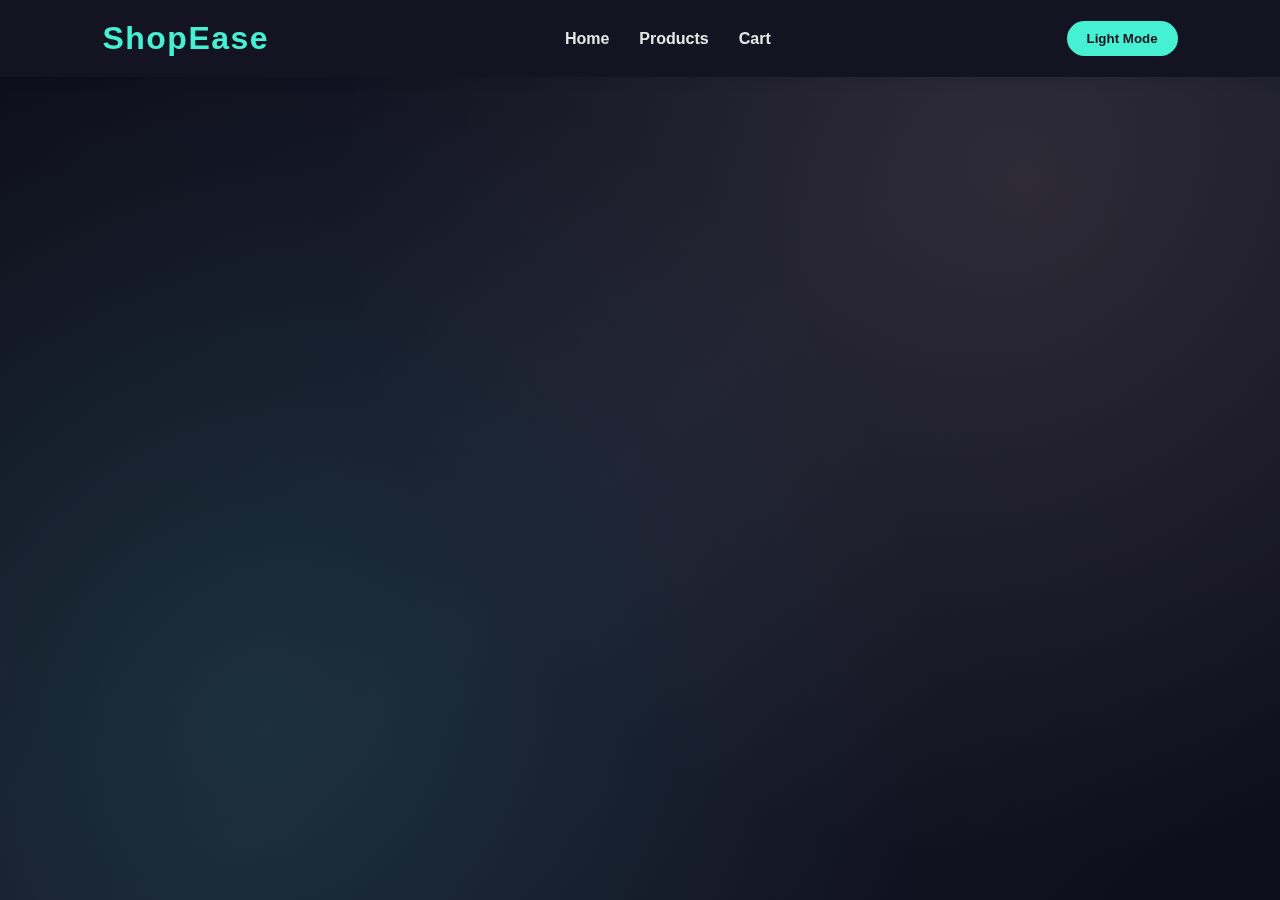
<file: frontend/product-detail.html>
<!DOCTYPE html>
<html lang="en">
<head>
    <meta charset="UTF-8">
    <meta name="viewport" content="width=device-width, initial-scale=1.0">
    <title>Product Details - ShopEase</title>
    <link rel="stylesheet" href="https://cdnjs.cloudflare.com/ajax/libs/font-awesome/6.4.0/css/all.min.css">
    <style>
        :root {
            --bg: #131321;
            --text: #E6E6E6;
            --accent: #46F0D2;
            --accent-secondary: #131321;
            --card: #1E1E2E;
            --border: #2A2A3A;
            --logo-color: #46F0D2;
            --luxury-bg-1: rgba(70,240,210,0.10);
            --luxury-bg-2: rgba(251,226,180,0.15);
            --luxury-shape-1: rgba(70,240,210,0.30);
            --luxury-shape-2: rgba(251,226,180,0.28);
            --luxury-ring: rgba(251,226,180,0.65);
            --luxury-ring-glow: rgba(251,226,180,0.40);
        }

        body.light {
            --bg: #D9A77B;
            --text: #5A3A22;
            --accent: #5A3A22;
            --accent-secondary: #E7C9A4;
            --card: #F3D7B9;
            --border: #CFA97E;
            --logo-color: #5A3A22;
            --luxury-bg-1: rgba(90,58,34,0.15);
            --luxury-bg-2: rgba(201,150,106,0.20);
            --luxury-shape-1: rgba(90,58,34,0.35);
            --luxury-shape-2: rgba(250, 186, 130, 0.644);
            --luxury-ring: rgba(255,220,150,0.65);
            --luxury-ring-glow: rgba(255,220,150,0.45);
        }

        * {
            margin: 0;
            padding: 0;
            box-sizing: border-box;
            font-family: "Poppins", sans-serif;
        }

        body {
            background: var(--bg);
            color: var(--text);
            transition: 0.4s ease;
            position: relative;
            overflow-x: hidden;
            min-height: 100vh;
        }

        .background-container {
            position: fixed;
            top: 0;
            left: 0;
            width: 100%;
            height: 100%;
            z-index: -2;
            overflow: hidden;
        }

        .dark-bg {
            position: absolute;
            top: 0;
            left: 0;
            width: 100%;
            height: 100%;
            background:
                radial-gradient(circle at 20% 80%, rgba(70,240,210,0.12) 0%, transparent 55%),
                radial-gradient(circle at 80% 20%, rgba(251,226,180,0.10) 0%, transparent 55%),
                linear-gradient(135deg, #0E0E1A 0%, #17172A 50%, #0E0E1A 100%);
        }

        .light-bg {
            position: absolute;
            top: 0;
            left: 0;
            width: 100%;
            height: 100%;
            background:
                radial-gradient(circle at 20% 80%, rgba(90,58,34,0.10) 0%, transparent 55%),
                radial-gradient(circle at 70% 20%, rgba(201,150,106,0.10) 0%, transparent 55%),
                linear-gradient(135deg, #F3D7B9 0%, #DAA97C 55%, #C79269 100%);
        }

        body.dark .dark-bg { display: block; }
        body.dark .light-bg { display: none; }
        body.light .light-bg { display: block; }
        body.light .dark-bg { display: none; }

        /* NAVBAR */
        .navbar {
            display: flex;
            justify-content: space-between;
            align-items: center;
            padding: 20px 8%;
            background: var(--bg);
            box-shadow: 0 3px 12px rgba(0,0,0,0.08);
            position: sticky;
            top: 0;
            z-index: 10;
        }
        .navbar ul {display:flex; gap:30px; list-style:none;}
        .navbar a {
            color: var(--text);
            font-weight: 600;
            text-decoration:none;
            transition:0.3s;
        }
        .navbar a:hover {color: var(--accent);}        

        .theme-toggle {
            background: var(--accent);
            border:none;
            padding:10px 20px;
            color:var(--bg);
            border-radius:20px;
            cursor:pointer;
            font-weight:600;
            transition:0.3s;
        }

        .logo {
            font-size: 2rem;
            font-weight: 800;
            letter-spacing: 1.5px;
            color: var(--logo-color);
        }

        /* PRODUCT DETAIL STYLES */
        .product-detail {
            padding: 40px 8%;
            max-width: 1400px;
            margin: 0 auto;
        }

        .product-detail-container {
            display: grid;
            grid-template-columns: 1fr 1fr;
            gap: 50px;
            margin-top: 30px;
        }

        .product-image-section {
            display: flex;
            flex-direction: column;
            gap: 20px;
        }

        .main-product-image {
            width: 100%;
            height: 500px;
            border-radius: 20px;
            overflow: hidden;
            box-shadow: 0 10px 30px rgba(0,0,0,0.2);
            background: var(--card);
            display: flex;
            align-items: center;
            justify-content: center;
        }

        .main-product-image img {
            width: 100%;
            height: 100%;
            object-fit: cover;
        }

        .product-thumbnails {
            display: flex;
            gap: 15px;
            justify-content: center;
            flex-wrap: wrap;
        }

        .thumbnail {
            width: 80px;
            height: 80px;
            border-radius: 10px;
            overflow: hidden;
            cursor: pointer;
            border: 2px solid transparent;
            transition: all 0.3s ease;
            background: var(--card);
        }

        .thumbnail.active {
            border-color: var(--accent);
        }

        .thumbnail img {
            width: 100%;
            height: 100%;
            object-fit: cover;
        }

        .product-info-section {
            display: flex;
            flex-direction: column;
            gap: 20px;
        }

        .product-category {
            font-size: 0.9rem;
            color: var(--accent);
            text-transform: uppercase;
            letter-spacing: 1px;
            font-weight: 600;
        }

        .product-title {
            font-size: 2.5rem;
            font-weight: 700;
            line-height: 1.2;
            color: var(--text);
        }

        .product-rating {
            display: flex;
            align-items: center;
            gap: 10px;
        }

        .stars {
            color: var(--luxury-ring);
        }

        .rating-value {
            font-size: 1rem;
            font-weight: 500;
            color: var(--text);
            opacity: 0.8;
        }

        .product-price {
            font-size: 2.2rem;
            font-weight: 700;
            color: var(--accent);
        }

        .product-description {
            font-size: 1.1rem;
            line-height: 1.6;
            color: var(--text);
            opacity: 0.9;
        }

        .product-features {
            margin-top: 10px;
        }

        .product-features ul {
            list-style-type: none;
            padding-left: 0;
        }

        .product-features li {
            padding: 8px 0;
            position: relative;
            padding-left: 25px;
        }

        .product-features li:before {
            content: "✓";
            position: absolute;
            left: 0;
            color: var(--accent);
            font-weight: bold;
        }

        .product-actions {
            display: flex;
            gap: 15px;
            margin-top: 20px;
        }

        .btn {
            padding: 15px 30px;
            border: none;
            border-radius: 12px;
            font-weight: 600;
            cursor: pointer;
            display: flex;
            align-items: center;
            justify-content: center;
            gap: 10px;
            transition: all 0.3s ease;
            font-family: inherit;
            font-size: 1rem;
        }

        .btn-primary {
            background: var(--accent);
            color: var(--bg);
            flex: 2;
        }

        .btn-primary:hover {
            background: var(--text);
            transform: translateY(-3px);
            box-shadow: 0 8px 20px rgba(0,0,0,0.2);
        }

        .btn-secondary {
            background: transparent;
            color: var(--text);
            border: 2px solid var(--border);
            flex: 1;
        }

        .btn-secondary:hover {
            background: var(--border);
            transform: translateY(-3px);
        }

        .product-meta {
            display: flex;
            gap: 30px;
            margin-top: 20px;
            padding-top: 20px;
            border-top: 1px solid var(--border);
        }

        .meta-item {
            display: flex;
            flex-direction: column;
            align-items: center;
            gap: 5px;
        }

        .meta-icon {
            font-size: 1.5rem;
            color: var(--accent);
        }

        .meta-label {
            font-size: 0.9rem;
            opacity: 0.8;
        }

        .meta-value {
            font-weight: 600;
        }

        /* Related Products */
        .related-products {
            margin-top: 80px;
        }

        .section-title {
            font-size: 2rem;
            margin-bottom: 30px;
            text-align: center;
            color: var(--text);
        }

        .related-grid {
            display: grid;
            grid-template-columns: repeat(auto-fill, minmax(250px, 1fr));
            gap: 25px;
        }

        .related-card {
            background: var(--card);
            border-radius: 15px;
            overflow: hidden;
            box-shadow: 0 8px 20px rgba(0,0,0,0.1);
            transition: all 0.3s ease;
            border: 1px solid var(--border);
            cursor: pointer;
        }

        .related-card:hover {
            transform: translateY(-8px);
            box-shadow: 0 12px 30px rgba(0,0,0,0.15);
        }

        .related-image {
            height: 200px;
            width: 100%;
            background: var(--card);
            display: flex;
            align-items: center;
            justify-content: center;
            position: relative;
            overflow: hidden;
        }

        .related-image img {
            width: 100%;
            height: 100%;
            object-fit: cover;
        }

        .related-info {
            padding: 20px;
        }

        .related-title {
            font-size: 1.2rem;
            font-weight: 600;
            margin-bottom: 10px;
            color: var(--text);
        }

        .related-price {
            font-size: 1.4rem;
            font-weight: 700;
            color: var(--accent);
        }

        /* Cart Notification */
        .cart-notification {
            position: fixed;
            top: 100px;
            right: 20px;
            background: var(--card);
            border: 1px solid var(--border);
            border-radius: 12px;
            padding: 1rem;
            box-shadow: 0 10px 30px rgba(0,0,0,0.2);
            z-index: 1000;
            animation: slideInRight 0.3s ease;
            max-width: 300px;
        }

        .notification-content {
            display: flex;
            align-items: center;
            gap: 1rem;
            color: var(--text);
        }

        .notification-content i {
            color: #2ecc71;
            font-size: 1.5rem;
        }

        .notification-text {
            flex: 1;
        }

        .notification-text strong {
            display: block;
            margin-bottom: 0.25rem;
        }

        .notification-close {
            background: none;
            border: none;
            color: var(--text);
            font-size: 1.2rem;
            cursor: pointer;
            opacity: 0.7;
        }

        .notification-close:hover {
            opacity: 1;
        }

        @keyframes slideInRight {
            from {
                transform: translateX(100%);
                opacity: 0;
            }
            to {
                transform: translateX(0);
                opacity: 1;
            }
        }

        /* Responsive Design */
        @media (max-width: 968px) {
            .product-detail-container {
                grid-template-columns: 1fr;
                gap: 30px;
            }
            
            .main-product-image {
                height: 400px;
            }
        }

        @media (max-width: 768px) {
            .product-detail {
                padding: 20px 5%;
            }
            
            .product-title {
                font-size: 2rem;
            }
            
            .product-actions {
                flex-direction: column;
            }
            
            .product-meta {
                flex-wrap: wrap;
                justify-content: center;
            }
        }

        @media (max-width: 480px) {
            .product-detail {
                padding: 20px 3%;
            }
            
            .product-title {
                font-size: 1.8rem;
            }
            
            .product-price {
                font-size: 1.8rem;
            }
            
            .related-grid {
                grid-template-columns: 1fr;
            }
        }
    </style>
</head>
<body class="dark">

<div class="background-container">
    <div class="dark-bg"></div>
    <div class="light-bg"></div>
</div>

<header>
    <nav class="navbar">
        <h2 class="logo">ShopEase</h2>
        <ul>
            <li><a href="index.html">Home</a></li>
            <li><a href="products.html">Products</a></li>
            <li><a href="cart.html">Cart</a></li>
        </ul>
        <button class="theme-toggle" id="themeToggle">Light Mode</button>
    </nav>
</header>

<div class="product-detail" id="productDetail">
    <!-- Product details will be loaded here by JavaScript -->
</div>

<script>
// Theme toggle functionality
document.querySelector(".theme-toggle").addEventListener("click", () => {
    if (document.body.classList.contains("light")) {
        document.body.classList.remove("light");
        document.body.classList.add("dark");
        document.querySelector(".theme-toggle").textContent = "Light Mode";
    } else {
        document.body.classList.remove("dark");
        document.body.classList.add("light");
        document.querySelector(".theme-toggle").textContent = "Dark Mode";
    }
});

// API Configuration
const API_BASE_URL = 'http://localhost:5000/api';

// Get or create session ID
function getSessionId() {
    let sessionId = localStorage.getItem('shopease_session_id');
    if (!sessionId) {
        sessionId = 'session_' + Date.now() + '_' + Math.random().toString(36).substr(2, 9);
        localStorage.setItem('shopease_session_id', sessionId);
    }
    return sessionId;
}

// Get product ID from URL parameters
function getProductIdFromURL() {
    const urlParams = new URLSearchParams(window.location.search);
    return parseInt(urlParams.get('id')) || 1; // Default to product 1 if no ID provided
}

// Function to generate star rating HTML
function generateStars(rating) {
    let stars = '';
    const fullStars = Math.floor(rating);
    const hasHalfStar = rating % 1 !== 0;
    
    for (let i = 0; i < fullStars; i++) {
        stars += '<i class="fas fa-star"></i>';
    }
    
    if (hasHalfStar) {
        stars += '<i class="fas fa-star-half-alt"></i>';
    }
    
    const emptyStars = 5 - fullStars - (hasHalfStar ? 1 : 0);
    for (let i = 0; i < emptyStars; i++) {
        stars += '<i class="far fa-star"></i>';
    }
    
    return stars;
}

// Function to fetch product details from backend
async function fetchProductDetails() {
    const productId = getProductIdFromURL();
    
    try {
        // Fetch product details
        const response = await fetch(`${API_BASE_URL}/products/${productId}`);
        const data = await response.json();
        
        if (data.success) {
            const product = data.product;
            displayProductDetails(product);
            
            // Fetch related products (same category)
            await fetchRelatedProducts(product.category, productId);
        } else {
            // Fallback to static data if API fails
            console.error('Failed to fetch product:', data.error);
            loadStaticProductDetails();
        }
    } catch (error) {
        console.error('Error fetching product details:', error);
        loadStaticProductDetails();
    }
}

// Function to display product details
function displayProductDetails(product) {
    const productDetail = document.getElementById('productDetail');
    const stars = generateStars(product.rating);
    
    // Default features if not provided
    const features = product.features || [
        'High-quality materials',
        'Durable construction',
        'Excellent value for money',
        'Satisfaction guarantee'
    ];
    
    // Create features list HTML
    let featuresHTML = '';
    features.forEach(feature => {
        featuresHTML += `<li>${feature}</li>`;
    });
    
    // Create images array (use product image as main, add placeholder as additional)
    const images = [product.image, product.image, product.image];
    
    // Create thumbnails HTML
    let thumbnailsHTML = '';
    images.forEach((image, index) => {
        const activeClass = index === 0 ? 'active' : '';
        thumbnailsHTML += `
            <div class="thumbnail ${activeClass}" data-image="${image}">
                <img src="${image}" alt="${product.name}" 
                     onerror="this.src='https://images.unsplash.com/photo-1556656793-08538906a9f8?ixlib=rb-4.0.3&auto=format&fit=crop&w=500&q=60'">
            </div>
        `;
    });
    
    productDetail.innerHTML = `
        <div class="product-detail-container">
            <div class="product-image-section">
                <div class="main-product-image">
                    <img src="${product.image}" alt="${product.name}" id="mainProductImage"
                         onerror="this.src='https://images.unsplash.com/photo-1556656793-08538906a9f8?ixlib=rb-4.0.3&auto=format&fit=crop&w=500&q=60'">
                </div>
                <div class="product-thumbnails">
                    ${thumbnailsHTML}
                </div>
            </div>
            
            <div class="product-info-section">
                <div class="product-category">${product.category.charAt(0).toUpperCase() + product.category.slice(1)}</div>
                <h1 class="product-title">${product.name}</h1>
                
                <div class="product-rating">
                    <div class="stars">
                        ${stars}
                    </div>
                    <span class="rating-value">${product.rating} (${product.reviews} reviews)</span>
                </div>
                
                <div class="product-price">$${product.price.toFixed(2)}</div>
                
                <p class="product-description">${product.description}</p>
                
                <div class="product-features">
                    <h3>Key Features:</h3>
                    <ul>
                        ${featuresHTML}
                    </ul>
                </div>
                
                <div class="product-actions">
                    <button class="btn btn-primary" id="addToCartBtn">
                        <i class="fas fa-shopping-cart"></i>
                        Add to Cart
                    </button>
                    <button class="btn btn-secondary" id="addToWishlistBtn">
                        <i class="far fa-heart"></i>
                        Add to Wishlist
                    </button>
                </div>
                
                <div class="product-meta">
                    <div class="meta-item">
                        <div class="meta-icon">
                            <i class="fas fa-box"></i>
                        </div>
                        <div class="meta-label">Availability</div>
                        <div class="meta-value">In Stock</div>
                    </div>
                    
                    <div class="meta-item">
                        <div class="meta-icon">
                            <i class="fas fa-shipping-fast"></i>
                        </div>
                        <div class="meta-label">Shipping</div>
                        <div class="meta-value">Free 2-3 Day Shipping</div>
                    </div>
                    
                    <div class="meta-item">
                        <div class="meta-icon">
                            <i class="fas fa-shield-alt"></i>
                        </div>
                        <div class="meta-label">Warranty</div>
                        <div class="meta-value">1-Year Warranty</div>
                    </div>
                </div>
            </div>
        </div>
        
        <div class="related-products">
            <h2 class="section-title">You May Also Like</h2>
            <div class="related-grid" id="relatedProducts">
                <!-- Related products will be loaded here -->
            </div>
        </div>
    `;
    
    // Add event listeners
    addProductEventListeners(product);
}

// Function to fetch related products
async function fetchRelatedProducts(category, excludeId) {
    try {
        const response = await fetch(`${API_BASE_URL}/products?category=${category}&per_page=4`);
        const data = await response.json();
        
        if (data.success) {
            const relatedProducts = data.products.filter(p => p.id !== excludeId).slice(0, 4);
            displayRelatedProducts(relatedProducts);
        } else {
            console.error('Failed to fetch related products:', data.error);
            displayRelatedProducts([]);
        }
    } catch (error) {
        console.error('Error fetching related products:', error);
        displayRelatedProducts([]);
    }
}

// Function to display related products
function displayRelatedProducts(relatedProducts) {
    const relatedProductsContainer = document.getElementById('relatedProducts');
    
    if (!relatedProductsContainer || !relatedProducts.length) {
        relatedProductsContainer.innerHTML = `
            <div style="grid-column: 1/-1; text-align: center; padding: 20px;">
                <p>No related products found</p>
            </div>
        `;
        return;
    }
    
    let relatedHTML = '';
    relatedProducts.forEach(relatedProduct => {
        relatedHTML += `
            <div class="related-card" data-id="${relatedProduct.id}">
                <div class="related-image">
                    <img src="${relatedProduct.image}" alt="${relatedProduct.name}"
                         onerror="this.src='https://images.unsplash.com/photo-1556656793-08538906a9f8?ixlib=rb-4.0.3&auto=format&fit=crop&w=500&q=60'">
                </div>
                <div class="related-info">
                    <h3 class="related-title">${relatedProduct.name}</h3>
                    <div class="related-price">$${relatedProduct.price.toFixed(2)}</div>
                </div>
            </div>
        `;
    });
    
    relatedProductsContainer.innerHTML = relatedHTML;
    
    // Add click events to related products
    document.querySelectorAll('.related-card').forEach(card => {
        card.addEventListener('click', function() {
            const productId = this.getAttribute('data-id');
            window.location.href = `product-detail.html?id=${productId}`;
        });
    });
}

// Function to add event listeners to product elements
function addProductEventListeners(product) {
    // Thumbnail click event
    document.querySelectorAll('.thumbnail').forEach(thumbnail => {
        thumbnail.addEventListener('click', function() {
            const imageUrl = this.getAttribute('data-image');
            document.getElementById('mainProductImage').src = imageUrl;
            
            // Update active thumbnail
            document.querySelectorAll('.thumbnail').forEach(thumb => {
                thumb.classList.remove('active');
            });
            this.classList.add('active');
        });
    });
    
    // Add to cart button
    document.getElementById('addToCartBtn').addEventListener('click', async function() {
        const productId = getProductIdFromURL();
        await addToCart(productId);
    });
    
    // Add to wishlist button
    document.getElementById('addToWishlistBtn').addEventListener('click', function() {
        const productId = getProductIdFromURL();
        toggleWishlist(productId);
    });
}

// Function to add product to cart via API
async function addToCart(productId) {
    const button = document.getElementById('addToCartBtn');
    const originalText = button.innerHTML;
    
    try {
        const response = await fetch(`${API_BASE_URL}/cart`, {
            method: 'POST',
            headers: {
                'Content-Type': 'application/json',
            },
            body: JSON.stringify({
                product_id: productId,
                session_id: getSessionId(),
                quantity: 1
            })
        });
        
        const data = await response.json();
        
        if (data.success) {
            // Show added feedback
            button.innerHTML = '<i class="fas fa-check"></i> Added!';
            button.style.background = '#2ecc71';
            button.disabled = true;
            
            showNotification('Product added to cart successfully!');
            
            setTimeout(() => {
                button.innerHTML = originalText;
                button.style.background = '';
                button.disabled = false;
            }, 2000);
        } else {
            showNotification('Failed to add product to cart', 'error');
        }
    } catch (error) {
        console.error('Error adding to cart:', error);
        showNotification('Failed to add product to cart', 'error');
    }
}

// Function to toggle product in wishlist
function toggleWishlist(productId) {
    const button = document.getElementById('addToWishlistBtn');
    const icon = button.querySelector('i');
    
    // For now, just toggle the icon locally
    // In a real app, you would call a wishlist API
    if (icon.classList.contains('fas')) {
        icon.className = 'far fa-heart';
        showNotification('Removed from wishlist');
    } else {
        icon.className = 'fas fa-heart';
        showNotification('Added to wishlist');
    }
}

// Function to show notifications
function showNotification(message, type = 'success') {
    // Remove existing notification
    const existingNotification = document.querySelector('.cart-notification');
    if (existingNotification) {
        existingNotification.remove();
    }

    // Create notification element
    const notification = document.createElement('div');
    notification.className = 'cart-notification';
    notification.innerHTML = `
        <div class="notification-content">
            <i class="fas fa-${type === 'success' ? 'check-circle' : 'exclamation-circle'}"></i>
            <div class="notification-text">
                <strong>${type === 'success' ? 'Success' : 'Error'}</strong>
                <span>${message}</span>
            </div>
            <button class="notification-close">&times;</button>
        </div>
    `;

    document.body.appendChild(notification);

    // Close button functionality
    const closeBtn = notification.querySelector('.notification-close');
    closeBtn.addEventListener('click', () => {
        notification.remove();
    });

    // Auto remove after 3 seconds
    setTimeout(() => {
        if (notification.parentNode) {
            notification.remove();
        }
    }, 3000);
}

// Function to load static product details (fallback)
function loadStaticProductDetails() {
    // You can keep your existing static products array here
    // and call it if the API fails
    console.log('Loading static product details (fallback)');
    // ... existing static product loading logic ...
}

// Initialize the page
document.addEventListener('DOMContentLoaded', function() {
    fetchProductDetails();
});
</script>
</body>
</html>
</file>
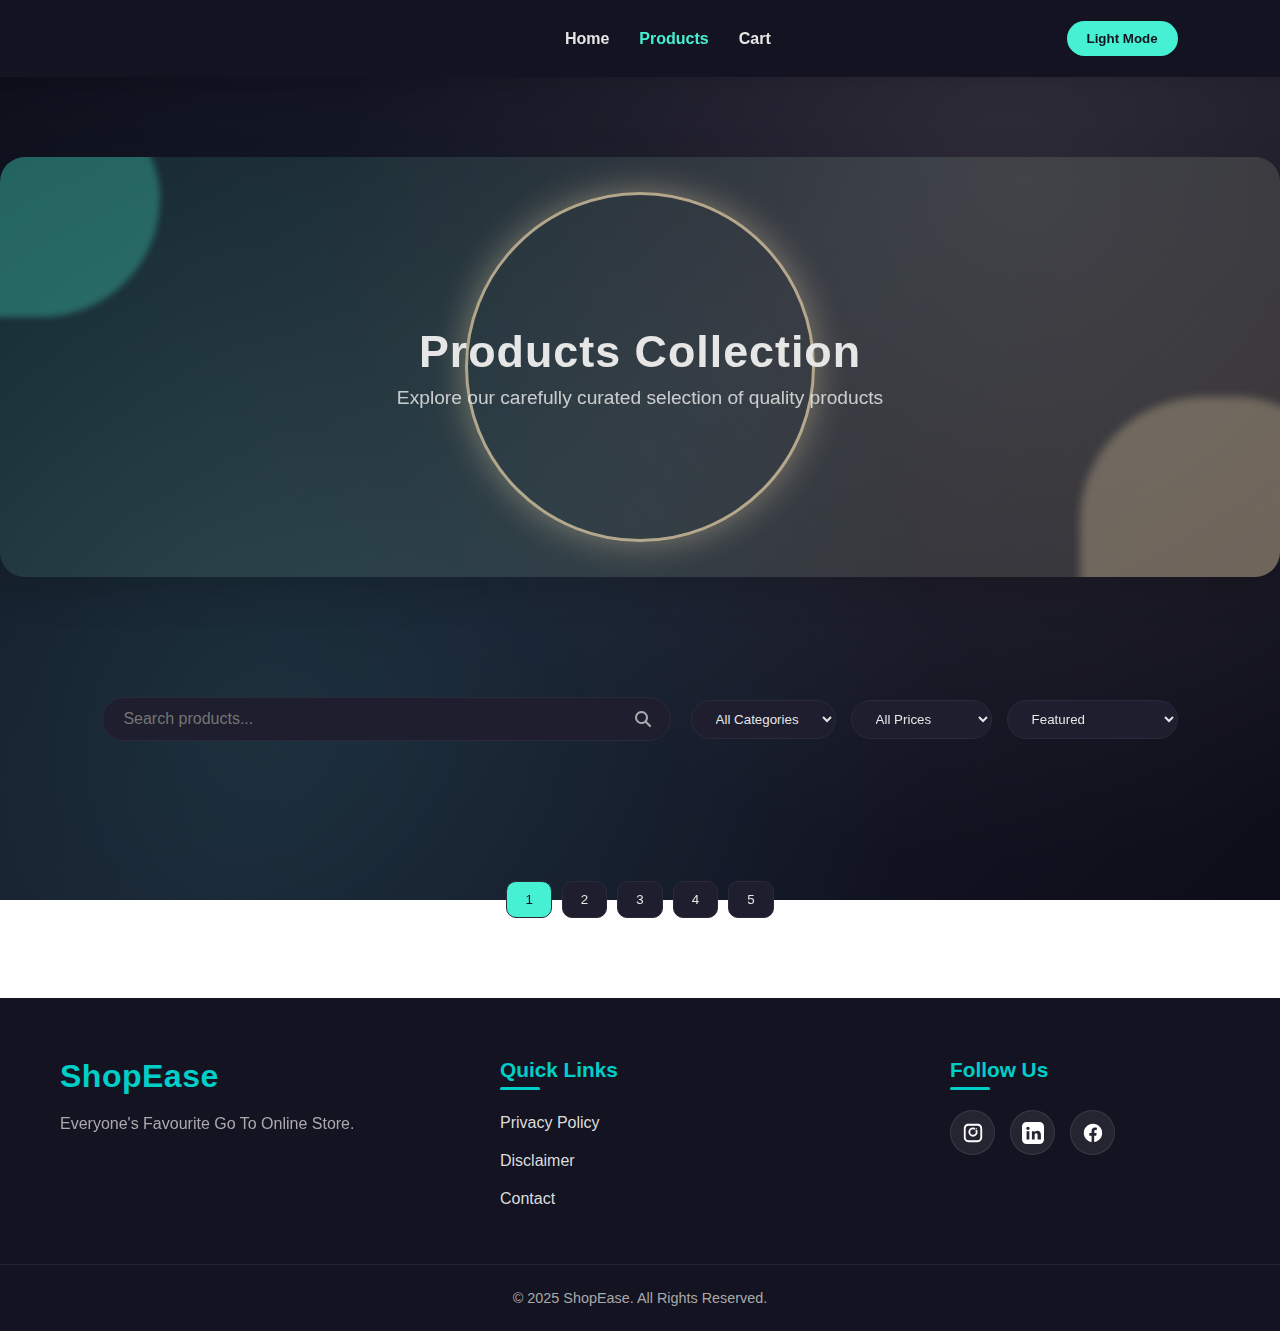
<file: frontend/products.html>
<!DOCTYPE html>
<html lang="en">
<head>
    <meta charset="UTF-8">
    <meta name="viewport" content="width=device-width, initial-scale=1.0">
    <title>ShopEase - Products</title>
    <link rel="stylesheet" href="https://cdnjs.cloudflare.com/ajax/libs/font-awesome/6.4.0/css/all.min.css">
    <style>

        
/* ================= FOOTER STYLES ================= */
footer {
  background: #131321;
  color: #ffffff;
  padding: 60px 0 25px;
  position: relative;
}

.footer-content {
  display: flex;
  justify-content: space-between;
  align-items: flex-start;
  flex-wrap: wrap;
  gap: 40px;
  margin-bottom: 40px;
}

.footer-section {
  flex: 1;
  min-width: 250px;
  max-width: 350px;
}

/* Brand Section */
.brand-section {
  flex: 1.5;
   padding-left: 30px; 
}

.footer-logo {
  font-size: 2rem;
  font-weight: 700;
  color: #00b894;
  margin-bottom: 15px;
  letter-spacing: 0.5px;
}

.footer-description {
  color: #cccccc;
  line-height: 1.7;
  font-size: 1rem;
  max-width: 300px;
  opacity: 0.9;
    white-space: nowrap; /* Prevents text from wrapping */
  
}
.footer-content {
  padding-left: 30px; /* This moves everything to the right */
}
/* Links Section */
.links-section {
  padding-left: 20px;
}

.footer-heading {
  font-size: 1.3rem;
  color: #00b894;
  margin-bottom: 20px;
  font-weight: 600;
  position: relative;
  padding-bottom: 8px;
}

.footer-heading::after {
  content: '';
  position: absolute;
  left: 0;
  bottom: 0;
  width: 40px;
  height: 3px;
  background: #00b894;
  border-radius: 2px;
}

.footer-menu {
  list-style: none;
  padding: 0;
  margin: 0;
}

.footer-menu li {
  margin-bottom: 12px;
}

.footer-menu li a {
  color: #dddddd;
  text-decoration: none;
  font-size: 1rem;
  transition: all 0.3s ease;
  display: inline-block;
  padding: 4px 0;
}

.footer-menu li a:hover {
  color: #00b894;
  transform: translateX(8px);
}

/* Social Section */
.social-section {
  padding-left: 20px;
}

.social-icons {
  display: flex;
  gap: 15px;
  margin-top: 10px;
}

.social-icon {
  display: flex;
  align-items: center;
  justify-content: center;
  width: 45px;
  height: 45px;
  background: rgba(255, 255, 255, 0.08);
  border-radius: 50%;
  transition: all 0.3s ease;
  border: 1px solid rgba(255, 255, 255, 0.1);
}

.social-icon:hover {
  background: #00b894;
  transform: translateY(-5px);
  box-shadow: 0 5px 15px rgba(0, 184, 148, 0.3);
  border-color: #00b894;
}

.social-icon svg {
  width: 22px;
  height: 22px;
  fill: #ffffff;
}

/* Copyright */
.copyright {
  text-align: center;
  padding-top: 25px;
  border-top: 1px solid rgba(255, 255, 255, 0.1);
}

.copyright p {
  color: #aaaaaa;
  font-size: 0.9rem;
  margin: 0;
}

/* ================= DARK MODE ================= */
.dark footer {
  background: #131321;
}

.dark .footer-logo,
.dark .footer-heading {
  color: #00cec9;
}

.dark .footer-heading::after {
  background: #00cec9;
}

.dark .footer-menu li a:hover,
.dark .social-icon:hover {
  color: #00cec9;
}

.dark .social-icon:hover {
  background: #00cec9;
  border-color: #00cec9;
}

.dark .footer-description {
  color: #bbbbbb;
}

.dark .copyright {
  border-top-color: rgba(255, 255, 255, 0.08);
}

/* LIGHT MODE - UPDATED COLORS */

.light footer {
  background: #D9A77B;
  color: #5A3A22; /* Add this for overall text color */
}

.light .footer-logo {
  color: #5A3A22; /* Dark brown for logo */
}

.light .footer-heading {
  color: #5A3A22; /* Dark brown for headings */
}

.light .footer-heading::after {
  background: #5A3A22; /* Dark brown underline */
}

.light .footer-description {
  color: #5A3A22; /* Dark brown for description */
  opacity: 0.9; /* Slightly transparent for better readability */
}

/* LINKS - Need lighter color */
.light .footer-menu li a {
  color: #7B5C42; /* Lighter brown for links */
}

.light .footer-menu li a:hover {
  color: #4A2F1E; /* Darker brown on hover */
  transform: translateX(8px);
}

/* SOCIAL ICONS - Need to be visible on beige */
.light .social-icon {
  background: rgba(255, 255, 255, 0.8); /* Semi-transparent white */
  border: 1px solid rgba(90, 58, 34, 0.2); /* Light brown border */
}

.light .social-icon svg {
  fill: #5A3A22; /* Dark brown icons */
}

.light .social-icon:hover {
  background: #5A3A22; /* Dark brown on hover */
  border-color: #5A3A22;
}

.light .social-icon:hover svg {
  fill: #FFFFFF; /* White icons on hover */
}

/* COPYRIGHT TEXT - Needs better contrast */
.light .copyright {
  border-top-color: rgba(90, 58, 34, 0.2); /* Light brown border */
}

.light .copyright p {
  color: #5A3A22; /* Lighter brown for copyright */
  opacity: 0.8;
}
/* ================= RESPONSIVE ================= */
@media (max-width: 992px) {
  .footer-content {
    gap: 30px;
  }
  
  .footer-section {
    min-width: 220px;
  }
}

@media (max-width: 768px) {
  .footer-content {
    flex-direction: column;
    align-items: center;
    text-align: center;
    gap: 40px;
  }
  
  .footer-section {
    width: 100%;
    max-width: 100%;
    padding-left: 0;
  }
  
  .footer-description {
    max-width: 100%;
    margin: 0 auto;
  }
  
  .footer-heading::after {
    left: 50%;
    transform: translateX(-50%);
  }
  
  .footer-menu li a:hover {
    transform: none;
  }
  
  .social-icons {
    justify-content: center;
  }
}
        /* Modern Luxury Shape Section */
        .modern-fill {
            width: 100%;
            height: 420px;
            margin: 80px 0;
            position: relative;
            overflow: hidden;
            background: linear-gradient(
                135deg, 
                var(--luxury-bg-1), 
                var(--luxury-bg-2)
            );
            border-radius: 25px;
            box-shadow: 0 12px 40px rgba(0,0,0,0.15);
        }

        /* Floating shape 1 */
        .modern-shape-1 {
            position: absolute;
            top: -60px;
            left: -60px;
            width: 220px;
            height: 220px;
            background: var(--luxury-shape-1);
            border-radius: 40% 60% 70% 30%;
            filter: blur(3px);
            animation: floatShape 8s infinite ease-in-out;
        }

        /* Floating shape 2 */
        .modern-shape-2 {
            position: absolute;
            bottom: -80px;
            right: -60px;
            width: 260px;
            height: 260px;
            background: var(--luxury-shape-2);
            border-radius: 55% 45% 70% 35%;
            filter: blur(4px);
            animation: floatShape2 10s infinite ease-in-out;
        }

        /* Gold glow ring */
        .modern-ring {
            position: absolute;
            left: 50%;
            top: 50%;
            width: 350px;
            height: 350px;
            border-radius: 50%;
            border: 3px solid var(--luxury-ring);
            transform: translate(-50%, -50%);
            box-shadow: 0 0 35px var(--luxury-ring-glow);
        }

        /* Center text */
        .modern-fill-text {
            position: absolute;
            top: 50%;
            left: 50%;
            transform: translate(-50%, -50%);
            text-align: center;
            color: var(--text);
        }

        .modern-fill-text h2 {
            font-size: 2.8rem;
            font-weight: 700;
            letter-spacing: 1px;
        }

        .modern-fill-text p {
            margin-top: 10px;
            font-size: 1.2rem;
            opacity: 0.85;
        }

        /* animations */
        @keyframes floatShape {
            0% { transform: translateY(0) rotate(0deg); }
            50% { transform: translateY(20px) rotate(12deg); }
            100% { transform: translateY(0) rotate(0deg); }
        }

        @keyframes floatShape2 {
            0% { transform: translateY(0) rotate(0deg); }
            50% { transform: translateY(-25px) rotate(-10deg); }
            100% { transform: translateY(0) rotate(0deg); }
        }

        :root {
            --bg: #131321;
            --text: #E6E6E6;
            --accent: #46F0D2;
            --accent-secondary: #131321;
            --card: #1E1E2E;
            --border: #2A2A3A;
            --logo-color: #46F0D2;

            --luxury-bg-1: rgba(70,240,210,0.10);
            --luxury-bg-2: rgba(251,226,180,0.15);

            --luxury-shape-1: rgba(70,240,210,0.30);
            --luxury-shape-2: rgba(251,226,180,0.28);

            --luxury-ring: rgba(251,226,180,0.65);
            --luxury-ring-glow: rgba(251,226,180,0.40);
        }

        /* Put this OUTSIDE :root */
        .logo {
            color: var(--logo-color) !important;
        }

        body.light {
            --bg: #D9A77B;                /* warm sand */
            --text: #5A3A22;              /* deep warm brown */
            --accent: #5A3A22;            /* dark brown buttons/hover */
            --accent-secondary: #E7C9A4;  /* lighter sand color */
            --card: #F3D7B9;              /* soft beige card – NOT white */
            --border: #CFA97E;

            --logo-color: #5A3A22;        /* ShopEase = brown in light theme */

            --luxury-bg-1: rgba(90,58,34,0.15);
            --luxury-bg-2: rgba(201,150,106,0.20);

            --luxury-shape-1: rgba(90,58,34,0.35);
            --luxury-shape-2: rgba(250, 186, 130, 0.644);

            --luxury-ring: rgba(255,220,150,0.65);
            --luxury-ring-glow: rgba(255,220,150,0.45);
        }

        * {
            margin: 0;
            padding: 0;
            box-sizing: border-box;
            font-family: "Poppins", sans-serif;
        }

        body {
            background: transparent !important;
            color: var(--text);
            transition: 0.4s ease;
            position: relative;
            overflow-x: hidden;
        }

        /* Enhanced Background for Both Themes */
        .background-container {
            position: fixed;
            top: 0;
            left: 0;
            width: 100%;
            height: 100%;
            z-index: -2;
            overflow: hidden;
        }

        /* Dark Theme Background */
        .dark-bg {
            position: absolute;
            top: 0;
            left: 0;
            width: 100%;
            height: 100%;
            background:
                radial-gradient(circle at 20% 80%, rgba(70,240,210,0.12) 0%, transparent 55%),
                radial-gradient(circle at 80% 20%, rgba(251,226,180,0.10) 0%, transparent 55%),
                linear-gradient(135deg, #0E0E1A 0%, #17172A 50%, #0E0E1A 100%);
        }

        /* Light Theme Background */
        .light-bg {
            position: absolute;
            top: 0;
            left: 0;
            width: 100%;
            height: 100%;
            background:
                radial-gradient(circle at 20% 80%, rgba(90,58,34,0.10) 0%, transparent 55%),
                radial-gradient(circle at 70% 20%, rgba(201,150,106,0.10) 0%, transparent 55%),
                linear-gradient(135deg, #F3D7B9 0%, #DAA97C 55%, #C79269 100%);
        }

        /* Show ONLY dark background in dark mode */
        body.dark .dark-bg { display: block !important; }
        body.dark .light-bg { display: none !important; }

        body.light .light-bg { display: block !important; }
        body.light .dark-bg { display: none !important; }

        /* NAVBAR */
        .navbar {
            display: flex;
            justify-content: space-between;
            align-items: center;
            padding: 20px 8%;
            background: var(--bg);
            box-shadow: 0 3px 12px rgba(0,0,0,0.08);
            position: sticky;
            top: 0;
            z-index: 10;
        }
        .navbar ul {display:flex; gap:30px; list-style:none;}
        .navbar a {
            color: var(--text);
            font-weight: 600;
            text-decoration:none;
            transition:0.3s;
        }
        .navbar a:hover {color: var(--accent);}        

        .theme-toggle {
            background: var(--accent);
            border:none;
            padding:10px 20px;
            color:var(--bg);
            border-radius:20px;
            cursor:pointer;
            font-weight:600;
            transition:0.3s;
        }

        /* SIMPLE LOGO DROP ANIMATION (ROPE REMOVED) */
        .logo {
            font-size: 2rem;
            font-weight: 800;
            letter-spacing: 1.5px;
            opacity: 0;
            animation: dropDown 0.8s ease-out forwards;
        }

        @keyframes dropDown {
            0% {transform: translateY(-50px); opacity:0;}
            100% {transform: translateY(0); opacity:1;}
        }

        .logo span {
            display: inline-block;
            opacity: 0;
            transform: translateY(-40px);
            animation: letterDrop 0.6s ease forwards;
        }
        .logo span:nth-child(1){animation-delay:0.1s;}
        .logo span:nth-child(2){animation-delay:0.2s;}
        .logo span:nth-child(3){animation-delay:0.3s;}
        .logo span:nth-child(4){animation-delay:0.4s;}
        .logo span:nth-child(5){animation-delay:0.5s;}
        .logo span:nth-child(6){animation-delay:0.6s;}
        .logo span:nth-child(7){animation-delay:0.7s;}
        .logo span:nth-child(8){animation-delay:0.8s;}

        @keyframes letterDrop {
            0% {opacity:0; transform:translateY(-40px);} 
            70% {opacity:1; transform:translateY(10px);} 
            100% {opacity:1; transform:translateY(0);} 
        }

       
        /* Filters Section */
        .filters-section {
            padding: 40px 8%;
            background: transparent;
        }

        .filters-container {
            display: flex;
            flex-wrap: wrap;
            gap: 20px;
            justify-content: space-between;
            align-items: center;
            margin-bottom: 30px;
        }

        .search-box {
            flex: 1;
            min-width: 300px;
            position: relative;
        }

        .search-box input {
            width: 100%;
            padding: 12px 20px;
            border-radius: 50px;
            border: 1px solid var(--border);
            background: var(--card);
            color: var(--text);
            font-size: 1rem;
        }

        .search-box i {
            position: absolute;
            right: 20px;
            top: 50%;
            transform: translateY(-50%);
            color: var(--text);
            opacity: 0.7;
        }

        .filter-controls {
            display: flex;
            gap: 15px;
            flex-wrap: wrap;
        }

        .filter-select {
            padding: 10px 20px;
            border-radius: 50px;
            border: 1px solid var(--border);
            background: var(--card);
            color: var(--text);
            cursor: pointer;
        }

        /* Products Grid */
        .products-section {
            padding: 20px 8% 80px;
        }

        .products-grid {
            display: grid;
            grid-template-columns: repeat(auto-fill, minmax(280px, 1fr));
            gap: 30px;
        }

        .product-card {
            background: var(--card);
            border-radius: 16px;
            overflow: hidden;
            box-shadow: 0 8px 25px rgba(0,0,0,0.1);
            transition: all 0.4s ease;
            border: 1px solid var(--border);
            position: relative;
        }

        .product-card:hover {
            transform: translateY(-10px);
            box-shadow: 0 15px 35px rgba(0,0,0,0.15);
        }

        .product-image {
            height: 220px;
            width: 100%;
            background: var(--card);
            display: flex;
            align-items: center;
            justify-content: center;
            position: relative;
            overflow: hidden;
        }

    .product-image img {
    width: 100%;
    height: 100%;
    object-fit: cover; /* This ensures images fill the container properly */
    transition: transform 0.3s ease;
}

        .product-card:hover .product-image img {
            transform: scale(1.05);
        }

        .product-image::after {
            content: '';
            position: absolute;
            top: 0;
            left: 0;
            width: 100%;
            height: 100%;
            background: linear-gradient(135deg, rgba(70,240,210,0.1), rgba(251,226,180,0.1));
            opacity: 0;
            transition: opacity 0.3s ease;
        }

        .product-card:hover .product-image::after {
            opacity: 1;
        }

        .product-info {
            padding: 1.75rem;
        }

        .product-category {
            font-size: 0.8rem;
            color: var(--accent);
            text-transform: uppercase;
            letter-spacing: 1px;
            margin-bottom: 0.5rem;
            font-weight: 600;
        }

        .product-title {
            font-size: 1.3rem;
            font-weight: 600;
            margin-bottom: 0.75rem;
            line-height: 1.4;
            color: var(--text);
        }

        .product-description {
            font-size: 0.92rem;
            color: var(--text);
            opacity: 0.8;
            margin-bottom: 1rem;
            line-height: 1.5;
        }

        .product-price {
            font-size: 1.6rem;
            font-weight: 700;
            color: var(--accent);
            margin-bottom: 1rem;
        }

        .product-rating {
            display: flex;
            align-items: center;
            margin-bottom: 1.5rem;
        }

       .stars {
    color: #FF474D !important;
    margin-right: 0.5rem;
}

        .rating-value {
            font-size: 0.9rem;
            font-weight: 500;
            color: var(--text);
            opacity: 0.8;
        }

        .product-actions {
            display: flex;
            gap: 0.75rem;
        }

        .btn {
            flex: 1;
            padding: 0.85rem 1rem;
            border: none;
            border-radius: 10px;
            font-weight: 600;
            cursor: pointer;
            display: flex;
            align-items: center;
            justify-content: center;
            gap: 0.5rem;
            transition: all 0.3s ease;
            font-family: inherit;
            font-size: 0.95rem;
        }

        .btn-primary {
            background: var(--accent);
            color: var(--bg);
        }

        .btn-primary:hover {
            background: var(--text);
            transform: translateY(-2px);
            box-shadow: 0 5px 15px rgba(0,0,0,0.2);
        }

        .btn-secondary {
            background: transparent;
            color: var(--text);
            border: 2px solid var(--border);
        }

        .btn-secondary:hover {
            background: var(--border);
            transform: translateY(-2px);
        }

        /* Pagination */
        .pagination {
            display: flex;
            justify-content: center;
            margin-top: 50px;
            gap: 10px;
        }

        .page-btn {
            padding: 10px 18px;
            border-radius: 10px;
            background: var(--card);
            color: var(--text);
            border: 1px solid var(--border);
            cursor: pointer;
            transition: all 0.3s ease;
        }

        .page-btn.active {
            background: var(--accent);
            color: var(--bg);
        }

        .page-btn:hover:not(.active) {
            background: var(--border);
        }

        /* Cart Notification Styles */
        .cart-notification {
            position: fixed;
            top: 100px;
            right: 20px;
            background: var(--card);
            border: 1px solid var(--border);
            border-radius: 12px;
            padding: 1rem;
            box-shadow: 0 10px 30px rgba(0,0,0,0.2);
            z-index: 1000;
            animation: slideInRight 0.3s ease;
            max-width: 300px;
        }

        .notification-content {
            display: flex;
            align-items: center;
            gap: 1rem;
            color: var(--text);
        }

        .notification-content i {
            color: #2ecc71;
            font-size: 1.5rem;
        }

        .notification-text {
            flex: 1;
        }

        .notification-text strong {
            display: block;
            margin-bottom: 0.25rem;
        }

        .notification-close {
            background: none;
            border: none;
            color: var(--text);
            font-size: 1.2rem;
            cursor: pointer;
            opacity: 0.7;
        }

        .notification-close:hover {
            opacity: 1;
        }

        @keyframes slideInRight {
            from {
                transform: translateX(100%);
                opacity: 0;
            }
            to {
                transform: translateX(0);
                opacity: 1;
            }
        }

        /* Responsive Design */
        @media (max-width: 768px) {
            .products-hero h1 {
                font-size: 2.5rem;
            }
            
            .filters-container {
                flex-direction: column;
                align-items: stretch;
            }
            
            .search-box {
                min-width: 100%;
            }
            
            .filter-controls {
                justify-content: center;
            }
            
            .products-grid {
                grid-template-columns: repeat(auto-fill, minmax(250px, 1fr));
                gap: 1.5rem;
            }
            
            .cart-notification {
                right: 10px;
                left: 10px;
                max-width: none;
            }
        }

        @media (max-width: 480px) {
            .products-section {
                padding: 20px 1rem 80px;
            }
            
            .products-grid {
                grid-template-columns: 1fr;
            }
            
            .product-actions {
                flex-direction: column;
            }
        }

    </style>
</head>
<body class="dark">

<div class="background-container">
    <div class="dark-bg"></div>
    <div class="light-bg"></div>
</div>

<header>
    <nav class="navbar">
        <h2 class="logo" id="logo"><span>S</span><span>h</span><span>o</span><span>p</span><span>E</span><span>a</span><span>s</span><span>e</span></h2>
        <ul>
            <li><a href="index.html">Home</a></li>
            <li><a href="products.html" style="color: var(--accent);">Products</a></li>
            <li><a href="cart.html">Cart</a></li>
        </ul>
        <button class="theme-toggle" id="themeToggle">Light Mode</button>
    </nav>
</header>

<section class="modern-fill">
    <div class="modern-shape-1"></div>
    <div class="modern-shape-2"></div>
    <div class="modern-ring"></div>

    <div class="modern-fill-text">
        <h2>Products Collection</h2>
        <p>Explore our carefully curated selection of quality products</p>
    </div>
</section>

<section class="filters-section">
    <div class="filters-container">
        <div class="search-box">
            <input type="text" placeholder="Search products..." id="searchInput">
            <i class="fas fa-search"></i>
        </div>
        <div class="filter-controls">
            <select class="filter-select" id="categoryFilter">
                <option value="all">All Categories</option>
                <option value="electronics">Electronics</option>
                <option value="audio">Audio</option>
                <option value="wearables">Wearables</option>
                <option value="photography">Photography</option>
                <option value="mobile">Mobile</option>
                <option value="gaming">Gaming</option>
                <option value="makeup">Makeup</option>
                <option value="nail-polish">Nail Polish</option>
                <option value="clothing">Clothing</option>
                <option value="shoes">Shoes</option>
                <option value="bags">Bags</option>
                <option value="jewelry">Jewelry</option>
            </select>
            <select class="filter-select" id="priceFilter">
                <option value="all">All Prices</option>
                <option value="0-100">Under $100</option>
                <option value="100-500">$100 - $500</option>
                <option value="500-1000">$500 - $1000</option>
                <option value="1000+">Over $1000</option>
            </select>
            <select class="filter-select" id="sortFilter">
                <option value="featured">Featured</option>
                <option value="price-low">Price: Low to High</option>
                <option value="price-high">Price: High to Low</option>
                <option value="rating">Highest Rated</option>
            </select>
        </div>
    </div>
</section>

<section class="products-section">
    <div class="products-grid" id="productsGrid">
        <!-- Products will be dynamically loaded here -->
    </div>
    
<div class="pagination">
    <button class="page-btn active" data-page="1">1</button>
    <button class="page-btn" data-page="2">2</button>
    <button class="page-btn" data-page="3">3</button>
    <button class="page-btn" data-page="4">4</button>
    <button class="page-btn" data-page="5">5</button>
</div>
</section>

<script>
    

function getApiUrl(endpoint) {
    // Remove any trailing slashes from base and leading slashes from endpoint
    const base = 'http://localhost:5000/api'.replace(/\/+$/, '');
    const cleanEndpoint = endpoint.replace(/^\/+/, '');
    return `${base}/${cleanEndpoint}`;
}

// API Configuration - DECLARE VARIABLES ONCE HERE
const API_BASE_URL = 'http://localhost:5000/api';
let currentProducts = [];           // ONLY DECLARE ONCE
let currentPage = 1;               // ONLY DECLARE ONCE
let totalPages = 1;
let currentFilters = {};

// Generate session ID for cart
function getSessionId() {
    let sessionId = localStorage.getItem('shopease_session_id');
    if (!sessionId) {
        sessionId = 'session_' + Date.now() + '_' + Math.random().toString(36).substr(2, 9);
        localStorage.setItem('shopease_session_id', sessionId);
    }
    console.log('Session ID:', sessionId); // Add logging
    return sessionId;
}
// Fetch products from backend
async function fetchProducts() {
    try {
        const searchTerm = document.getElementById('searchInput')?.value || '';
        const category = document.getElementById('categoryFilter')?.value || 'all';
        const priceRange = document.getElementById('priceFilter')?.value || 'all';
        const sortBy = document.getElementById('sortFilter')?.value || 'featured';
        
        // Build query parameters
        const params = new URLSearchParams({
            page: currentPage,
            per_page: 8
        });
        
        if (searchTerm) params.append('search', searchTerm);
        if (category !== 'all') params.append('category', category);
        if (sortBy !== 'featured') {
            if (sortBy === 'price-low') {
                params.append('sort_by', 'price');
                params.append('sort_order', 'asc');
            } else if (sortBy === 'price-high') {
                params.append('sort_by', 'price');
                params.append('sort_order', 'desc');
            } else if (sortBy === 'rating') {
                params.append('sort_by', 'rating');
                params.append('sort_order', 'desc');
            }
        }
        
        // Handle price range
        if (priceRange !== 'all') {
            if (priceRange === '0-100') {
                params.append('max_price', 100);
            } else if (priceRange === '100-500') {
                params.append('min_price', 100);
                params.append('max_price', 500);
            } else if (priceRange === '500-1000') {
                params.append('min_price', 500);
                params.append('max_price', 1000);
            } else if (priceRange === '1000+') {
                params.append('min_price', 1000);
            }
        }
        
        console.log('Fetching products from:', `${API_BASE_URL}/products?${params}`);
        
        const response = await fetch(`${API_BASE_URL}/products?${params}`);
        const data = await response.json();
        
        if (data.success) {
            currentProducts = data.products;
            totalPages = data.pagination.total_pages;
            renderProducts(currentProducts);
            updatePagination();
        } else {
            console.error('API Error:', data.error);
            // Fallback to static data if API fails
            loadStaticProducts();
        }
    } catch (error) {
        console.error('Failed to fetch products:', error);
        // Fallback to static data
        loadStaticProducts();
    }
}

// Render products dynamically
function renderProducts(products) {
    const productsGrid = document.getElementById('productsGrid');
    if (!productsGrid) return;
    
    productsGrid.innerHTML = '';
    
    if (products.length === 0) {
        productsGrid.innerHTML = `
            <div style="grid-column: 1/-1; text-align: center; padding: 50px;">
                <i class="fas fa-search fa-3x" style="color: var(--accent); margin-bottom: 20px;"></i>
                <h3>No products found</h3>
                <p>Try adjusting your search or filters</p>
            </div>
        `;
        return;
    }
    
    products.forEach(product => {
        const stars = generateStars(product.rating);
        
        const productCard = document.createElement('div');
        productCard.className = 'product-card';
        productCard.setAttribute('data-id', product.id);
        
        productCard.innerHTML = `
            <div class="product-image">
                <img src="${product.image}" alt="${product.name}" loading="lazy" 
                     onerror="this.src='https://images.unsplash.com/photo-1556656793-08538906a9f8?ixlib=rb-4.0.3&auto=format&fit=crop&w=500&q=60'">
            </div>
            <div class="product-info">
                <div class="product-category">${product.category.charAt(0).toUpperCase() + product.category.slice(1)}</div>
                <h3 class="product-title">${product.name}</h3>
                <p class="product-description">${product.description}</p>
                <div class="product-price">$${product.price.toFixed(2)}</div>
                <div class="product-rating">
                    <div class="stars">
                        ${stars}
                    </div>
                    <span class="rating-value">${product.rating} (${product.reviews} reviews)</span>
                </div>
                <div class="product-actions">
                    <button class="btn btn-primary add-to-cart" data-id="${product.id}">
                        <i class="fas fa-shopping-cart"></i>
                        Add to Cart
                    </button>
                    <button class="btn btn-secondary add-to-wishlist" data-id="${product.id}">
                        <i class="far fa-heart"></i>
                    </button>
                </div>
            </div>
        `;
        
        productsGrid.appendChild(productCard);
    });
    
    // Add event listeners to new buttons
    attachEventListeners();
}

// Generate star ratings
function generateStars(rating) {
    let stars = '';
    const fullStars = Math.floor(rating);
    const hasHalfStar = rating % 1 !== 0;
    
    for (let i = 0; i < fullStars; i++) {
        stars += '<i class="fas fa-star"></i>';
    }
    
    if (hasHalfStar) {
        stars += '<i class="fas fa-star-half-alt"></i>';
    }
    
    const emptyStars = 5 - fullStars - (hasHalfStar ? 1 : 0);
    for (let i = 0; i < emptyStars; i++) {
        stars += '<i class="far fa-star"></i>';
    }
    
    return stars;
}

// Update pagination
function updatePagination() {
    const pagination = document.querySelector('.pagination');
    if (!pagination) return;
    
    pagination.innerHTML = '';
    
    for (let i = 1; i <= totalPages; i++) {
        const button = document.createElement('button');
        button.className = `page-btn ${i === currentPage ? 'active' : ''}`;
        button.textContent = i;
        button.setAttribute('data-page', i);
        
        button.addEventListener('click', () => {
            currentPage = i;
            fetchProducts();
            // Scroll to top smoothly
            document.querySelector('.products-section').scrollIntoView({ 
                behavior: 'smooth' 
            });
        });
        
        pagination.appendChild(button);
    }
}

// In products.html, update the addToCart function (around line 1129):
async function addToCart(productId, buttonElement) {
    try {
        console.log('🛒 Attempting to add product to cart:', productId);
        
        const sessionId = getSessionId();
        console.log('🛒 Using session ID:', sessionId);
        
        const apiUrl = `${API_BASE_URL}/cart`;
        console.log('🛒 Calling API:', apiUrl);
        
        const response = await fetch(apiUrl, {
            method: 'POST',
            headers: {
                'Content-Type': 'application/json',
            },
            body: JSON.stringify({
                product_id: parseInt(productId),
                session_id: sessionId,
                quantity: 1
            })
        });
        
        console.log('🛒 API Response status:', response.status);
        
        if (!response.ok) {
            const errorText = await response.text();
            console.error('🛒 API Error response:', errorText);
            throw new Error(`Server error: ${response.status}`);
        }
        
        const data = await response.json();
        console.log('🛒 API Response data:', data);
        
        if (data.success) {
            showCartNotification('Product added to cart!');
            
            // Update button state - use the passed button element
            if (buttonElement) {
                const originalText = buttonElement.innerHTML;
                buttonElement.innerHTML = '<i class="fas fa-check"></i> Added!';
                buttonElement.style.background = '#2ecc71';
                buttonElement.disabled = true;
                
                setTimeout(() => {
                    buttonElement.innerHTML = originalText;
                    buttonElement.style.background = '';
                    buttonElement.disabled = false;
                }, 2000);
            }
        } else {
            console.error('🛒 API Error:', data.error);
            showCartNotification(`Failed to add to cart: ${data.error || 'Unknown error'}`, 'error');
        }
    } catch (error) {
        console.error('🛒 Error in addToCart:', error);
        
        if (error.message.includes('Failed to fetch') || 
            error.message.includes('NetworkError') ||
            error.name === 'TypeError') {
            showCartNotification('Network error. Check if backend is running on http://localhost:5000', 'error');
        } else if (error.message.includes('Server error')) {
            showCartNotification(`Server error: ${error.message}`, 'error');
        } else {
            showCartNotification(`Error: ${error.message}`, 'error');
        }
    }
}
// Show notification
function showCartNotification(message, type = 'success') {
    // Remove existing notification
    const existing = document.querySelector('.cart-notification');
    if (existing) existing.remove();
    
    const notification = document.createElement('div');
    notification.className = 'cart-notification';
    notification.innerHTML = `
        <div class="notification-content">
            <i class="fas fa-${type === 'success' ? 'check-circle' : 'exclamation-circle'}"></i>
            <div class="notification-text">
                <strong>${type === 'success' ? 'Success' : 'Error'}</strong>
                <span>${message}</span>
            </div>
            <button class="notification-close">&times;</button>
        </div>
    `;
    
    document.body.appendChild(notification);
    
    // Close button
    notification.querySelector('.notification-close').addEventListener('click', () => {
        notification.remove();
    });
    
    // Auto remove after 3 seconds
    setTimeout(() => {
        if (notification.parentNode) {
            notification.remove();
        }
    }, 3000);
}

// Attach event listeners
function attachEventListeners() {
    // Add to cart buttons
    document.querySelectorAll('.add-to-cart').forEach(button => {
        button.addEventListener('click', function(e) {
            e.stopPropagation();
            const productId = this.getAttribute('data-id');
            addToCart(productId, this);  // Pass 'this' which is the button element
        });
    });
    // Add to wishlist buttons
    document.querySelectorAll('.add-to-wishlist').forEach(button => {
        button.addEventListener('click', function(e) {
            e.stopPropagation();
            const productId = this.getAttribute('data-id');
            toggleWishlist(productId);
        });
    });
    
    // Product card click for details
    document.querySelectorAll('.product-card').forEach(card => {
        card.addEventListener('click', function() {
            const productId = this.getAttribute('data-id');
            window.location.href = `product-detail.html?id=${productId}`;
        });
    });
}

// Filter products
function filterProducts() {
    currentPage = 1;
    fetchProducts();
}

// Fallback to static products if API fails
function loadStaticProducts() {
    console.log('Using static products as fallback');
    // You can keep your original static products array here as backup
}

// Function to navigate to product detail page
function navigateToProductDetail(productId) {
    window.location.href = `product-detail.html?id=${productId}`;
}

// Function to toggle product in wishlist
function toggleWishlist(productId) {
    const button = document.querySelector(`.add-to-wishlist[data-id="${productId}"]`);
    if (!button) return;
    
    const icon = button.querySelector('i');
    if (icon.classList.contains('fas')) {
        icon.className = 'far fa-heart';
        showCartNotification('Removed from wishlist', 'info');
    } else {
        icon.className = 'fas fa-heart';
        showCartNotification('Added to wishlist', 'info');
    }
}

// Initialize when page loads
document.addEventListener('DOMContentLoaded', function() {
    console.log('Initializing products page...');
    debugAddToCart();
    // Logo animation
    const logo = document.getElementById("logo");
    let colorState = true;
    setInterval(() => {
        if (!document.body.classList.contains('dark')) {
            logo.style.color = colorState ? '#5A3A22' : '#D9A77B';
        } else {
            logo.style.color = colorState ? '#46F0D2' : '#FBE2B4';
        }
        colorState = !colorState;
    }, 3000);
    
    // Re-trigger full alphabet drop animation every 5 seconds
    setInterval(() => {
        const letters = logo.querySelectorAll('span');
        letters.forEach((letter, index) => {
            letter.style.animation = 'none';
        });

        void logo.offsetWidth; // force reflow

        letters.forEach((letter, index) => {
            letter.style.animation = `letterDrop 0.6s ease forwards`;
            letter.style.animationDelay = `${0.1 * (index + 1)}s`;
        });
    }, 5000);
    
    // Theme toggle functionality
    const themeToggle = document.getElementById('themeToggle');
    if (themeToggle) {
        themeToggle.addEventListener('click', () => {
            if (document.body.classList.contains("light")) {
                document.body.classList.remove("light");
                document.body.classList.add("dark");
                themeToggle.textContent = "Light Mode";
            } else {
                document.body.classList.remove("dark");
                document.body.classList.add("light");
                themeToggle.textContent = "Dark Mode";
            }
        });
    }
    
    // Initial fetch
    fetchProducts();
    
    // Setup filter event listeners
    const searchInput = document.getElementById('searchInput');
    const categoryFilter = document.getElementById('categoryFilter');
    const priceFilter = document.getElementById('priceFilter');
    const sortFilter = document.getElementById('sortFilter');
    
    if (searchInput) {
        let searchTimeout;
        searchInput.addEventListener('input', () => {
            clearTimeout(searchTimeout);
            searchTimeout = setTimeout(filterProducts, 300);
        });
    }
    
    if (categoryFilter) {
        categoryFilter.addEventListener('change', filterProducts);
    }
    
    if (priceFilter) {
        priceFilter.addEventListener('change', filterProducts);
    }
    
    if (sortFilter) {
        sortFilter.addEventListener('change', filterProducts);
    }
});


// Debug function to check endpoints
async function debugAddToCart() {
    console.log('🛒 Debug: Checking cart functionality...');
    
    // Check if session ID exists
    const sessionId = getSessionId();
    console.log('🛒 Debug: Session ID:', sessionId);
    
    // Try to make a test request
    try {
        const testResponse = await fetch(`${API_BASE_URL}/health`);
        const testData = await testResponse.json();
        console.log('🛒 Debug: Backend health:', testData);
    } catch (error) {
        console.error('🛒 Debug: Backend not reachable:', error);
    }
    
    // Log the exact API call that will be made
    console.log('🛒 Debug: Will call:', `${API_BASE_URL}cart`);
    console.log('🛒 Debug: With method: POST');
    console.log('🛒 Debug: With headers: Content-Type: application/json');
}



async function testBackendConnection() {
    console.log('🔍 Testing backend connection...');
    try {
        const response = await fetch('http://localhost:5000/api/health');
        const data = await response.json();
        console.log('✅ Backend is running:', data);
        return true;
    } catch (error) {
        console.error('❌ Backend connection failed:', error);
        console.log('Please make sure:');
        console.log('1. Flask server is running (python app.py)');
        console.log('2. No other application is using port 5000');
        console.log('3. Your firewall allows connections to localhost:5000');
        return false;
    }
}

// Call this in your DOMContentLoaded
testBackendConnection();


// Add this function to products.html
function checkApiConfiguration() {
    console.log('🔧 API Configuration Check:');
    console.log('API_BASE_URL:', API_BASE_URL);
    console.log('Full cart URL would be:', `${API_BASE_URL}/cart`);
    
    // Test the URL
    const testUrl = `${API_BASE_URL}/cart`;
    console.log('Test fetch to:', testUrl);
    
    // Make sure API_BASE_URL is correct
    if (!API_BASE_URL || API_BASE_URL.includes('undefined')) {
        console.error('❌ API_BASE_URL is not properly defined!');
        // Set it manually
        window.API_BASE_URL = 'http://localhost:5000/api';
        console.log('✅ Manually set API_BASE_URL to:', window.API_BASE_URL);
    }
}

// Call this in your DOMContentLoaded
checkApiConfiguration();
</script>

<footer>
  <div class="container footer-content">
    
    <!-- Brand Section -->
    <div class="footer-section brand-section">
      <h3 class="footer-logo">ShopEase</h3>
      <p class="footer-description">
        Everyone's Favourite Go To Online Store.
      </p>
    </div>

    <!-- Quick Links Section -->
    <div class="footer-section links-section">
      <h4 class="footer-heading">Quick Links</h4>
      <ul class="footer-menu">
        <li><a href="privacy-policy.html">Privacy Policy</a></li>
        <li><a href="disclaimer.html">Disclaimer</a></li>
        <li><a href="contact.html">Contact</a></li>
      </ul>
    </div>

    <!-- Social Media Section -->
    <div class="footer-section social-section">
      <h4 class="footer-heading">Follow Us</h4>
      <div class="social-icons">
        <a href="Your insta link" target="_blank" aria-label="Instagram" class="social-icon">
          <svg xmlns="http://www.w3.org/2000/svg" viewBox="0 0 24 24">
            <path d="M7 2C4.243 2 2 4.243 2 7v10c0 2.757 2.243 5 5 5h10c2.757 0 5-2.243 5-5V7c0-2.757-2.243-5-5-5H7zm0 2h10c1.654 0 3 1.346 3 3v10c0 1.654-1.346 3-3 3H7c-1.654 0-3-1.346-3-3V7c0-1.654 1.346-3 3-3zm5 2a5 5 0 100 10 5 5 0 000-10zm0 2a3 3 0 110 6 3 3 0 010-6zm4.5-.25a1.25 1.25 0 11-2.5 0 1.25 1.25 0 012.5 0z"/>
          </svg>
        </a>
        <a href="Your linkedin link" target="_blank" aria-label="LinkedIn" class="social-icon">
          <svg xmlns="http://www.w3.org/2000/svg" viewBox="0 0 24 24">
            <path d="M19 0h-14c-2.8 0-5 2.2-5 5v14c0 2.8 2.2 5 5 5h14c2.8 0 5-2.2 5-5v-14c0-2.8-2.2-5-5-5zm-11 19h-3v-9h3v9zm-1.5-10.3c-1 0-1.8-.8-1.8-1.8s.8-1.8 1.8-1.8c1 0 1.8.8 1.8 1.8s-.8 1.8-1.8 1.8zm13.5 10.3h-3v-4.7c0-1.1-.4-1.9-1.5-1.9-.8 0-1.3.5-1.6 1-.1.2-.1.5-.1.7v4.9h-3v-9h3v1.2c.4-.7 1.3-1.7 3-1.7 2.2 0 3.8 1.5 3.8 4.6v4.9z"/>
          </svg>
        </a>
        <a href="Your facebook link" target="_blank" aria-label="Facebook" class="social-icon">
          <svg xmlns="http://www.w3.org/2000/svg" viewBox="0 0 24 24">
            <path d="M22 12c0-5.52-4.48-10-10-10S2 6.48 2 12c0 5 3.66 9.13 8.44 9.88v-6.99H8v-2.89h2.44v-2.21c0-2.4 1.44-3.72 3.62-3.72 1.05 0 2.15.19 2.15.19v2.37h-1.21c-1.19 0-1.56.74-1.56 1.49v1.88H16l-.48 2.89h-2.24v6.99C18.34 21.13 22 17 22 12z"/>
          </svg>
        </a>
      </div>
    </div>

  </div>

  <!-- Copyright -->
  <div class="copyright">
    <p>© 2025 ShopEase. All Rights Reserved.</p>
  </div>
</footer>
</body>
</html>
</file>
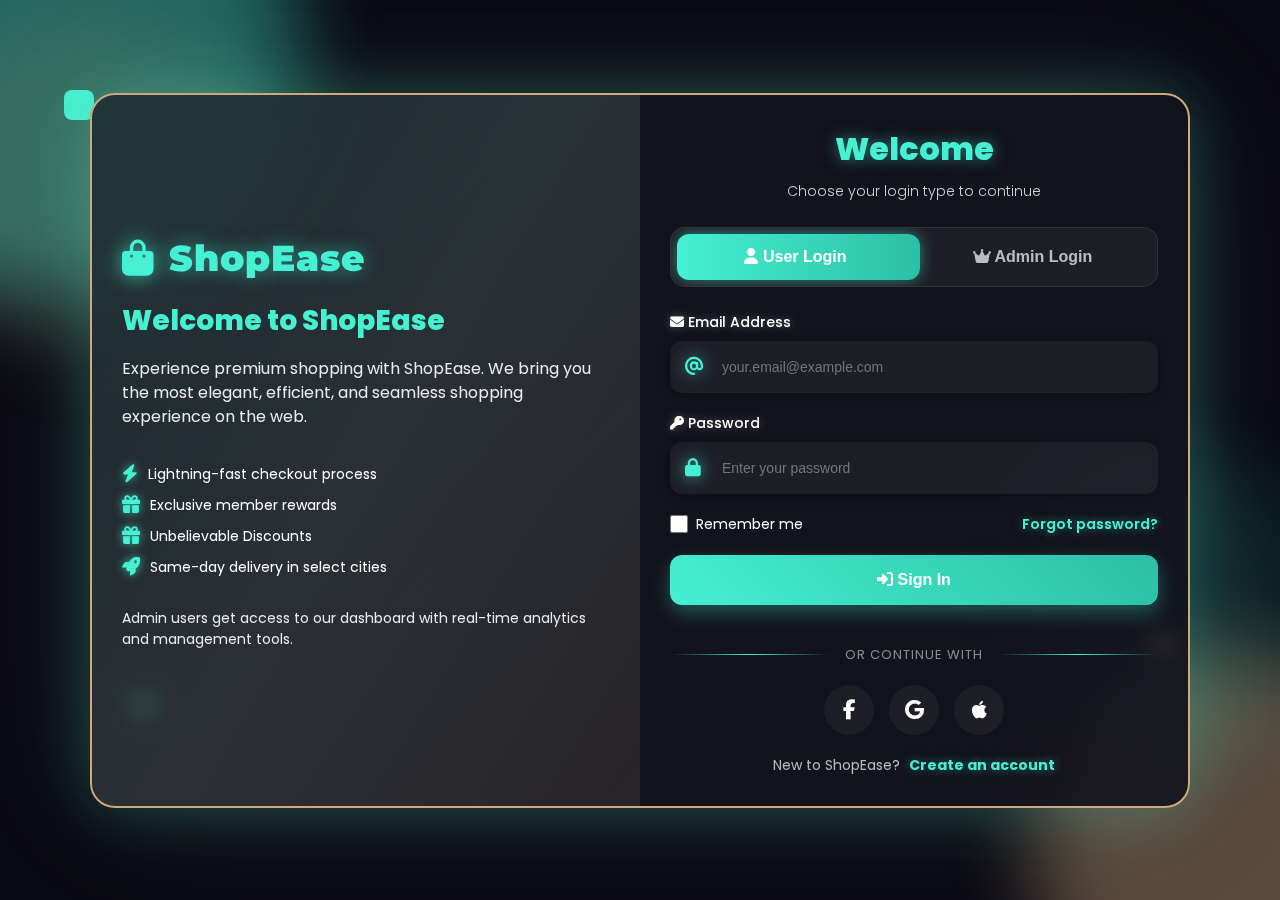
<file: backend/templates/login.html>
<!DOCTYPE html>
<html lang="en">
<head>
    <meta charset="UTF-8">
    <meta name="viewport" content="width=device-width, initial-scale=1.0">
    <title>ShopEase | Login</title>
    <link rel="stylesheet" href="https://cdnjs.cloudflare.com/ajax/libs/font-awesome/6.4.0/css/all.min.css">
    <link href="https://fonts.googleapis.com/css2?family=Poppins:wght@300;400;500;600;700;800;900&family=Montserrat:wght@800;900&family=Nunito:wght@400;700;900&display=swap" rel="stylesheet">
    <style>
        :root {
            --logo-color: #46F0D2;
            --border: #CFA97E;
            --dark-bg: #0a0a14;
            --card-bg: rgba(20, 20, 30, 0.9);
            --text-light: #ffffff;
            --text-glow: rgba(255, 255, 255, 0.8);
            --accent-color: #46F0D2;
            --secondary-color: #CFA97E;
            --accent-dark: #2BBFA6;
        }
        
        * {
            margin: 0;
            padding: 0;
            box-sizing: border-box;
        }
        
        body {
            background-color: var(--dark-bg);
            min-height: 100vh;
            display: flex;
            align-items: center;
            justify-content: center;
            color: var(--text-light);
            font-family: 'Poppins', sans-serif;
            overflow-x: hidden;
            position: relative;
            padding: 15px;
        }
        
        /* Background elements */
        .bg-element {
            position: fixed;
            border-radius: 50%;
            z-index: -1;
            opacity: 0.4;
            filter: blur(40px);
        }
        
        .bg-1 {
            width: 500px;
            height: 500px;
            background: var(--accent-color);
            top: -200px;
            left: -200px;
            animation: float 25s infinite ease-in-out;
        }
        
        .bg-2 {
            width: 400px;
            height: 400px;
            background: var(--secondary-color);
            bottom: -150px;
            right: -150px;
            animation: float 30s infinite ease-in-out reverse;
        }
        
        .bg-3 {
            width: 300px;
            height: 300px;
            background: rgba(46, 240, 210, 0.3);
            top: 50%;
            left: 80%;
            animation: float 20s infinite ease-in-out;
        }
        
        .bg-4 {
            width: 350px;
            height: 350px;
            background: rgba(207, 169, 126, 0.3);
            bottom: 60%;
            right: 80%;
            animation: float 35s infinite ease-in-out;
        }
        
        @keyframes float {
            0%, 100% { transform: translate(0, 0) rotate(0deg); }
            33% { transform: translate(30px, -50px) rotate(120deg); }
            66% { transform: translate(-20px, 40px) rotate(240deg); }
        }
        
        .container {
            display: flex;
            width: 95%;
            max-width: 1100px;
            min-height: 550px; /* REDUCED from 600px to 550px */
            height: auto;
            background: var(--card-bg);
            border-radius: 25px;
            overflow: hidden;
            position: relative;
            box-shadow: 
                0 0 60px rgba(70, 240, 210, 0.2),
                0 0 100px rgba(70, 240, 210, 0.1),
                0 0 140px rgba(207, 169, 126, 0.1);
            border: 2px solid var(--border);
            backdrop-filter: blur(10px);
        }
        
        /* Left section */
        .left-section {
            flex: 1;
            background: linear-gradient(135deg, rgba(70, 240, 210, 0.1), rgba(207, 169, 126, 0.1));
            padding: 30px; /* REDUCED from 40px */
            display: flex;
            flex-direction: column;
            justify-content: center;
            position: relative;
            overflow: hidden;
        }
        
        .left-section::before {
            content: '';
            position: absolute;
            width: 200%;
            height: 200%;
            background: 
                linear-gradient(90deg, transparent, rgba(255, 255, 255, 0.05), transparent);
            top: -50%;
            left: -50%;
            transform: rotate(30deg);
            animation: shine 8s infinite linear;
        }
        
        @keyframes shine {
            0% { transform: translateX(-100%) rotate(30deg); }
            100% { transform: translateX(100%) rotate(30deg); }
        }
        
        .logo {
            display: flex;
            align-items: center;
            margin-bottom: 20px; /* REDUCED from 30px */
            position: relative;
            z-index: 2;
        }
        
        .logo-icon {
            font-size: 36px; /* REDUCED from 42px */
            margin-right: 15px; /* REDUCED from 20px */
            color: var(--accent-color);
            filter: drop-shadow(0 0 10px rgba(70, 240, 210, 0.7));
        }
        
        .logo h1 {
            font-family: 'Montserrat', sans-serif;
            font-size: 36px; /* REDUCED from 42px */
            font-weight: 900;
            color: var(--accent-color);
            text-shadow: 0 0 20px rgba(70, 240, 210, 0.5);
            letter-spacing: 1px;
        }
        
        .left-section h2 {
            font-size: 28px; /* REDUCED from 36px */
            margin-bottom: 15px; /* REDUCED from 20px */
            position: relative;
            z-index: 2;
            font-weight: 800;
            color: var(--accent-color);
        }
        
        .left-section p {
            font-size: 16px; /* REDUCED from 18px */
            line-height: 1.5;
            opacity: 0.9;
            position: relative;
            z-index: 2;
            max-width: 500px;
            margin-bottom: 15px; /* REDUCED from 20px */
        }
        
        .feature-list {
            margin-top: 20px; /* REDUCED from 30px */
            position: relative;
            z-index: 2;
        }
        
        .feature-list li {
            display: flex;
            align-items: center;
            margin-bottom: 10px; /* REDUCED from 15px */
            font-size: 14px; /* REDUCED from 16px */
        }
        
        .feature-list i {
            margin-right: 10px; /* REDUCED from 12px */
            color: var(--accent-color);
            font-size: 18px; /* REDUCED from 20px */
            filter: drop-shadow(0 0 5px rgba(70, 240, 210, 0.7));
        }
        
        .left-section > p:last-child {
            margin-top: 20px; /* REDUCED from 30px */
            font-size: 14px;
        }
        
        /* Right section with forms */
        .right-section {
            flex: 1;
            padding: 30px; /* REDUCED from 40px */
            display: flex;
            flex-direction: column;
            justify-content: center;
        }
        
        .login-header {
            text-align: center;
            margin-bottom: 25px; /* REDUCED from 40px */
        }
        
        .login-header h2 {
            font-size: 32px; /* REDUCED from 38px */
            margin-bottom: 8px; /* REDUCED from 10px */
            font-weight: 800;
            color: var(--accent-color);
            text-shadow: 0 0 15px rgba(70, 240, 210, 0.5);
        }
        
        .login-header p {
            color: var(--text-glow);
            font-size: 14px; /* REDUCED from 16px */
            font-weight: 300;
        }
        
        /* Tab switcher */
        .login-tabs {
            display: flex;
            background: rgba(255, 255, 255, 0.05);
            border-radius: 15px;
            padding: 6px; /* REDUCED from 8px */
            margin-bottom: 25px; /* REDUCED from 40px */
            border: 1px solid rgba(255, 255, 255, 0.1);
            position: relative;
            overflow: hidden;
        }
        
        .login-tabs::before {
            content: '';
            position: absolute;
            width: 50%;
            height: calc(100% - 12px);
            background: linear-gradient(90deg, var(--accent-color), var(--accent-dark));
            border-radius: 12px;
            top: 6px;
            left: 6px;
            transition: all 0.5s cubic-bezier(0.68, -0.55, 0.27, 1.55);
            box-shadow: 0 0 15px rgba(70, 240, 210, 0.5);
        }
        
        .login-tabs.admin-active::before {
            left: calc(50% - 6px);
            background: linear-gradient(90deg, var(--secondary-color), rgba(207, 169, 126, 0.8));
        }
        
        .tab-btn {
            flex: 1;
            padding: 14px; /* REDUCED from 18px */
            border: none;
            background: transparent;
            font-size: 16px; /* REDUCED from 18px */
            font-weight: 700;
            cursor: pointer;
            border-radius: 12px;
            transition: all 0.3s ease;
            color: rgba(255, 255, 255, 0.7);
            position: relative;
            z-index: 2;
        }
        
        .tab-btn.active {
            color: white;
        }
        
        .login-form {
            display: none;
            animation: slideUp 0.7s cubic-bezier(0.68, -0.55, 0.27, 1.55);
        }
        
        @keyframes slideUp {
            from { opacity: 0; transform: translateY(30px); }
            to { opacity: 1; transform: translateY(0); }
        }
        
        .login-form.active {
            display: block;
        }
        
        .form-group {
            margin-bottom: 20px; /* REDUCED from 30px */
        }
        
        .form-group label {
            display: block;
            font-size: 14px; /* REDUCED from 16px */
            font-weight: 500;
            margin-bottom: 8px; /* REDUCED from 10px */
            color: var(--text-light);
            text-shadow: 0 0 10px rgba(255, 255, 255, 0.3);
        }
        
        .input-with-icon {
            position: relative;
        }
        
        .input-with-icon i {
            position: absolute;
            left: 15px; /* REDUCED from 20px */
            top: 50%;
            transform: translateY(-50%);
            color: var(--accent-color);
            font-size: 18px; /* REDUCED from 20px */
            filter: drop-shadow(0 0 8px rgba(70, 240, 210, 0.7));
            z-index: 2;
        }
        
        .form-control {
            width: 100%;
            padding: 16px 15px 16px 50px; /* REDUCED from 20px 20px 20px 60px */
            background: rgba(255, 255, 255, 0.05);
            border: 2px solid transparent;
            border-radius: 12px;
            font-size: 14px; /* REDUCED from 16px */
            transition: all 0.4s ease;
            color: white;
            box-shadow: 0 3px 10px rgba(0, 0, 0, 0.2);
        }
        
        .form-control:focus {
            outline: none;
            border-color: var(--accent-color);
            box-shadow: 
                0 0 15px rgba(70, 240, 210, 0.3),
                inset 0 0 15px rgba(70, 240, 210, 0.1);
            background: rgba(255, 255, 255, 0.08);
        }
        
        .remember-forgot {
            display: flex;
            justify-content: space-between;
            align-items: center;
            margin-bottom: 20px; /* REDUCED from 30px */
            font-size: 14px; /* REDUCED from 15px */
        }
        
        .remember {
            display: flex;
            align-items: center;
        }
        
        .remember input {
            margin-right: 8px; /* REDUCED from 10px */
            width: 18px; /* REDUCED from 20px */
            height: 18px;
            accent-color: var(--accent-color);
        }
        
        .forgot-link {
            color: var(--accent-color);
            text-decoration: none;
            font-weight: 600;
            text-shadow: 0 0 10px rgba(70, 240, 210, 0.5);
            transition: all 0.3s ease;
            position: relative;
            font-size: 14px;
        }
        
        .forgot-link:hover {
            color: var(--secondary-color);
        }
        
        .forgot-link::after {
            content: '';
            position: absolute;
            width: 0;
            height: 2px;
            background: var(--accent-color);
            bottom: -3px;
            left: 0;
            transition: width 0.3s ease;
        }
        
        .forgot-link:hover::after {
            width: 100%;
        }
        
        .login-btn {
            width: 100%;
            padding: 16px; /* REDUCED from 20px */
            background: linear-gradient(45deg, var(--accent-color), var(--accent-dark));
            color: white;
            border: none;
            border-radius: 12px;
            font-size: 16px; /* REDUCED from 18px */
            font-weight: 700;
            cursor: pointer;
            transition: all 0.4s ease;
            margin-bottom: 20px; /* REDUCED from 30px */
            box-shadow: 0 8px 20px rgba(70, 240, 210, 0.3);
            position: relative;
            overflow: hidden;
            z-index: 1;
        }
        
        .login-btn::before {
            content: '';
            position: absolute;
            top: 0;
            left: -100%;
            width: 100%;
            height: 100%;
            background: linear-gradient(90deg, transparent, rgba(255, 255, 255, 0.2), transparent);
            transition: left 0.7s ease;
            z-index: -1;
        }
        
        .login-btn:hover::before {
            left: 100%;
        }
        
        .login-btn:hover {
            transform: translateY(-5px);
            box-shadow: 
                0 12px 30px rgba(70, 240, 210, 0.4),
                0 0 20px rgba(70, 240, 210, 0.2);
        }
        
        .separator {
            display: flex;
            align-items: center;
            margin: 20px 0; /* REDUCED from 30px */
            color: rgba(255, 255, 255, 0.5);
        }
        
        .separator::before,
        .separator::after {
            content: '';
            flex: 1;
            height: 1px;
            background: linear-gradient(90deg, transparent, var(--accent-color), transparent);
        }
        
        .separator span {
            padding: 0 15px; /* REDUCED from 20px */
            font-size: 13px; /* REDUCED from 14px */
            text-transform: uppercase;
            letter-spacing: 1px;
        }
        
        .social-login {
            display: flex;
            justify-content: center;
            gap: 15px; /* REDUCED from 20px */
            margin-bottom: 20px; /* REDUCED from 30px */
        }
        
        .social-btn {
            display: flex;
            align-items: center;
            justify-content: center;
            width: 50px; /* REDUCED from 60px */
            height: 50px;
            border-radius: 50%;
            background: rgba(255, 255, 255, 0.05);
            border: 2px solid transparent;
            color: white;
            font-size: 20px; /* REDUCED from 24px */
            cursor: pointer;
            transition: all 0.4s cubic-bezier(0.68, -0.55, 0.27, 1.55);
            position: relative;
            overflow: hidden;
        }
        
        .social-btn::before {
            content: '';
            position: absolute;
            width: 100%;
            height: 100%;
            background: conic-gradient(from 0deg, var(--accent-color), var(--secondary-color), var(--accent-color));
            z-index: -1;
            opacity: 0;
            transition: opacity 0.4s ease;
        }
        
        .social-btn:hover::before {
            opacity: 1;
        }
        
        .social-btn:hover {
            transform: translateY(-5px) scale(1.1);
            box-shadow: 0 8px 20px rgba(70, 240, 210, 0.2);
        }
        
        .facebook-btn:hover {
            border-color: #3b5998;
            color: #3b5998;
        }
        
        .google-btn:hover {
            border-color: #db4437;
            color: #db4437;
        }
        
        .apple-btn:hover {
            border-color: white;
            color: white;
        }
        
        .register-link {
            text-align: center;
            font-size: 14px; /* REDUCED from 15px */
            color: rgba(255, 255, 255, 0.7);
        }
        
        .register-link a {
            color: var(--accent-color);
            text-decoration: none;
            font-weight: 700;
            text-shadow: 0 0 10px rgba(70, 240, 210, 0.5);
            margin-left: 5px;
            position: relative;
        }
        
        .register-link a::after {
            content: '';
            position: absolute;
            width: 0;
            height: 2px;
            background: var(--accent-color);
            bottom: -3px;
            left: 0;
            transition: width 0.3s ease;
        }
        
        .register-link a:hover::after {
            width: 100%;
        }
        
        .admin-note {
            background: rgba(70, 240, 210, 0.1);
            border-left: 4px solid var(--accent-color);
            padding: 12px; /* REDUCED from 15px */
            border-radius: 8px;
            margin-top: 15px; /* REDUCED from 25px */
            font-size: 13px; /* REDUCED from 14px */
            color: var(--accent-color);
            text-shadow: 0 0 10px rgba(70, 240, 210, 0.3);
            animation: pulse 2s infinite;
        }
        
        @keyframes pulse {
            0%, 100% { opacity: 0.8; }
            50% { opacity: 1; }
        }
        
        /* Floating shapes - optional to remove if still too crowded */
        .floating-shape {
            position: absolute;
            width: 30px; /* REDUCED from 40px */
            height: 30px;
            background: rgba(70, 240, 210, 0.2);
            border-radius: 8px;
            z-index: -1;
            animation: floatShape 15s infinite linear;
        }
        
        .shape-1 {
            top: 10%;
            left: 5%;
            background: var(--accent-color);
            animation-delay: 0s;
        }
        
        .shape-2 {
            top: 70%;
            right: 8%;
            background: var(--secondary-color);
            border-radius: 50%;
            animation-delay: -5s;
        }
        
        .shape-3 {
            bottom: 20%;
            left: 10%;
            background: var(--accent-color);
            border-radius: 0;
            animation-delay: -10s;
        }
        
        @keyframes floatShape {
            0% { transform: translate(0, 0) rotate(0deg); }
            25% { transform: translate(20px, -30px) rotate(90deg); }
            50% { transform: translate(40px, 10px) rotate(180deg); }
            75% { transform: translate(10px, 30px) rotate(270deg); }
            100% { transform: translate(0, 0) rotate(360deg); }
        }
        
        /* Responsive design */
        @media (max-width: 992px) {
            .container {
                flex-direction: column;
                margin: 20px 0;
                min-height: auto;
            }
            
            .left-section, .right-section {
                padding: 25px;
            }
            
            .logo h1 {
                font-size: 32px;
            }
            
            .left-section h2 {
                font-size: 26px;
            }
        }
        
        @media (max-width: 768px) {
            body {
                padding: 10px;
            }
            
            .container {
                min-height: auto;
                max-width: 95%;
            }
            
            .logo h1 {
                font-size: 28px;
            }
            
            .left-section h2 {
                font-size: 24px;
            }
            
            .login-header h2 {
                font-size: 26px;
            }
        }
        
        @media (max-width: 576px) {
            .left-section, .right-section {
                padding: 20px 15px;
            }
            
            .logo h1 {
                font-size: 24px;
            }
            
            .left-section h2 {
                font-size: 20px;
            }
            
            .login-header h2 {
                font-size: 22px;
            }
            
            .remember-forgot {
                flex-direction: column;
                align-items: flex-start;
                gap: 10px;
            }
            
            .social-btn {
                width: 45px;
                height: 45px;
                font-size: 18px;
            }
            
            .floating-shape {
                display: none; /* Hide floating shapes on small screens */
            }
        }
    </style>
</head>
<body>
    <!-- Background elements -->
    <div class="bg-element bg-1"></div>
    <div class="bg-element bg-2"></div>
    <div class="bg-element bg-3"></div>
    <div class="bg-element bg-4"></div>
    
    <!-- Floating shapes -->
    <div class="floating-shape shape-1"></div>
    <div class="floating-shape shape-2"></div>
    <div class="floating-shape shape-3"></div>
    
    <div class="container">
        <!-- Left Section with Branding -->
        <div class="left-section">
            <div class="logo">
                <i class="fas fa-shopping-bag logo-icon"></i>
                <h1>ShopEase</h1>
            </div>
            <h2>Welcome to ShopEase</h2>
            <p>Experience premium shopping with ShopEase. We bring you the most elegant, efficient, and seamless shopping experience on the web.</p>
            
            <ul class="feature-list">
                <li><i class="fas fa-bolt"></i> Lightning-fast checkout process</li>
                <li><i class="fas fa-gift"></i> Exclusive member rewards</li>
                <li><i class="fas fa-gift"></i> Unbelievable Discounts</li>
                <li><i class="fas fa-rocket"></i> Same-day delivery in select cities</li>
            </ul>
            
            <p>Admin users get access to our dashboard with real-time analytics and management tools.</p>
        </div>
        
        <!-- Right Section with Forms -->
        <div class="right-section">
            <div class="login-header">
                <h2>Welcome</h2>
                <p>Choose your login type to continue</p>
            </div>
            
            <!-- Tab Switcher -->
            <div class="login-tabs" id="loginTabs">
                <button class="tab-btn active" id="user-tab">
                    <i class="fas fa-user"></i> User Login
                </button>
                <button class="tab-btn" id="admin-tab">
                    <i class="fas fa-crown"></i> Admin Login
                </button>
            </div>
            
            <!-- User Login Form -->
            <div class="login-form active" id="user-form">
                <form id="userLoginForm">
                    <div class="form-group">
                        <label for="user-email"><i class="fas fa-envelope"></i> Email Address</label>
                        <div class="input-with-icon">
                            <i class="fas fa-at"></i>
                            <input type="email" id="user-email" class="form-control" placeholder="your.email@example.com" required>
                        </div>
                    </div>
                    
                    <div class="form-group">
                        <label for="user-password"><i class="fas fa-key"></i> Password</label>
                        <div class="input-with-icon">
                            <i class="fas fa-lock"></i>
                            <input type="password" id="user-password" class="form-control" placeholder="Enter your password" required>
                        </div>
                    </div>
                    
                    <div class="remember-forgot">
                        <div class="remember">
                            <input type="checkbox" id="remember-user">
                            <label for="remember-user">Remember me</label>
                        </div>
                        <a href="#" class="forgot-link">Forgot password?</a>
                    </div>
                    
                    <button type="submit" class="login-btn">
                        <i class="fas fa-sign-in-alt"></i> Sign In
                    </button>
                    
                    <div class="separator">
                        <span>Or continue with</span>
                    </div>
                    
                    <div class="social-login">
                        <div class="social-btn facebook-btn">
                            <i class="fab fa-facebook-f"></i>
                        </div>
                        <div class="social-btn google-btn">
                            <i class="fab fa-google"></i>
                        </div>
                        <div class="social-btn apple-btn">
                            <i class="fab fa-apple"></i>
                        </div>
                    </div>
                    
                    <div class="register-link">
                        New to ShopEase?
                        <a href="#" id="register-link">Create an account</a>
                    </div>
                </form>
            </div>
            
            <!-- Admin Login Form -->
            <div class="login-form" id="admin-form">
                <form id="adminLoginForm">
                    <div class="form-group">
                        <label for="admin-username"><i class="fas fa-user-shield"></i> Admin Username</label>
                        <div class="input-with-icon">
                            <i class="fas fa-user-ninja"></i>
                            <input type="text" id="admin-username" class="form-control" placeholder="Enter your admin username" required>
                        </div>
                    </div>
                    
                    <div class="form-group">
                        <label for="admin-password"><i class="fas fa-fingerprint"></i> Admin Password</label>
                        <div class="input-with-icon">
                            <i class="fas fa-lock"></i>
                            <input type="password" id="admin-password" class="form-control" placeholder="Enter your admin password" required>
                        </div>
                    </div>
                    
                    <div class="remember-forgot">
                        <div class="remember">
                            <input type="checkbox" id="remember-admin">
                            <label for="remember-admin">Remember this device</label>
                        </div>
                        <a href="#" class="forgot-link">Need a reset?</a>
                    </div>
                    
                    <button type="submit" class="login-btn">
                        <i class="fas fa-tachometer-alt"></i> Access Dashboard
                    </button>
                    
                    <div class="admin-note">
                        <i class="fas fa-exclamation-triangle"></i> <strong>Security Notice:</strong> Admin access is monitored 24/7. Any unauthorized attempts will trigger security protocols.
                    </div>
                </form>
            </div>
        </div>
    </div>

   <script>
    // Set base API URL
    const API_BASE_URL = 'http://localhost:5000';
    
    // Tab switching
    const userTab = document.getElementById('user-tab');
    const adminTab = document.getElementById('admin-tab');
    const userForm = document.getElementById('user-form');
    const adminForm = document.getElementById('admin-form');
    const loginTabs = document.getElementById('loginTabs');
    
    userTab.addEventListener('click', () => {
        userTab.classList.add('active');
        adminTab.classList.remove('active');
        userForm.classList.add('active');
        adminForm.classList.remove('active');
        loginTabs.classList.remove('admin-active');
    });
    
    adminTab.addEventListener('click', () => {
        adminTab.classList.add('active');
        userTab.classList.remove('active');
        adminForm.classList.add('active');
        userForm.classList.remove('active');
        loginTabs.classList.add('admin-active');
    });
    
    // User Login Form Submission
    document.getElementById('userLoginForm').addEventListener('submit', async function(e) {
        e.preventDefault();
        const email = document.getElementById('user-email').value;
        const password = document.getElementById('user-password').value;
        
        const loginBtn = this.querySelector('.login-btn');
        loginBtn.innerHTML = '<i class="fas fa-spinner fa-spin"></i> Signing In...';
        loginBtn.disabled = true;
        
        try {
            const response = await fetch(`${API_BASE_URL}/api/login`, {
                method: 'POST',
                headers: {
                    'Content-Type': 'application/json'
                },
                credentials: 'include',
                body: JSON.stringify({
                    username: email,
                    password: password
                })
            });
            
            const data = await response.json();
            
            if (data.success) {
                loginBtn.innerHTML = '<i class="fas fa-check"></i> Success!';
                loginBtn.style.background = 'linear-gradient(45deg, var(--accent-color), #2BBFA6)';
     // In admin login form submission, change this:
if (data.user.role === 'admin') {
    loginBtn.innerHTML = '<i class="fas fa-shield-alt"></i> Access Granted!';
    loginBtn.style.background = 'linear-gradient(45deg, var(--accent-color), #2BBFA6)';
    
    // Redirect to admin dashboard - CHANGE THIS LINE
    setTimeout(() => {
        window.location.href = 'http://localhost:8000/admin-dashboard.html';  // Changed to port 8000
    }, 1000);
}
            } else {
                loginBtn.innerHTML = '<i class="fas fa-exclamation-triangle"></i> ' + data.error;
                loginBtn.style.background = 'linear-gradient(45deg, #ff0000, #ff6600)';
                
                setTimeout(() => {
                    loginBtn.innerHTML = '<i class="fas fa-sign-in-alt"></i> Sign In';
                    loginBtn.style.background = 'linear-gradient(45deg, var(--accent-color), var(--accent-dark))';
                    loginBtn.disabled = false;
                }, 2000);
            }
        } catch (error) {
            console.error('Login error:', error);
            loginBtn.innerHTML = '<i class="fas fa-exclamation-triangle"></i> Connection Error';
            loginBtn.style.background = 'linear-gradient(45deg, #ff0000, #ff6600)';
            
            setTimeout(() => {
                loginBtn.innerHTML = '<i class="fas fa-sign-in-alt"></i> Sign In';
                loginBtn.style.background = 'linear-gradient(45deg, var(--accent-color), var(--accent-dark))';
                loginBtn.disabled = false;
            }, 2000);
        }
    });
    
    // Admin Login Form Submission
    document.getElementById('adminLoginForm').addEventListener('submit', async function(e) {
        e.preventDefault();
        const username = document.getElementById('admin-username').value;
        const password = document.getElementById('admin-password').value;
        
        const loginBtn = this.querySelector('.login-btn');
        loginBtn.innerHTML = '<i class="fas fa-spinner fa-spin"></i> Verifying Credentials...';
        loginBtn.disabled = true;
        
        try {
            const response = await fetch(`${API_BASE_URL}/api/login`, {
                method: 'POST',
                headers: {
                    'Content-Type': 'application/json'
                },
                credentials: 'include',
                body: JSON.stringify({
                    username: username,
                    password: password
                })
            });
            
            const data = await response.json();
            
            if (data.success) {
                if (data.user.role === 'admin') {
                    loginBtn.innerHTML = '<i class="fas fa-shield-alt"></i> Access Granted!';
                    loginBtn.style.background = 'linear-gradient(45deg, var(--accent-color), #2BBFA6)';
                    
                    // Redirect to admin dashboard
                    setTimeout(() => {
                        window.location.href = `${API_BASE_URL}/admin-dashboard`;
                    }, 1000);
                } else {
                    // User is not admin
                    loginBtn.innerHTML = '<i class="fas fa-ban"></i> Admin Access Required!';
                    loginBtn.style.background = 'linear-gradient(45deg, #ff0000, #990000)';
                    
                    setTimeout(() => {
                        loginBtn.innerHTML = '<i class="fas fa-tachometer-alt"></i> Access Dashboard';
                        loginBtn.style.background = 'linear-gradient(45deg, var(--accent-color), var(--accent-dark))';
                        loginBtn.disabled = false;
                    }, 2000);
                }
            } else {
                loginBtn.innerHTML = '<i class="fas fa-ban"></i> ' + data.error;
                loginBtn.style.background = 'linear-gradient(45deg, #ff0000, #990000)';
                
                setTimeout(() => {
                    loginBtn.innerHTML = '<i class="fas fa-tachometer-alt"></i> Access Dashboard';
                    loginBtn.style.background = 'linear-gradient(45deg, var(--accent-color), var(--accent-dark))';
                    loginBtn.disabled = false;
                }, 2000);
            }
        } catch (error) {
            console.error('Admin login error:', error);
            loginBtn.innerHTML = '<i class="fas fa-exclamation-triangle"></i> Connection Error';
            loginBtn.style.background = 'linear-gradient(45deg, #ff0000, #ff6600)';
            
            setTimeout(() => {
                loginBtn.innerHTML = '<i class="fas fa-tachometer-alt"></i> Access Dashboard';
                loginBtn.style.background = 'linear-gradient(45deg, var(--accent-color), var(--accent-dark))';
                loginBtn.disabled = false;
            }, 2000);
        }
    });
    
// Check if user is already logged in
async function checkAuthStatus() {
    try {
        const response = await fetch(`${API_BASE_URL}/api/check-auth`, {
            credentials: 'include'
        });
        const data = await response.json();
        
        if (data.authenticated) {
            // User is already logged in, redirect based on role
            if (data.user.role === 'admin') {
                window.location.href = 'http://localhost:8000/admin-dashboard.html';  // Changed to port 8000
            } else {
                window.location.href = 'http://localhost:8000/index.html';
            }
        }
    } catch (error) {
        console.log('Not logged in');
    }
}
    // Social login buttons
    document.querySelectorAll('.social-btn').forEach(btn => {
        btn.addEventListener('click', function() {
            const platform = this.classList.contains('facebook-btn') ? 'Facebook' : 
                            this.classList.contains('google-btn') ? 'Google' : 'Apple';
            
            this.style.transform = 'translateY(-15px) scale(1.2)';
            this.style.boxShadow = '0 20px 40px rgba(70, 240, 210, 0.3)';
            
            setTimeout(() => {
                this.style.transform = 'translateY(-8px) scale(1.1)';
                this.style.boxShadow = '0 10px 25px rgba(70, 240, 210, 0.2)';
            }, 300);
            
            alert(`Connecting with ${platform}...\n\nRedirecting to ${platform} authentication.`);
        });
    });
    
    // Register link
    document.getElementById('register-link').addEventListener('click', function(e) {
        e.preventDefault();
        alert(`Welcome to ShopEase Registration!\n\nRegistration includes:\n• Premium profile customization\n• Exclusive member benefits\n• Early access to sales\n• Personalized shopping experience\n• Monthly exclusive offers!`);
    });
    
    // Input focus effects
    document.querySelectorAll('.form-control').forEach(input => {
        input.addEventListener('focus', function() {
            this.parentElement.parentElement.style.transform = 'scale(1.02)';
            this.parentElement.parentElement.style.transition = 'transform 0.3s ease';
        });
        
        input.addEventListener('blur', function() {
            this.parentElement.parentElement.style.transform = 'scale(1)';
        });
    });
    
    // Call checkAuthStatus when page loads
    document.addEventListener('DOMContentLoaded', checkAuthStatus);
</script>
</body>
</html>
</file>
